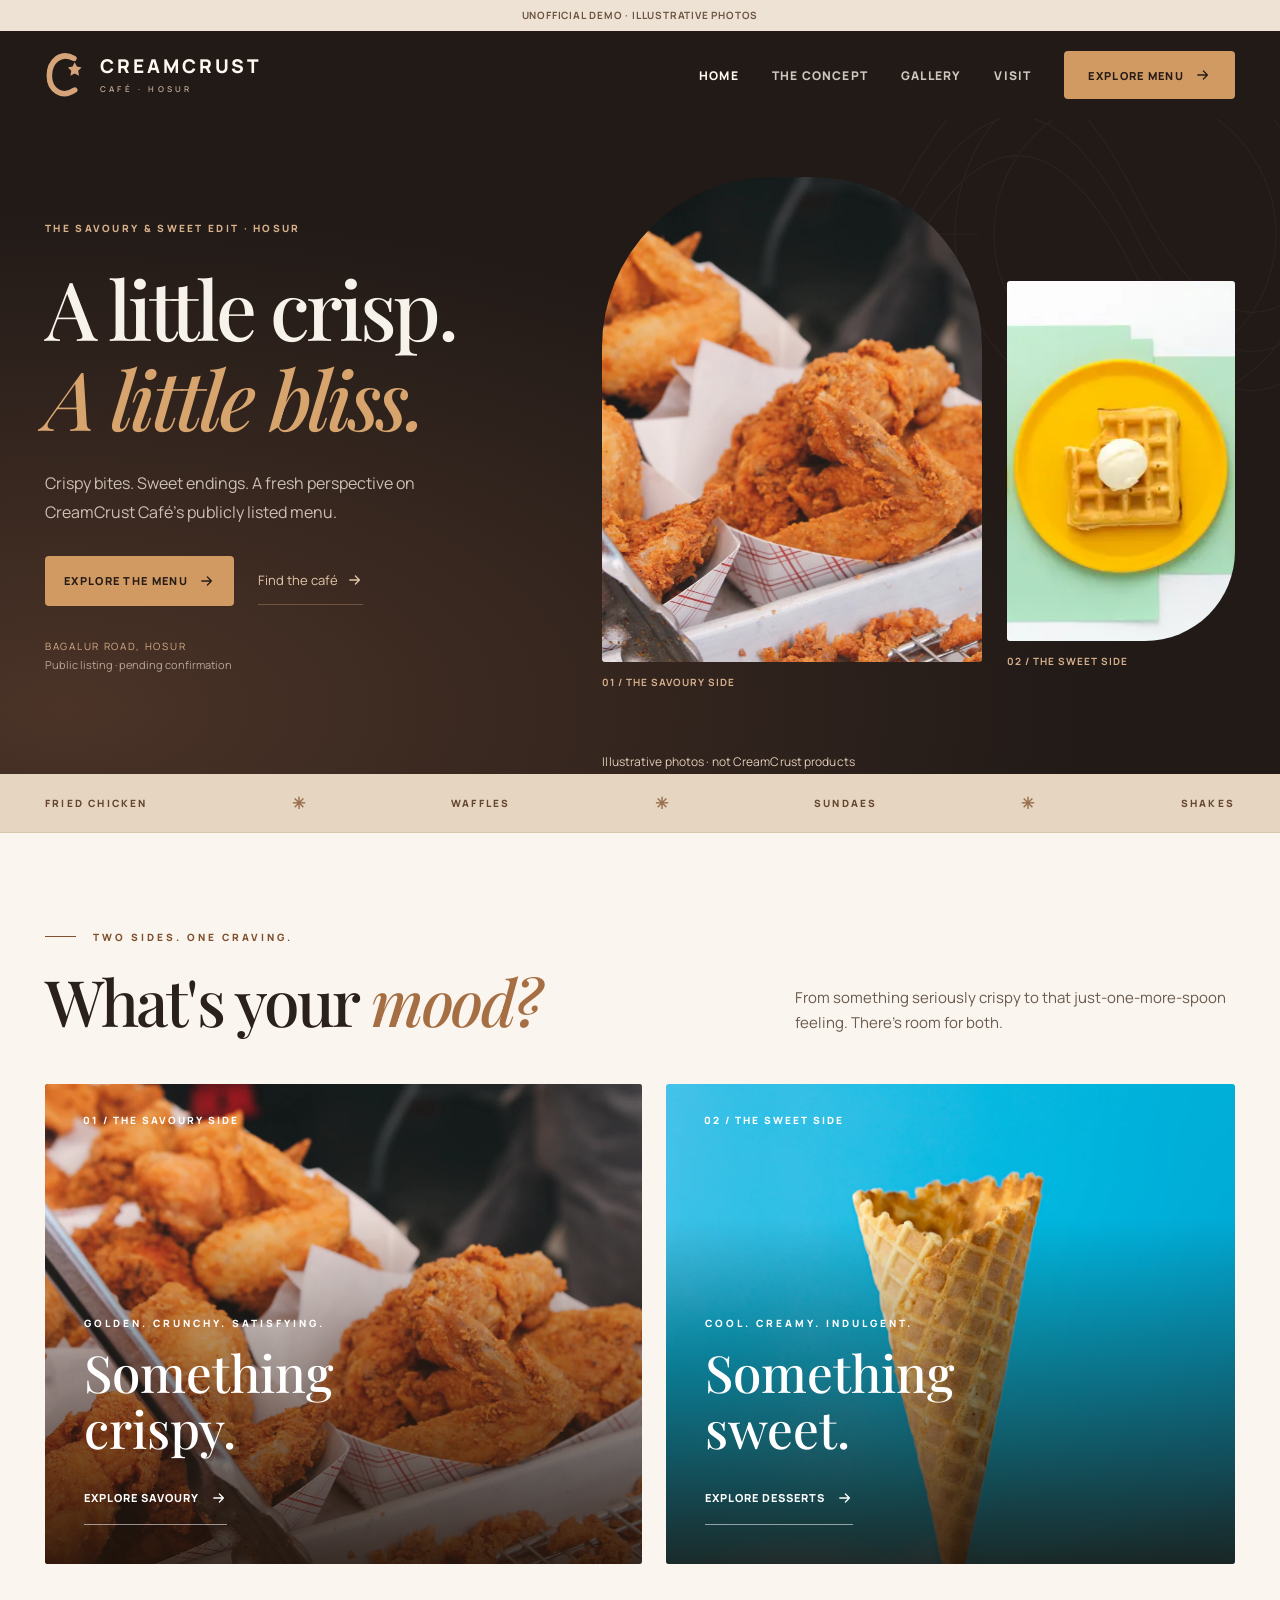
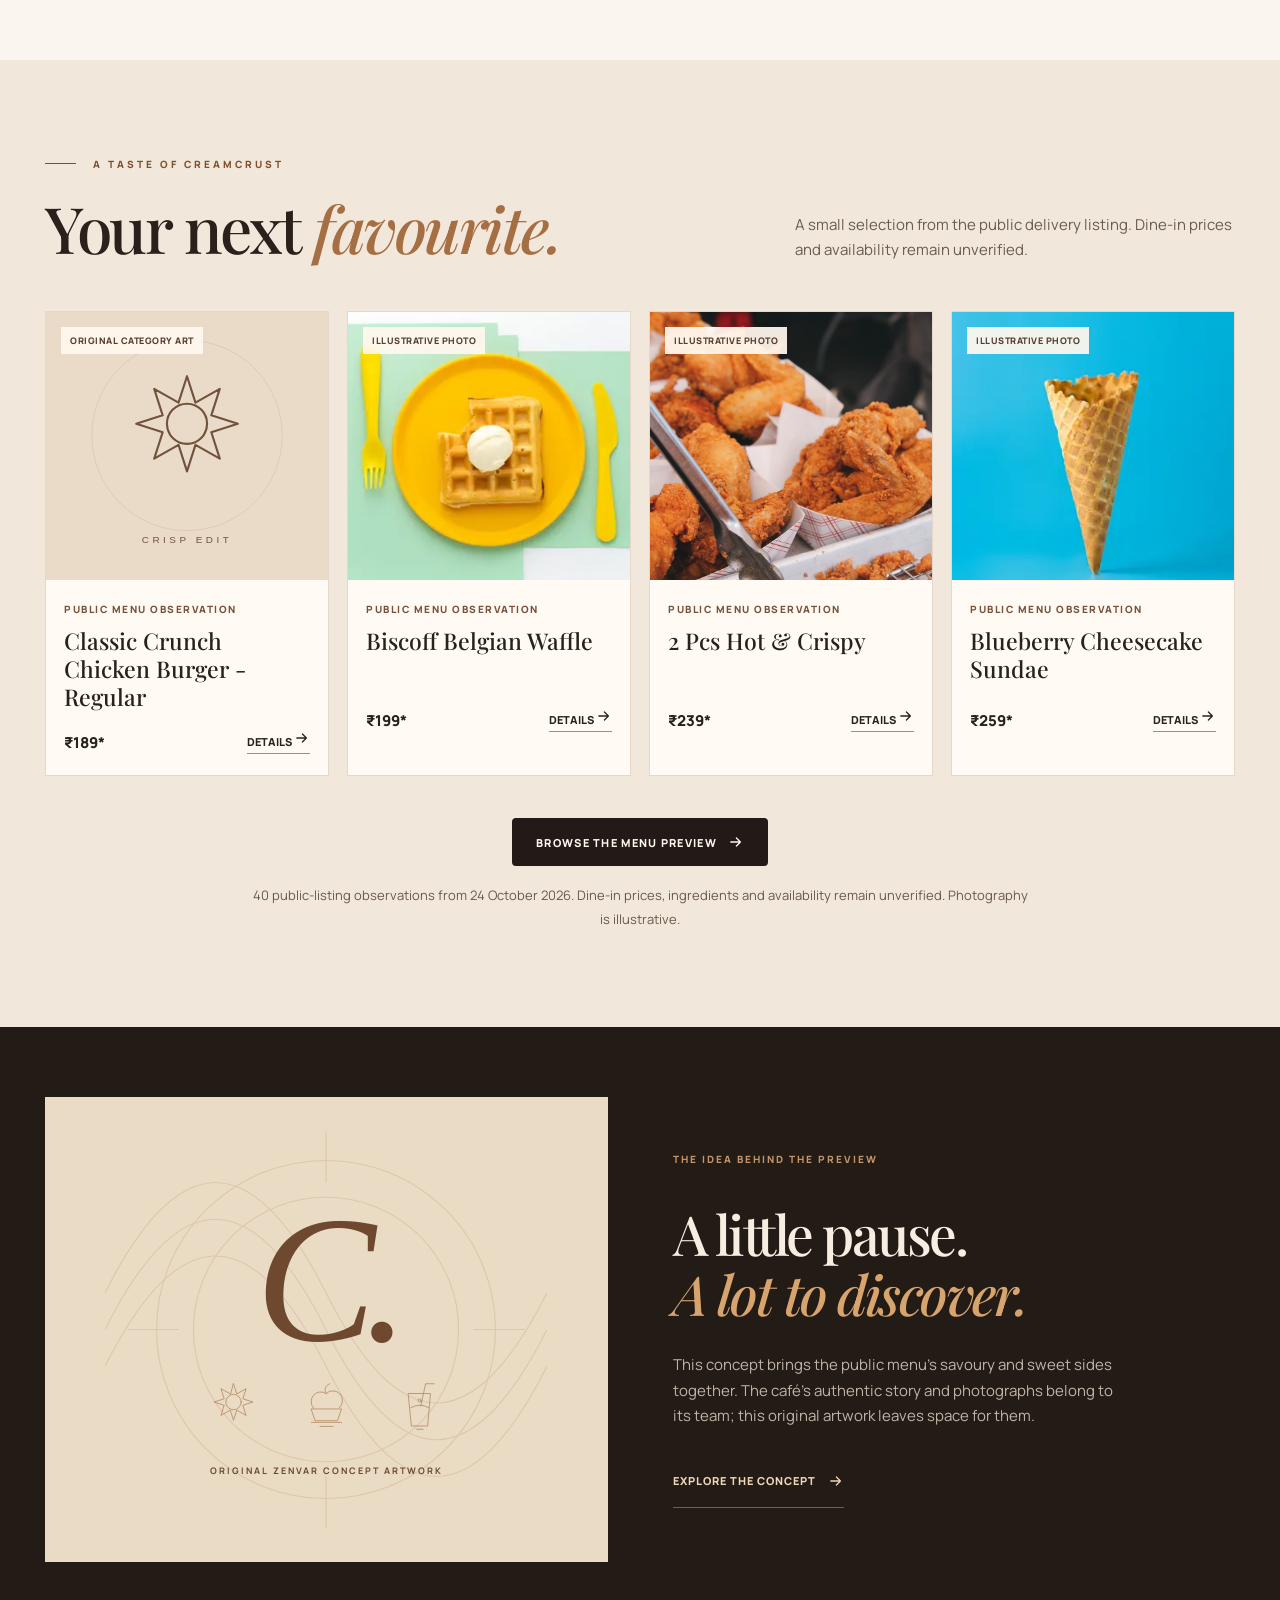
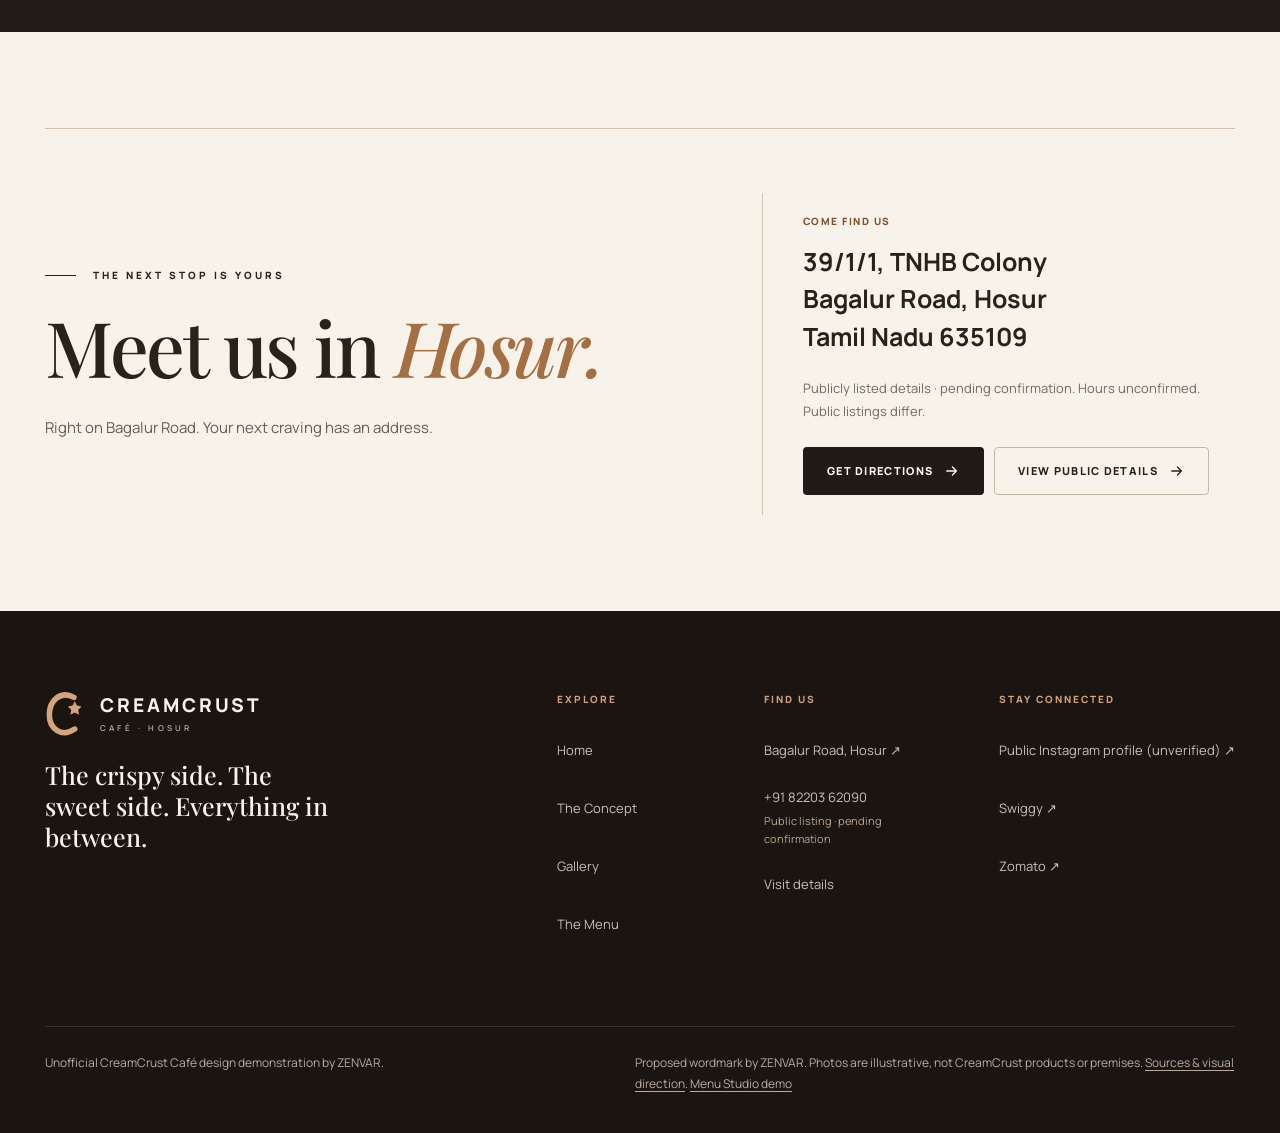
<file: index.html>
<!doctype html><html lang="en"><head><meta charset="utf-8"><meta name="viewport" content="width=device-width,initial-scale=1"><meta name="theme-color" content="#211a17"><meta name="robots" content="noindex,nofollow"><meta name="description" content="An independent ZENVAR design demonstration for CreamCrust Cafe, Hosur. Not an official website."><title>A Little Crisp. A Little Bliss. · CreamCrust Café | ZENVAR Concept</title><link rel="preload" href="assets/fonts/font-0.woff2" as="font" type="font/woff2" crossorigin><link rel="preload" href="assets/fonts/font-4.woff2" as="font" type="font/woff2" crossorigin><link rel="preload" href="assets/fonts/font-5.woff2" as="font" type="font/woff2" crossorigin><link rel="preload" href="assets/fonts/font-6.woff2" as="font" type="font/woff2" crossorigin><link rel="icon" type="image/svg+xml" href="assets/favicon.svg"><link rel="stylesheet" href="assets/css/fonts.css"><link rel="stylesheet" href="assets/css/site.css"><link rel="stylesheet" href="assets/css/site-polish.css"><link rel="stylesheet" href="assets/css/no-contact.css"></head><body><div class="concept-ribbon" role="region" aria-label="Preview status">UNOFFICIAL DEMO · ILLUSTRATIVE PHOTOS</div><a class="skip-link" href="#main">Skip to content</a><header class="brand-header"><div class="container header-main"><a class="brandmark" href="index.html" aria-label="CreamCrust homepage — proposed ZENVAR wordmark" title="Proposed wordmark by ZENVAR"><svg class="brand-icon" viewBox="0 0 52 58" fill="none" aria-hidden="true"><path d="M36 8C19-1 5 12 5 30s16 29 32 18" stroke="currentColor" stroke-width="7" stroke-linecap="round"/><path d="m37 13 2.7 5.4 6 1-4.3 4.3 1 6.2-5.4-2.9-5.4 2.9 1-6.2-4.3-4.3 6-1L37 13Z" fill="currentColor"/></svg><span class="brand-word">CREAMCRUST<small>CAFÉ · HOSUR</small></span></a><nav class="header-links" aria-label="Main navigation"><a class="is-active" href="index.html">Home</a><a class="" href="story/">The Concept</a><a class="" href="gallery/">Gallery</a><a class="" href="visit/">Visit</a><a class="button button-primary" href="menu/">EXPLORE MENU <svg width="16" height="16" viewBox="0 0 20 20" fill="none" aria-hidden="true"><path d="M3.5 10h12m-5-5 5 5-5 5" stroke="currentColor" stroke-width="1.6" stroke-linecap="round" stroke-linejoin="round"/></svg></a></nav><a class="mobile-menu-link" href="menu/">Menu ↗</a><button class="menu-toggle" type="button" aria-expanded="false" aria-controls="nav-mobile" aria-label="Open navigation"><svg width="20" height="20" viewBox="0 0 20 20" fill="none"><path d="M2 5h16M2 10h16M2 15h16" stroke="currentColor" stroke-width="1.5"/></svg></button></div><nav class="nav-mobile" id="nav-mobile" aria-label="Mobile navigation"><a href="index.html">Home</a><a href="story/">The Concept</a><a href="gallery/">Gallery</a><a href="visit/">Visit</a><a href="menu/">Explore the Menu ↗</a></nav></header><main id="main"><section class="hero" aria-label="CreamCrust homepage hero"><div class="container hero-grid"><div class="hero-copy"><p class="eyebrow">THE SAVOURY &amp; SWEET EDIT · HOSUR</p><h1 class="display"><span class="line">A little crisp.</span><span class="line"><em>A little bliss.</em></span></h1><p class="hero-description">Crispy bites. Sweet endings. A fresh perspective on CreamCrust Café’s publicly listed menu.</p><div class="hero-actions"><a href="menu/" class="button button-primary">EXPLORE THE MENU <svg width="16" height="16" viewBox="0 0 20 20" fill="none" aria-hidden="true"><path d="M3.5 10h12m-5-5 5 5-5 5" stroke="currentColor" stroke-width="1.6" stroke-linecap="round" stroke-linejoin="round"/></svg></a><a href="visit/" class="hero-text-link">Find the café <svg width="16" height="16" viewBox="0 0 20 20" fill="none" aria-hidden="true"><path d="M3.5 10h12m-5-5 5 5-5 5" stroke="currentColor" stroke-width="1.6" stroke-linecap="round" stroke-linejoin="round"/></svg></a></div><p class="hero-location">BAGALUR ROAD, HOSUR <span>Public listing · pending confirmation</span></p></div><div class="hero-art"><figure class="hero-main-photo"><img src="assets/images/nc-chicken.webp" srcset="assets/images/nc-chicken-small.webp 320w, assets/images/nc-chicken-medium.webp 640w, assets/images/nc-chicken.webp 1200w" sizes="(max-width:760px) 420px, (max-width:1100px) 600px, 780px" data-fallback="/assets/art/hero-fallback.svg" alt="Fried chicken on brown paper; illustrative category photograph; not a CreamCrust product" width="1200" height="800" fetchpriority="high"><figcaption>01 / THE SAVOURY SIDE</figcaption></figure><figure class="hero-spot-photo"><img src="assets/images/nc-waffle.webp" srcset="assets/images/nc-waffle-small.webp 320w, assets/images/nc-waffle-medium.webp 640w, assets/images/nc-waffle.webp 1200w" sizes="(max-width:760px) 34vw, 20vw" data-fallback="/assets/art/hero-fallback.svg" alt="Waffles with ice cream; illustrative category photograph; not a CreamCrust product" width="1200" height="1385"><figcaption>02 / THE SWEET SIDE</figcaption></figure><p class="hero-photo-caption">Illustrative photos · not CreamCrust products</p></div></div></section><div class="range-strip"><div class="container"><span>FRIED CHICKEN</span><i>✳</i><span>WAFFLES</span><i>✳</i><span>SUNDAES</span><i>✳</i><span>SHAKES</span></div></div>
<section class="section-pad craving-section" id="cravings"><div class="container"><div class="section-heading"><div><p class="eyebrow"><span class="tiny-line"></span> TWO SIDES. ONE CRAVING.</p><h2 class="display section-title">What's your <em>mood?</em></h2></div><p class="section-note">From something seriously crispy to that just-one-more-spoon feeling. There's room for both.</p></div><div class="craving-grid"><a class="craving-card crispy" href="menu/#category-fried-chicken"><div class="image-visual"><img src="assets/images/nc-chicken.webp" srcset="assets/images/nc-chicken-small.webp 320w, assets/images/nc-chicken-medium.webp 640w, assets/images/nc-chicken.webp 1200w" sizes="(max-width:760px) 600px, 900px" data-fallback="/assets/art/category-crisp.svg" alt="Fried chicken on brown paper; illustrative category photograph; not a CreamCrust product" width="1100" height="1100" loading="lazy"></div><span class="card-top">01 / THE SAVOURY SIDE</span><div class="content"><p class="eyebrow">GOLDEN. CRUNCHY. SATISFYING.</p><h3>Something<br>crispy.</h3><span class="small-arrow">EXPLORE SAVOURY <svg width="16" height="16" viewBox="0 0 20 20" fill="none" aria-hidden="true"><path d="M3.5 10h12m-5-5 5 5-5 5" stroke="currentColor" stroke-width="1.6" stroke-linecap="round" stroke-linejoin="round"/></svg></span></div></a><a class="craving-card sweet" href="menu/#category-sundaes"><div class="image-visual"><img src="assets/images/nc-icecream.webp" srcset="assets/images/nc-icecream-small.webp 320w, assets/images/nc-icecream-medium.webp 640w, assets/images/nc-icecream.webp 1200w" sizes="(max-width:760px) 600px, 900px" data-fallback="/assets/art/category-sweet.svg" alt="Ice cream cone against a coloured background; illustrative photograph; not a CreamCrust product" width="1100" height="1100" loading="lazy"></div><span class="card-top">02 / THE SWEET SIDE</span><div class="content"><p class="eyebrow">COOL. CREAMY. INDULGENT.</p><h3>Something<br>sweet.</h3><span class="small-arrow">EXPLORE DESSERTS <svg width="16" height="16" viewBox="0 0 20 20" fill="none" aria-hidden="true"><path d="M3.5 10h12m-5-5 5 5-5 5" stroke="currentColor" stroke-width="1.6" stroke-linecap="round" stroke-linejoin="round"/></svg></span></div></a></div></div></section>
<section class="section-pad feature-section" id="features"><div class="container"><div class="section-heading"><div><p class="eyebrow"><span class="tiny-line"></span> A TASTE OF CREAMCRUST</p><h2 class="display section-title">Your next <em>favourite.</em></h2></div><p class="section-note">A small selection from the public delivery listing. Dine-in prices and availability remain unverified.</p></div><div class="featured-items"><article class="featured-item" data-featured="classic-crunch-chicken-burger-regular"><a class="featured-image" href="menu/?item=classic-crunch-chicken-burger-regular" aria-label="View Classic Crunch Chicken Burger - Regular"><img src="assets/art/category-crisp.svg" data-fallback="/assets/art/category-crisp.svg" alt="Category illustration, not a photograph of this menu item" width="550" height="524" loading="lazy"><span>Original category art</span></a><div class="featured-content"><p>Public menu observation</p><h3>Classic Crunch Chicken Burger - Regular</h3><div class="featured-meta"><span class="price-text">₹189*</span><a href="menu/?item=classic-crunch-chicken-burger-regular">Details <svg width="16" height="16" viewBox="0 0 20 20" fill="none" aria-hidden="true"><path d="M3.5 10h12m-5-5 5 5-5 5" stroke="currentColor" stroke-width="1.6" stroke-linecap="round" stroke-linejoin="round"/></svg></a></div></div></article><article class="featured-item" data-featured="biscoff-belgian-waffle"><a class="featured-image" href="menu/?item=biscoff-belgian-waffle" aria-label="View Biscoff Belgian Waffle"><img src="assets/images/nc-waffle.webp" srcset="assets/images/nc-waffle-small.webp 320w, assets/images/nc-waffle-medium.webp 640w, assets/images/nc-waffle.webp 1200w" sizes="(max-width:760px) 48vw, 23vw" data-fallback="/assets/art/category-crisp.svg" alt="Waffles with ice cream; illustrative category photograph; not a CreamCrust product" width="550" height="524" loading="lazy"><span>Illustrative photo</span></a><div class="featured-content"><p>Public menu observation</p><h3>Biscoff Belgian Waffle</h3><div class="featured-meta"><span class="price-text">₹199*</span><a href="menu/?item=biscoff-belgian-waffle">Details <svg width="16" height="16" viewBox="0 0 20 20" fill="none" aria-hidden="true"><path d="M3.5 10h12m-5-5 5 5-5 5" stroke="currentColor" stroke-width="1.6" stroke-linecap="round" stroke-linejoin="round"/></svg></a></div></div></article><article class="featured-item" data-featured="2-pcs-hot-crispy"><a class="featured-image" href="menu/?item=2-pcs-hot-crispy" aria-label="View 2 Pcs Hot &amp; Crispy"><img src="assets/images/nc-chicken.webp" srcset="assets/images/nc-chicken-small.webp 320w, assets/images/nc-chicken-medium.webp 640w, assets/images/nc-chicken.webp 1200w" sizes="(max-width:760px) 48vw, 23vw" data-fallback="/assets/art/category-crisp.svg" alt="Fried chicken on brown paper; illustrative category photograph; not a CreamCrust product" width="550" height="524" loading="lazy"><span>Illustrative photo</span></a><div class="featured-content"><p>Public menu observation</p><h3>2 Pcs Hot &amp; Crispy</h3><div class="featured-meta"><span class="price-text">₹239*</span><a href="menu/?item=2-pcs-hot-crispy">Details <svg width="16" height="16" viewBox="0 0 20 20" fill="none" aria-hidden="true"><path d="M3.5 10h12m-5-5 5 5-5 5" stroke="currentColor" stroke-width="1.6" stroke-linecap="round" stroke-linejoin="round"/></svg></a></div></div></article><article class="featured-item" data-featured="blueberry-cheesecake-sundae"><a class="featured-image" href="menu/?item=blueberry-cheesecake-sundae" aria-label="View Blueberry Cheesecake Sundae"><img src="assets/images/nc-icecream.webp" srcset="assets/images/nc-icecream-small.webp 320w, assets/images/nc-icecream-medium.webp 640w, assets/images/nc-icecream.webp 1200w" sizes="(max-width:760px) 48vw, 23vw" data-fallback="/assets/art/category-crisp.svg" alt="Ice cream cone against a coloured background; illustrative photograph; not a CreamCrust product" width="550" height="524" loading="lazy"><span>Illustrative photo</span></a><div class="featured-content"><p>Public menu observation</p><h3>Blueberry Cheesecake Sundae</h3><div class="featured-meta"><span class="price-text">₹259*</span><a href="menu/?item=blueberry-cheesecake-sundae">Details <svg width="16" height="16" viewBox="0 0 20 20" fill="none" aria-hidden="true"><path d="M3.5 10h12m-5-5 5 5-5 5" stroke="currentColor" stroke-width="1.6" stroke-linecap="round" stroke-linejoin="round"/></svg></a></div></div></article></div><div class="center-cta"><a class="button button-light" href="menu/">BROWSE THE MENU PREVIEW <svg width="16" height="16" viewBox="0 0 20 20" fill="none" aria-hidden="true"><path d="M3.5 10h12m-5-5 5 5-5 5" stroke="currentColor" stroke-width="1.6" stroke-linecap="round" stroke-linejoin="round"/></svg></a><p class="price-context">40 public-listing observations from 24 October 2026. Dine-in prices, ingredients and availability remain unverified. Photography is illustrative.</p></div></div></section>
<section class="story-band"><div class="container story-layout"><div class="concept-art-panel"><img class="concept-pattern" src="assets/art/editorial-pattern.svg" alt="" width="240" height="240" loading="lazy"><p class="art-monogram" aria-hidden="true">C.</p><div class="art-ornaments"><img src="assets/art/ornament-crisp.svg" alt="Original savoury ornament" width="80" height="80" loading="lazy"><img src="assets/art/ornament-sweet.svg" alt="Original dessert ornament" width="80" height="80" loading="lazy"><img src="assets/art/ornament-sip.svg" alt="Original drink ornament" width="80" height="80" loading="lazy"></div><p>ORIGINAL ZENVAR CONCEPT ARTWORK</p></div><div class="story-copy"><p class="eyebrow">THE IDEA BEHIND THE PREVIEW</p><h2 class="display">A little pause.<br><em>A lot to discover.</em></h2><p>This concept brings the public menu’s savoury and sweet sides together. The café’s authentic story and photographs belong to its team; this original artwork leaves space for them.</p><a class="small-arrow" href="story/">EXPLORE THE CONCEPT <svg width="16" height="16" viewBox="0 0 20 20" fill="none" aria-hidden="true"><path d="M3.5 10h12m-5-5 5 5-5 5" stroke="currentColor" stroke-width="1.6" stroke-linecap="round" stroke-linejoin="round"/></svg></a></div></div></section>
<section class="section-pad visit-section" id="visit"><div class="container"><div class="visit-panel"><div><p class="eyebrow"><span class="tiny-line"></span> THE NEXT STOP IS YOURS</p><h2 class="display">Meet us in <em>Hosur.</em></h2><p class="section-note">Right on Bagalur Road. Your next craving has an address.</p></div><div class="visit-info"><p class="info-label">COME FIND US</p><h3>39/1/1, TNHB Colony<br>Bagalur Road, Hosur<br>Tamil Nadu 635109</h3><p>Publicly listed details · pending confirmation. Hours unconfirmed. Public listings differ.</p><div class="visit-buttons"><a class="button button-light" href="https://www.google.com/maps/search/?api=1&query=CreamCrust+Cafe+Bagalur+Road+Hosur" target="_blank" rel="noopener noreferrer">GET DIRECTIONS <svg width="16" height="16" viewBox="0 0 20 20" fill="none" aria-hidden="true"><path d="M3.5 10h12m-5-5 5 5-5 5" stroke="currentColor" stroke-width="1.6" stroke-linecap="round" stroke-linejoin="round"/></svg></a><a class="button button-outline" href="visit/">VIEW PUBLIC DETAILS <svg width="16" height="16" viewBox="0 0 20 20" fill="none" aria-hidden="true"><path d="M3.5 10h12m-5-5 5 5-5 5" stroke="currentColor" stroke-width="1.6" stroke-linecap="round" stroke-linejoin="round"/></svg></a></div></div></div></div></section></main><footer class="brand-footer"><div class="container"><div class="footer-top"><div><a class="brandmark" href="index.html" aria-label="CreamCrust homepage — proposed ZENVAR wordmark" title="Proposed wordmark by ZENVAR"><svg class="brand-icon" viewBox="0 0 52 58" fill="none" aria-hidden="true"><path d="M36 8C19-1 5 12 5 30s16 29 32 18" stroke="currentColor" stroke-width="7" stroke-linecap="round"/><path d="m37 13 2.7 5.4 6 1-4.3 4.3 1 6.2-5.4-2.9-5.4 2.9 1-6.2-4.3-4.3 6-1L37 13Z" fill="currentColor"/></svg><span class="brand-word">CREAMCRUST<small>CAFÉ · HOSUR</small></span></a><p class="footer-statement">The crispy side. The sweet side. Everything in between.</p></div><div class="footer-column"><p class="footer-heading">Explore</p><a href="index.html">Home</a><a href="story/">The Concept</a><a href="gallery/">Gallery</a><a href="menu/">The Menu</a></div><div class="footer-column"><p class="footer-heading">Find us</p><a href="https://www.google.com/maps/search/?api=1&query=CreamCrust+Cafe+Bagalur+Road+Hosur" target="_blank" rel="noopener noreferrer">Bagalur Road, Hosur ↗</a><span class="public-phone">+91 82203 62090</span><small class="public-detail-note">Public listing · pending confirmation</small><a href="visit/">Visit details</a></div><div class="footer-column"><p class="footer-heading">Stay connected</p><a href="https://www.instagram.com/creamcrust.cafe/" target="_blank" rel="noopener noreferrer">Public Instagram profile (unverified) ↗</a><a href="https://www.swiggy.com/city/hosur/creamcrust-cafe-hosur-city-rest1196332" target="_blank" rel="noopener noreferrer">Swiggy ↗</a><a href="https://www.zomato.com/hosur/cream-crust-cafe-hosur-locality" target="_blank" rel="noopener noreferrer">Zomato ↗</a></div></div><div class="footer-bottom"><span>Unofficial CreamCrust Café design demonstration by ZENVAR.</span><span>Proposed wordmark by ZENVAR. Photos are illustrative, not CreamCrust products or premises. <a href="gallery/">Sources &amp; visual direction</a>. <a href="studio/">Menu Studio demo</a></span></div></div></footer><script src="assets/js/business-data.js" defer></script><script src="assets/js/media.js" defer></script><script src="assets/js/menu-data.js" defer></script><script src="assets/js/catalog.js" defer></script><script src="assets/js/site.js" defer></script></body></html>
</file>
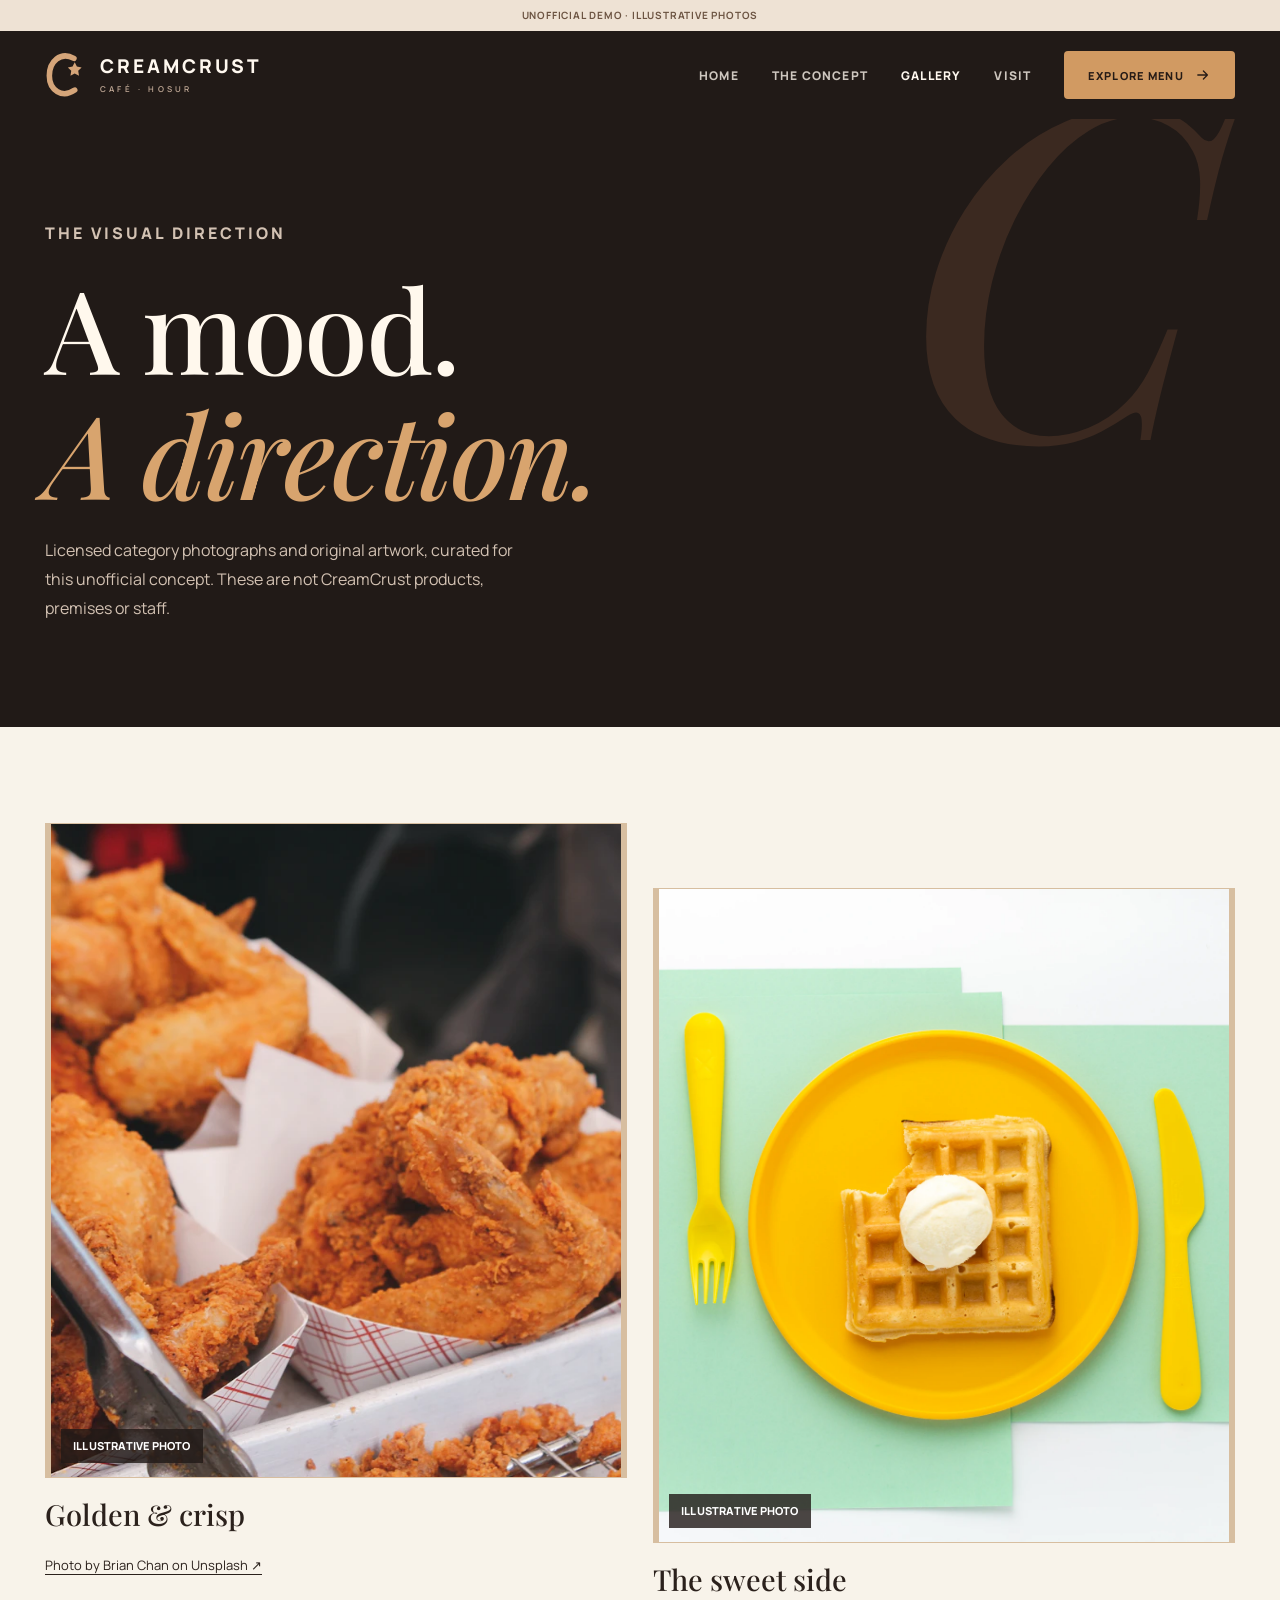
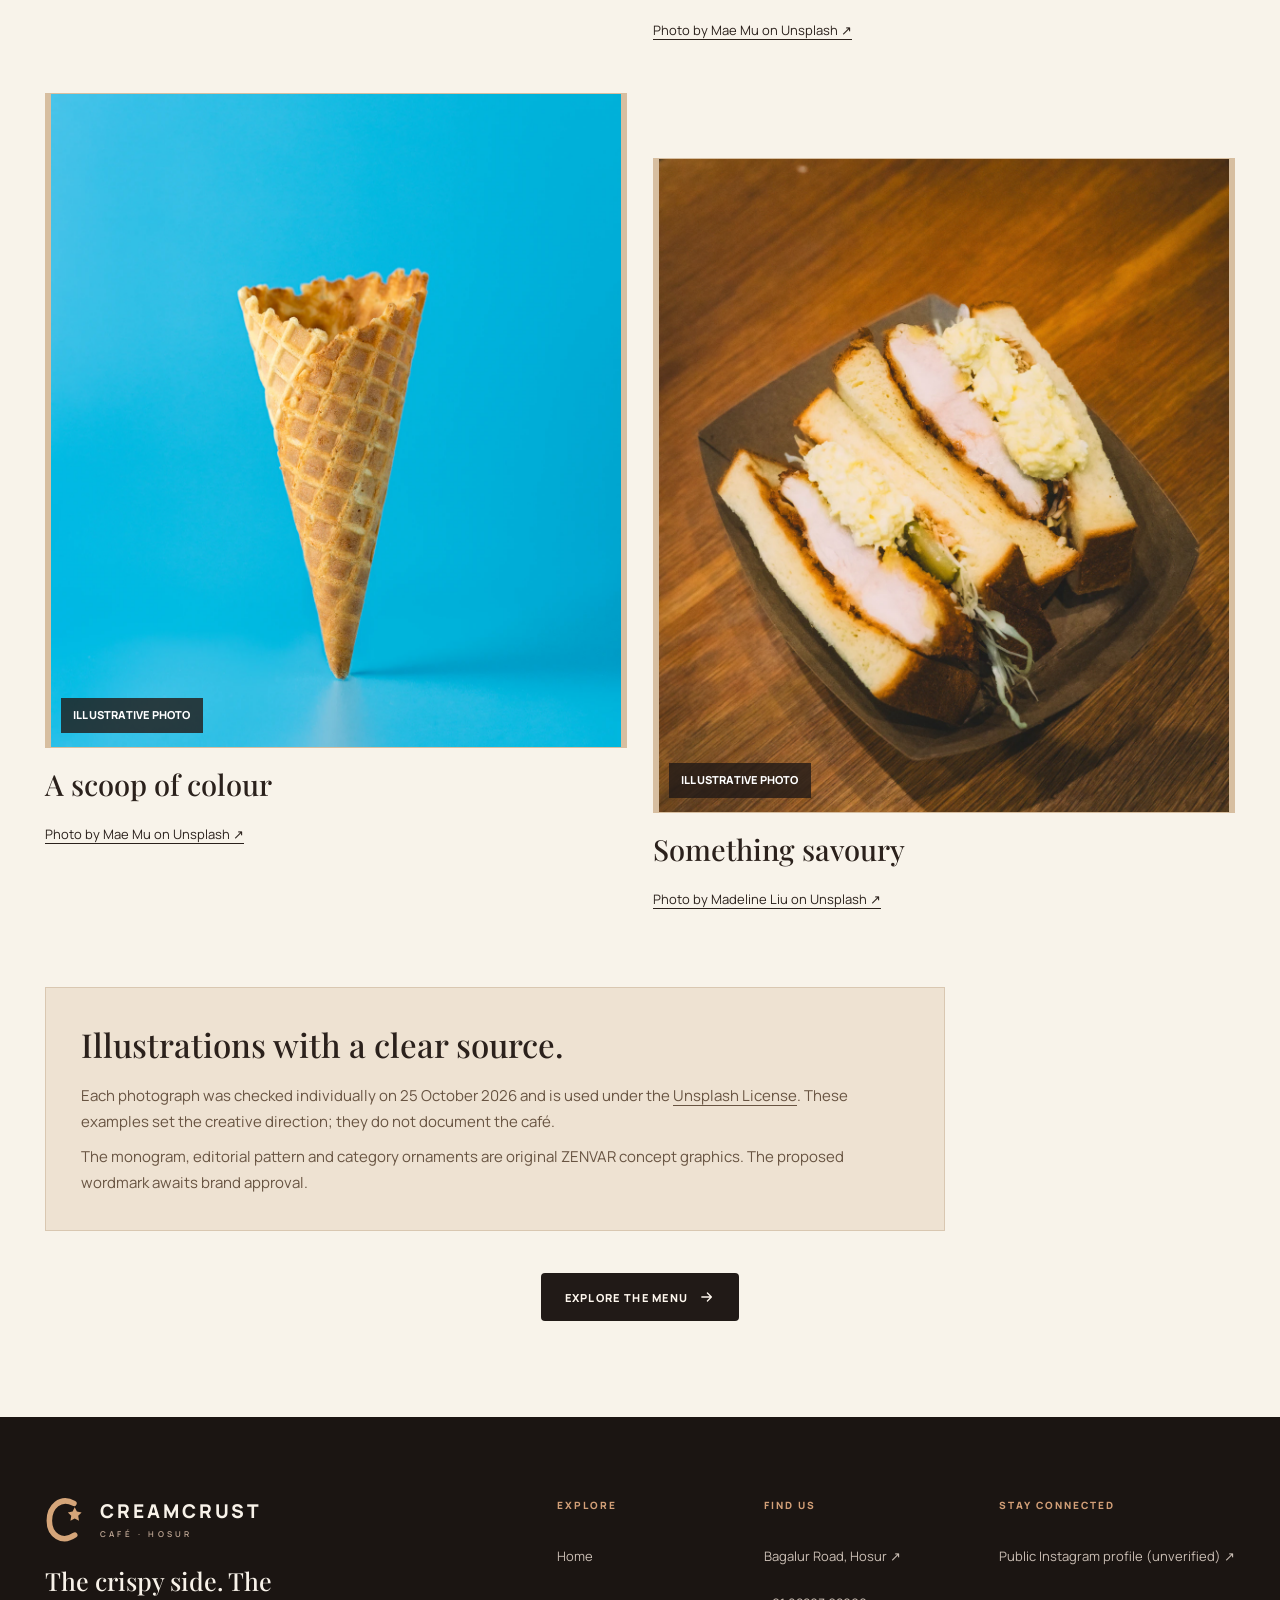
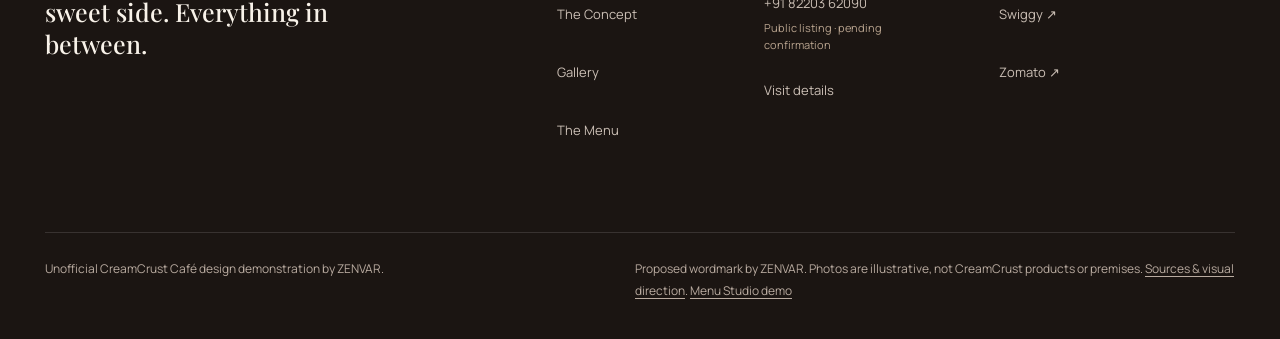
<file: gallery/index.html>
<!doctype html><html lang="en"><head><meta charset="utf-8"><meta name="viewport" content="width=device-width,initial-scale=1"><meta name="theme-color" content="#211a17"><meta name="robots" content="noindex,nofollow"><meta name="description" content="An independent ZENVAR design demonstration for CreamCrust Cafe, Hosur. Not an official website."><title>Gallery · CreamCrust Café | ZENVAR Concept</title><link rel="preload" href="../assets/fonts/font-0.woff2" as="font" type="font/woff2" crossorigin><link rel="preload" href="../assets/fonts/font-4.woff2" as="font" type="font/woff2" crossorigin><link rel="preload" href="../assets/fonts/font-5.woff2" as="font" type="font/woff2" crossorigin><link rel="preload" href="../assets/fonts/font-6.woff2" as="font" type="font/woff2" crossorigin><link rel="icon" type="image/svg+xml" href="../assets/favicon.svg"><link rel="stylesheet" href="../assets/css/fonts.css"><link rel="stylesheet" href="../assets/css/site.css"><link rel="stylesheet" href="../assets/css/site-polish.css"><link rel="stylesheet" href="../assets/css/no-contact.css"></head><body><div class="concept-ribbon" role="region" aria-label="Preview status">UNOFFICIAL DEMO · ILLUSTRATIVE PHOTOS</div><a class="skip-link" href="#main">Skip to content</a><header class="brand-header"><div class="container header-main"><a class="brandmark" href="../index.html" aria-label="CreamCrust homepage — proposed ZENVAR wordmark" title="Proposed wordmark by ZENVAR"><svg class="brand-icon" viewBox="0 0 52 58" fill="none" aria-hidden="true"><path d="M36 8C19-1 5 12 5 30s16 29 32 18" stroke="currentColor" stroke-width="7" stroke-linecap="round"/><path d="m37 13 2.7 5.4 6 1-4.3 4.3 1 6.2-5.4-2.9-5.4 2.9 1-6.2-4.3-4.3 6-1L37 13Z" fill="currentColor"/></svg><span class="brand-word">CREAMCRUST<small>CAFÉ · HOSUR</small></span></a><nav class="header-links" aria-label="Main navigation"><a class="" href="../index.html">Home</a><a class="" href="../story/">The Concept</a><a class="is-active" href="../gallery/">Gallery</a><a class="" href="../visit/">Visit</a><a class="button button-primary" href="../menu/">EXPLORE MENU <svg width="16" height="16" viewBox="0 0 20 20" fill="none" aria-hidden="true"><path d="M3.5 10h12m-5-5 5 5-5 5" stroke="currentColor" stroke-width="1.6" stroke-linecap="round" stroke-linejoin="round"/></svg></a></nav><a class="mobile-menu-link" href="../menu/">Menu ↗</a><button class="menu-toggle" type="button" aria-expanded="false" aria-controls="nav-mobile" aria-label="Open navigation"><svg width="20" height="20" viewBox="0 0 20 20" fill="none"><path d="M2 5h16M2 10h16M2 15h16" stroke="currentColor" stroke-width="1.5"/></svg></button></div><nav class="nav-mobile" id="nav-mobile" aria-label="Mobile navigation"><a href="../index.html">Home</a><a href="../story/">The Concept</a><a href="../gallery/">Gallery</a><a href="../visit/">Visit</a><a href="../menu/">Explore the Menu ↗</a></nav></header><main id="main"><section class="inner-hero"><div class="container"><p class="eyebrow">THE VISUAL DIRECTION</p><h1 class="display">A mood.<br><em>A direction.</em></h1><p>Licensed category photographs and original artwork, curated for this unofficial concept. These are not CreamCrust products, premises or staff.</p></div></section><section class="section-pad"><div class="container"><div class="direction-gallery"><article class="direction-tile"><button type="button" class="gallery-photo" data-image="../assets/images/nc-chicken.webp" data-label="Fried chicken on brown paper; illustrative category photograph; not a CreamCrust product" data-credit="Brian Chan" aria-label="View illustrative photograph by Brian Chan"><img src="../assets/images/nc-chicken.webp" srcset="../assets/images/nc-chicken-small.webp 320w, ../assets/images/nc-chicken-medium.webp 640w, ../assets/images/nc-chicken.webp 1200w" sizes="(max-width:760px) 420px, 900px" data-fallback="/assets/art/hero-fallback.svg" alt="Fried chicken on brown paper; illustrative category photograph; not a CreamCrust product" width="700" height="800" loading="lazy"><span>Illustrative photo</span></button><div class="direction-caption"><h2>Golden & crisp</h2><a href="https://unsplash.com/photos/fried-chicken-on-brown-paper-bag-NbXjZomyNEM" target="_blank" rel="noopener noreferrer">Photo by Brian Chan on Unsplash ↗</a></div></article><article class="direction-tile"><button type="button" class="gallery-photo" data-image="../assets/images/nc-waffle.webp" data-label="Waffles with ice cream; illustrative category photograph; not a CreamCrust product" data-credit="Mae Mu" aria-label="View illustrative photograph by Mae Mu"><img src="../assets/images/nc-waffle.webp" srcset="../assets/images/nc-waffle-small.webp 320w, ../assets/images/nc-waffle-medium.webp 640w, ../assets/images/nc-waffle.webp 1200w" sizes="(max-width:760px) 420px, 900px" data-fallback="/assets/art/hero-fallback.svg" alt="Waffles with ice cream; illustrative category photograph; not a CreamCrust product" width="700" height="800" loading="lazy"><span>Illustrative photo</span></button><div class="direction-caption"><h2>The sweet side</h2><a href="https://unsplash.com/photos/food-photography-of-waffles-with-vanilla-ice-cream-on-top-7Cui0fxsMzQ" target="_blank" rel="noopener noreferrer">Photo by Mae Mu on Unsplash ↗</a></div></article><article class="direction-tile"><button type="button" class="gallery-photo" data-image="../assets/images/nc-icecream.webp" data-label="Ice cream cone against a coloured background; illustrative photograph; not a CreamCrust product" data-credit="Mae Mu" aria-label="View illustrative photograph by Mae Mu"><img src="../assets/images/nc-icecream.webp" srcset="../assets/images/nc-icecream-small.webp 320w, ../assets/images/nc-icecream-medium.webp 640w, ../assets/images/nc-icecream.webp 1200w" sizes="(max-width:760px) 420px, 900px" data-fallback="/assets/art/hero-fallback.svg" alt="Ice cream cone against a coloured background; illustrative photograph; not a CreamCrust product" width="700" height="800" loading="lazy"><span>Illustrative photo</span></button><div class="direction-caption"><h2>A scoop of colour</h2><a href="https://unsplash.com/photos/ice-cream-cone-Rz5o0osnN6Q" target="_blank" rel="noopener noreferrer">Photo by Mae Mu on Unsplash ↗</a></div></article><article class="direction-tile"><button type="button" class="gallery-photo" data-image="../assets/images/nc-burger.webp" data-label="Fried chicken sandwich with cabbage and pickles; illustrative photograph; not a CreamCrust product" data-credit="Madeline Liu" aria-label="View illustrative photograph by Madeline Liu"><img src="../assets/images/nc-burger.webp" srcset="../assets/images/nc-burger-small.webp 320w, ../assets/images/nc-burger-medium.webp 640w, ../assets/images/nc-burger.webp 1200w" sizes="(max-width:760px) 420px, 900px" data-fallback="/assets/art/hero-fallback.svg" alt="Fried chicken sandwich with cabbage and pickles; illustrative photograph; not a CreamCrust product" width="700" height="800" loading="lazy"><span>Illustrative photo</span></button><div class="direction-caption"><h2>Something savoury</h2><a href="https://unsplash.com/photos/fried-chicken-sandwich-with-shredded-cabbage-and-pickles-nPiaQhPzqgE" target="_blank" rel="noopener noreferrer">Photo by Madeline Liu on Unsplash ↗</a></div></article></div><div class="rights-panel"><h2>Illustrations with a clear source.</h2><p>Each photograph was checked individually on 25 October 2026 and is used under the <a href="https://unsplash.com/license" target="_blank" rel="noopener noreferrer">Unsplash License</a>. These examples set the creative direction; they do not document the café.</p><p>The monogram, editorial pattern and category ornaments are original ZENVAR concept graphics. The proposed wordmark awaits brand approval.</p></div><div class="center-cta"><a class="button button-light" href="../menu/">EXPLORE THE MENU <svg width="16" height="16" viewBox="0 0 20 20" fill="none" aria-hidden="true"><path d="M3.5 10h12m-5-5 5 5-5 5" stroke="currentColor" stroke-width="1.6" stroke-linecap="round" stroke-linejoin="round"/></svg></a></div></div></section><dialog class="gallery-dialog" aria-label="Visual direction image viewer"><button type="button" class="dialog-close" aria-label="Close photo">×</button><img alt="Illustrative photograph"><p></p></dialog></main><footer class="brand-footer"><div class="container"><div class="footer-top"><div><a class="brandmark" href="../index.html" aria-label="CreamCrust homepage — proposed ZENVAR wordmark" title="Proposed wordmark by ZENVAR"><svg class="brand-icon" viewBox="0 0 52 58" fill="none" aria-hidden="true"><path d="M36 8C19-1 5 12 5 30s16 29 32 18" stroke="currentColor" stroke-width="7" stroke-linecap="round"/><path d="m37 13 2.7 5.4 6 1-4.3 4.3 1 6.2-5.4-2.9-5.4 2.9 1-6.2-4.3-4.3 6-1L37 13Z" fill="currentColor"/></svg><span class="brand-word">CREAMCRUST<small>CAFÉ · HOSUR</small></span></a><p class="footer-statement">The crispy side. The sweet side. Everything in between.</p></div><div class="footer-column"><p class="footer-heading">Explore</p><a href="../index.html">Home</a><a href="../story/">The Concept</a><a href="../gallery/">Gallery</a><a href="../menu/">The Menu</a></div><div class="footer-column"><p class="footer-heading">Find us</p><a href="https://www.google.com/maps/search/?api=1&query=CreamCrust+Cafe+Bagalur+Road+Hosur" target="_blank" rel="noopener noreferrer">Bagalur Road, Hosur ↗</a><span class="public-phone">+91 82203 62090</span><small class="public-detail-note">Public listing · pending confirmation</small><a href="../visit/">Visit details</a></div><div class="footer-column"><p class="footer-heading">Stay connected</p><a href="https://www.instagram.com/creamcrust.cafe/" target="_blank" rel="noopener noreferrer">Public Instagram profile (unverified) ↗</a><a href="https://www.swiggy.com/city/hosur/creamcrust-cafe-hosur-city-rest1196332" target="_blank" rel="noopener noreferrer">Swiggy ↗</a><a href="https://www.zomato.com/hosur/cream-crust-cafe-hosur-locality" target="_blank" rel="noopener noreferrer">Zomato ↗</a></div></div><div class="footer-bottom"><span>Unofficial CreamCrust Café design demonstration by ZENVAR.</span><span>Proposed wordmark by ZENVAR. Photos are illustrative, not CreamCrust products or premises. <a href="../gallery/">Sources &amp; visual direction</a>. <a href="../studio/">Menu Studio demo</a></span></div></div></footer><script src="../assets/js/business-data.js" defer></script><script src="../assets/js/media.js" defer></script><script src="../assets/js/menu-data.js" defer></script><script src="../assets/js/catalog.js" defer></script><script src="../assets/js/site.js" defer></script></body></html>
</file>
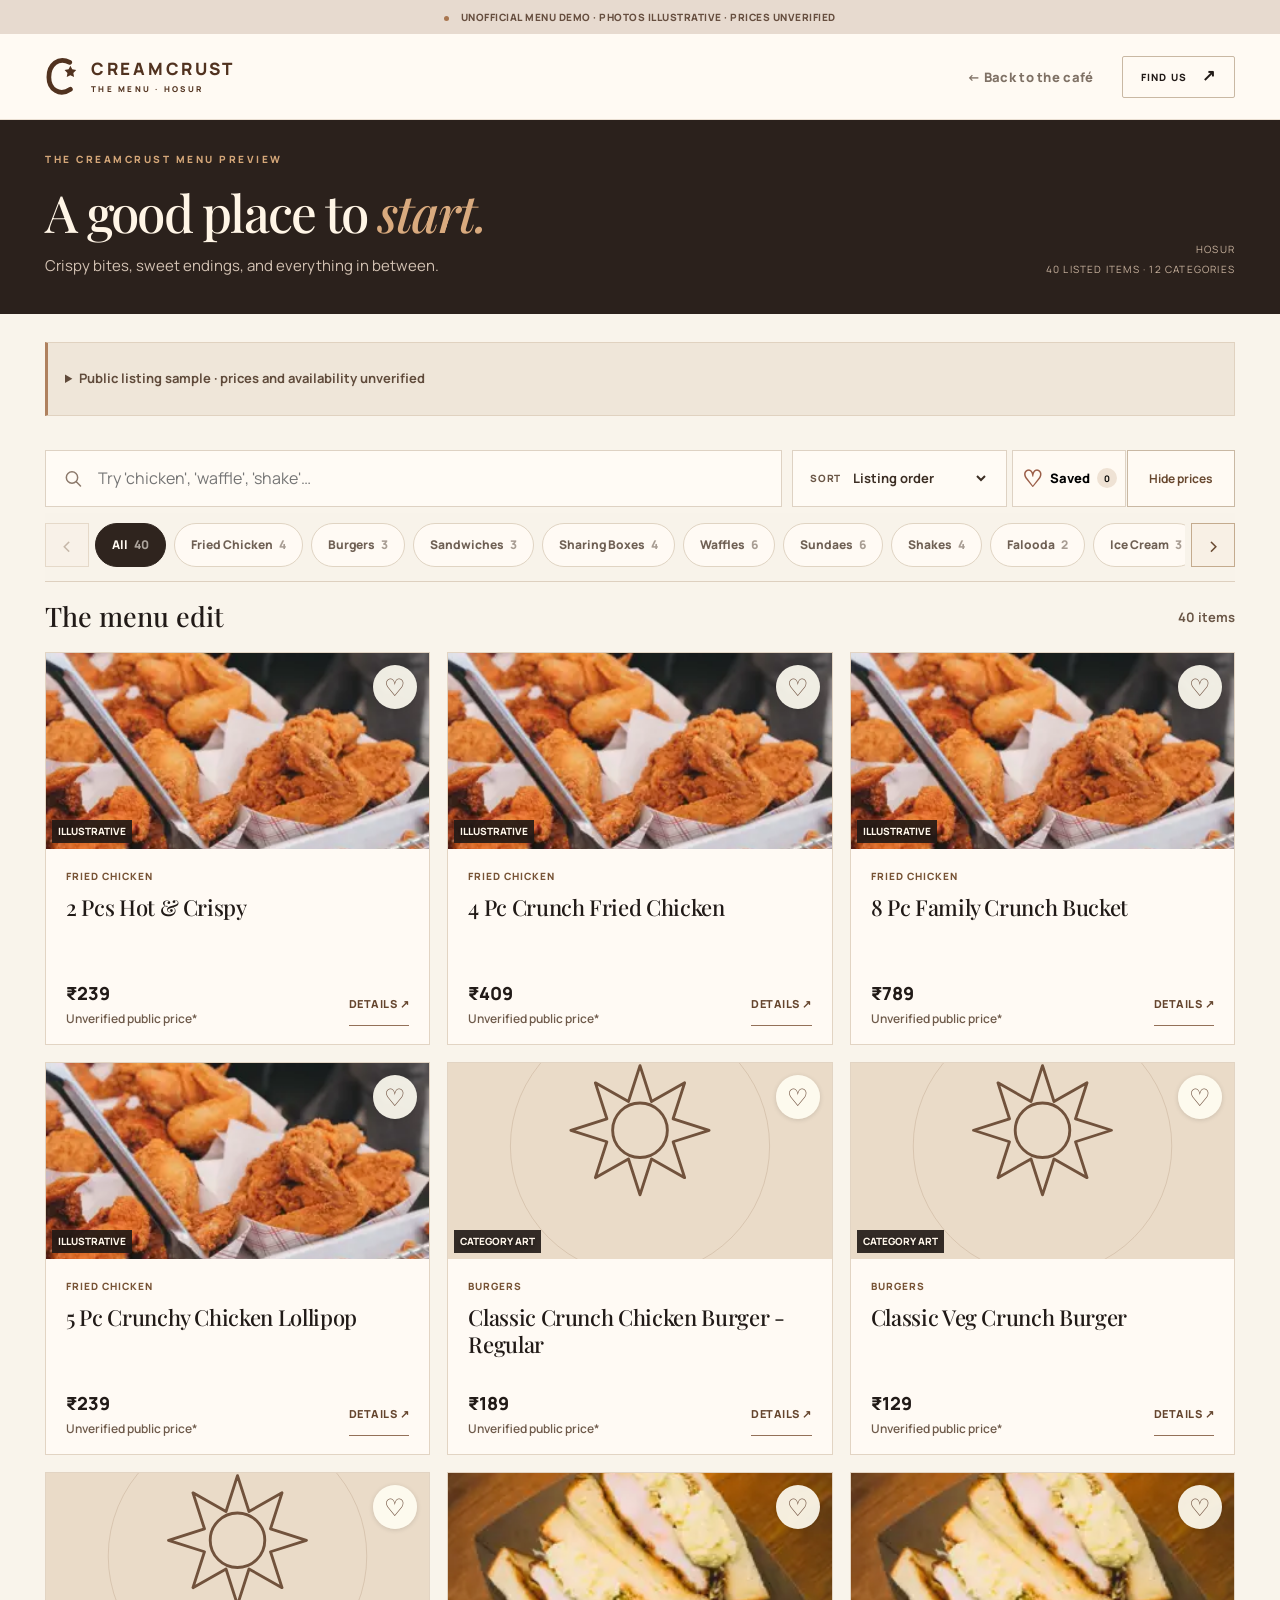
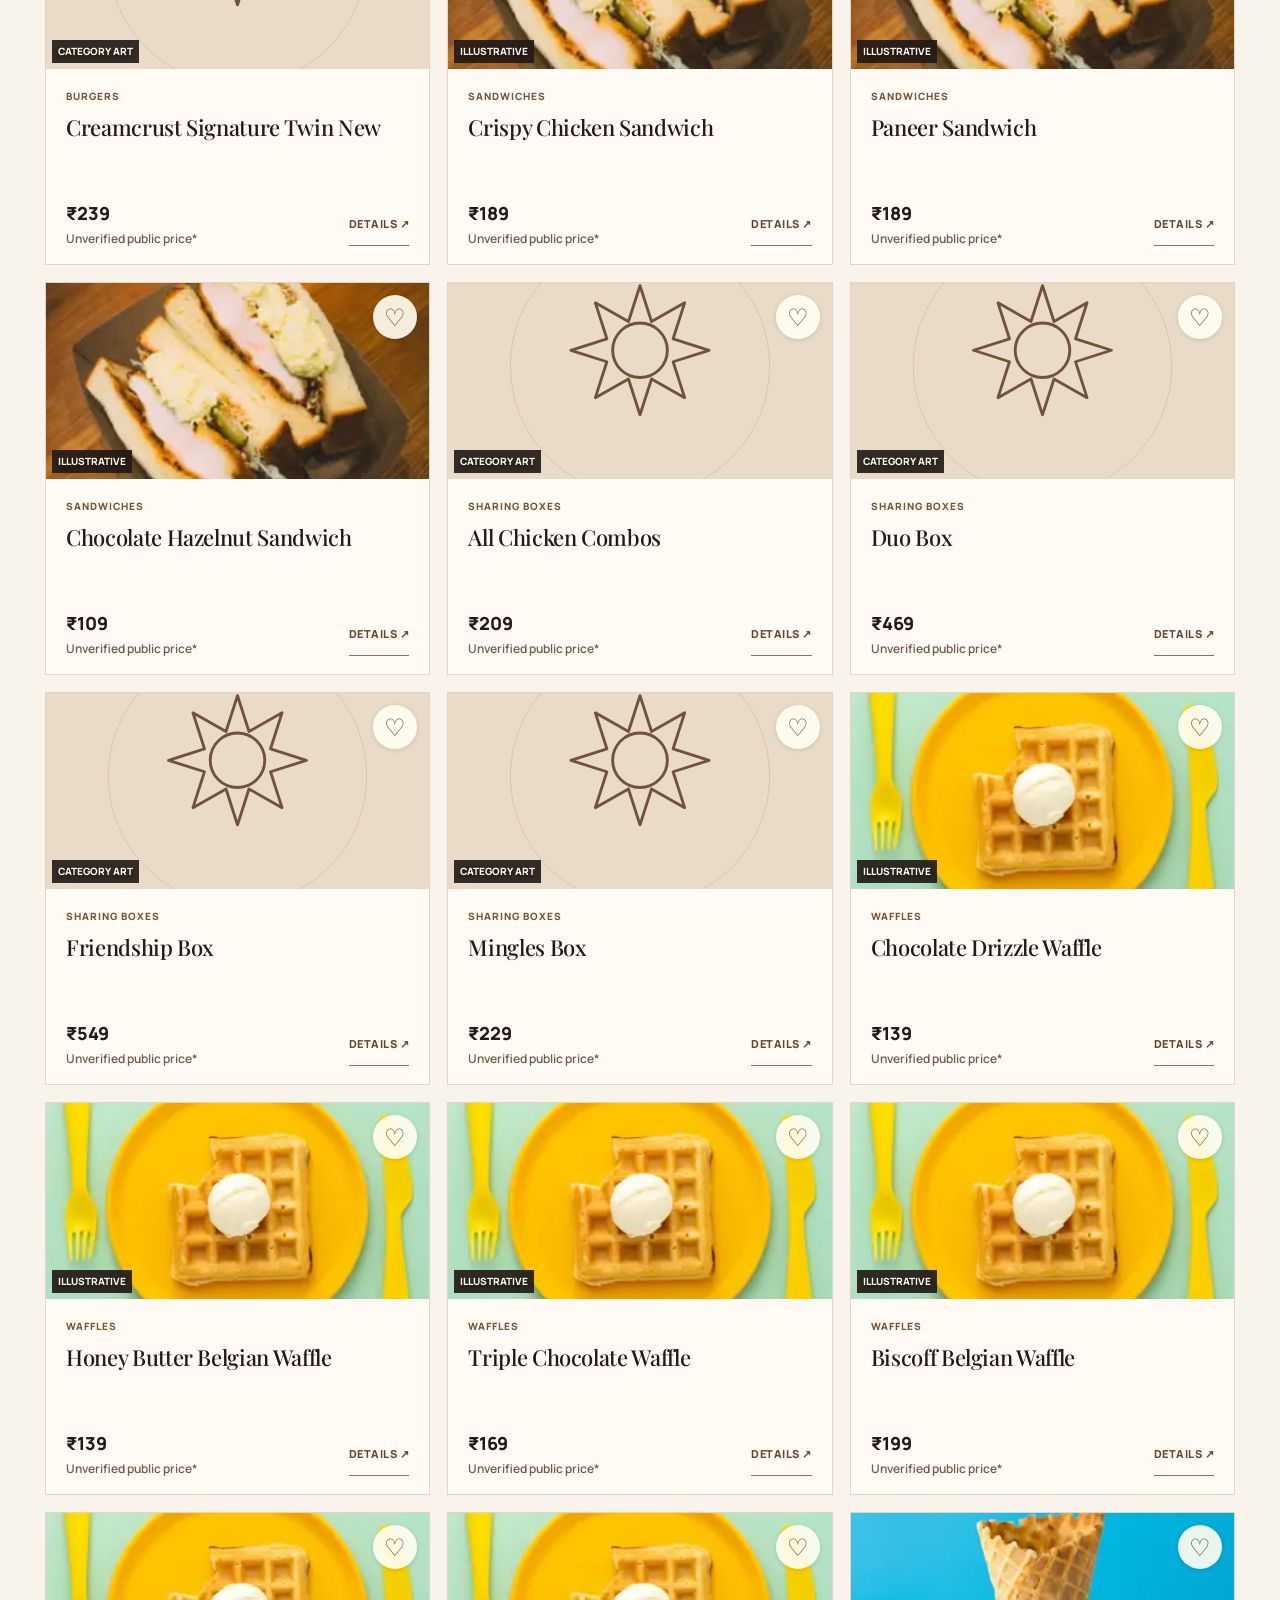
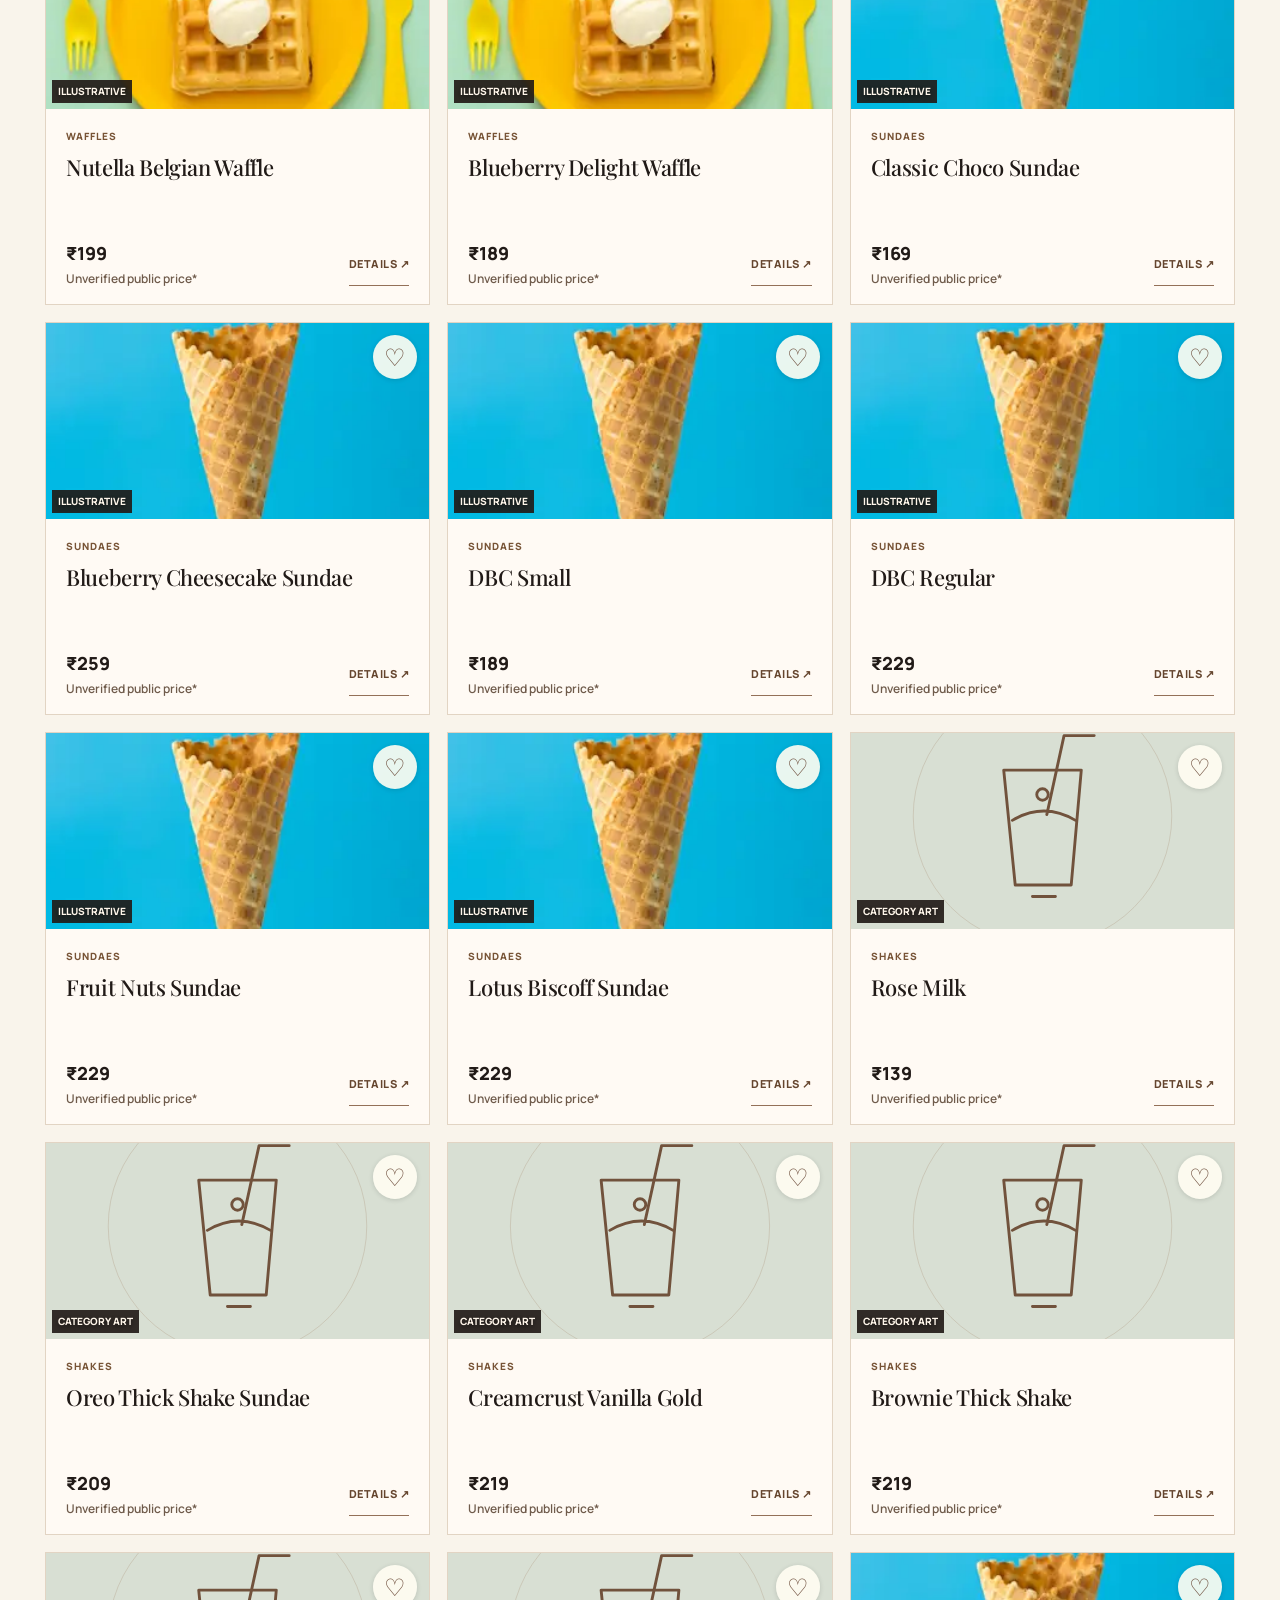
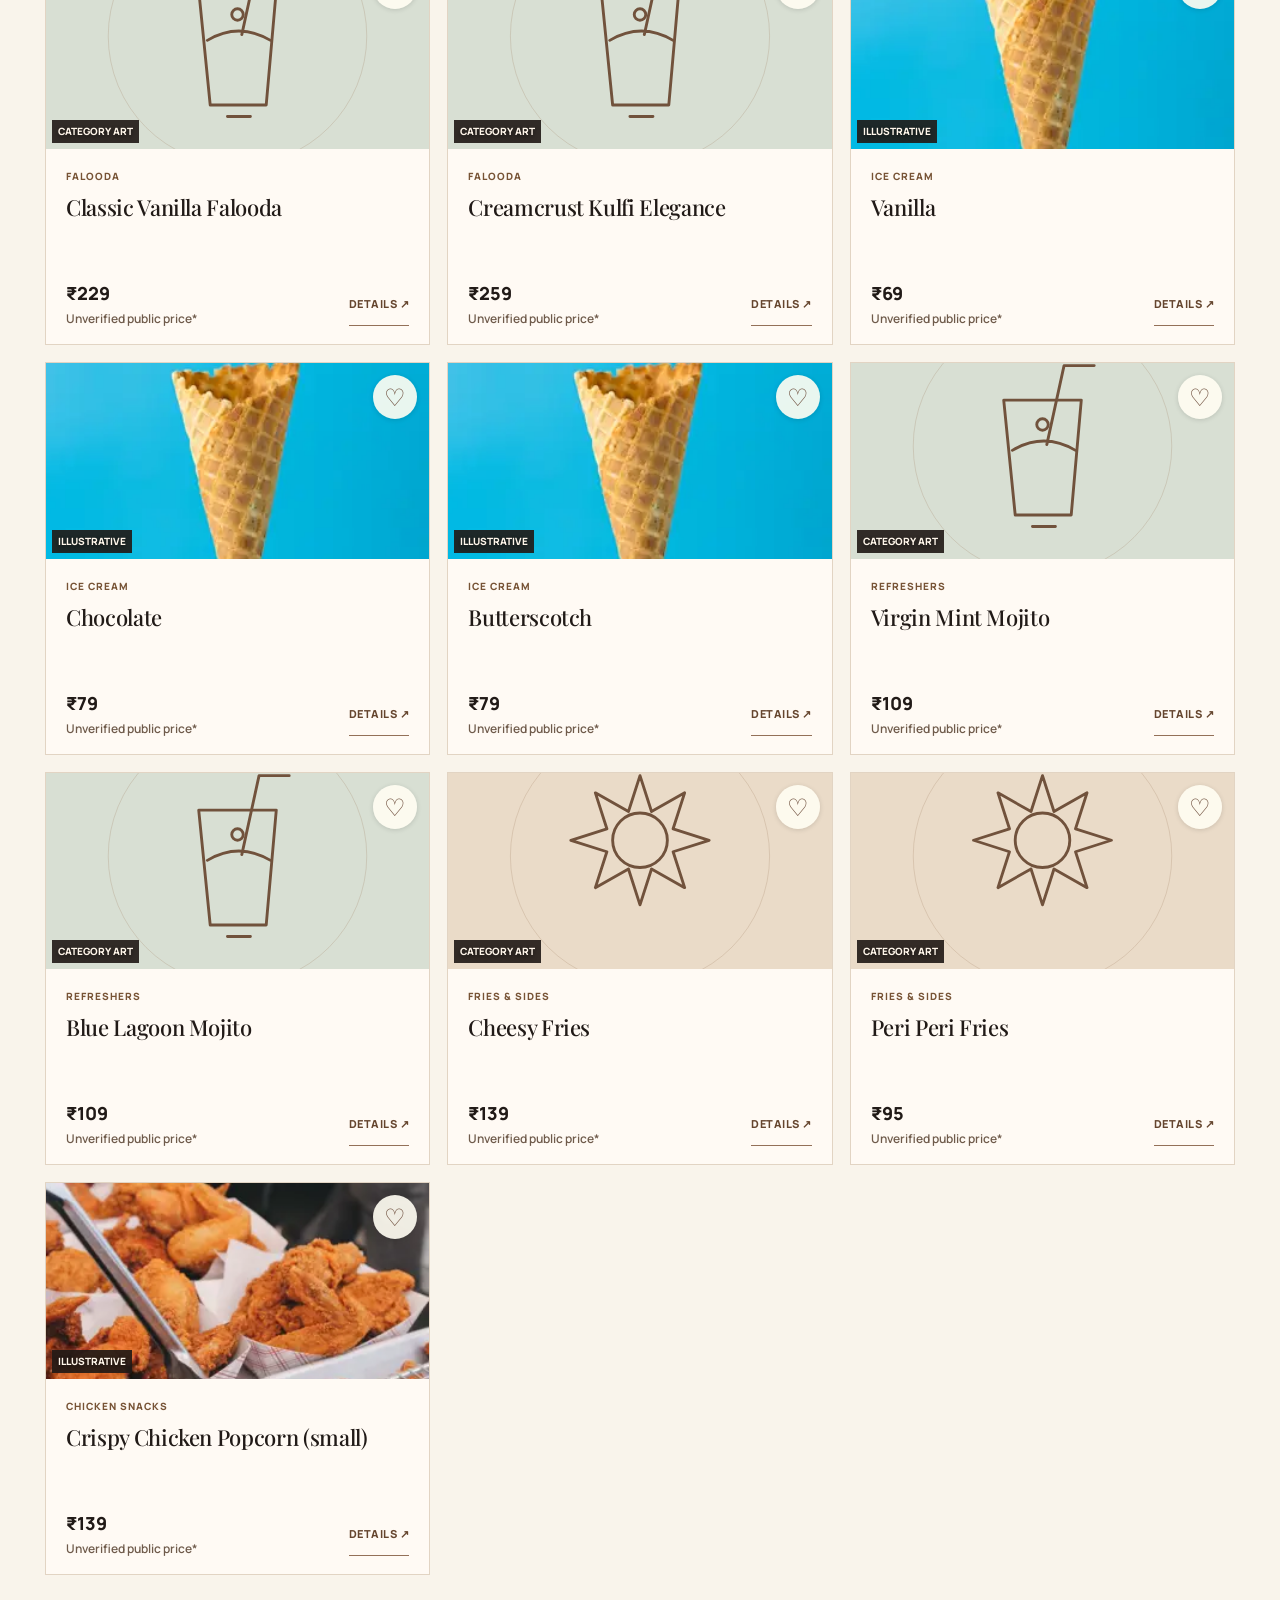
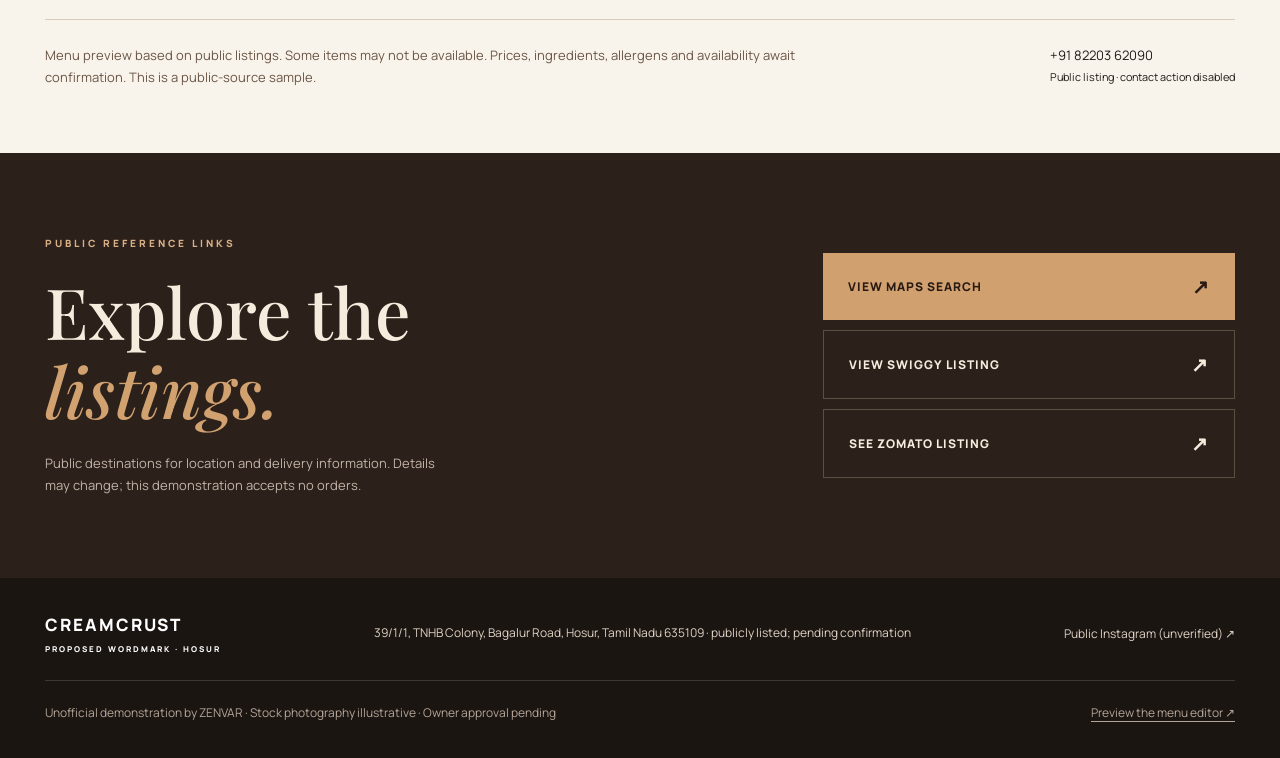
<file: menu/index.html>
<!doctype html><html lang="en"><head><meta charset="utf-8"><meta name="viewport" content="width=device-width, initial-scale=1"><meta name="theme-color" content="#f8f3ea"><meta name="robots" content="noindex,nofollow"><meta name="description" content="Interactive CreamCrust Cafe menu concept for Hosur, designed by ZENVAR. Sample prices from public Swiggy listing, not verified dine-in prices."><title>Explore the Menu · CreamCrust Café | ZENVAR Concept</title><link rel="preload" href="../assets/fonts/font-0.woff2" as="font" type="font/woff2" crossorigin><link rel="preload" href="../assets/fonts/font-4.woff2" as="font" type="font/woff2" crossorigin><link rel="preload" href="../assets/fonts/font-5.woff2" as="font" type="font/woff2" crossorigin><link rel="preload" href="../assets/fonts/font-6.woff2" as="font" type="font/woff2" crossorigin><link rel="icon" type="image/svg+xml" href="../assets/favicon.svg"><link rel="stylesheet" href="../assets/css/fonts.css"><link rel="stylesheet" href="../assets/css/menu.css"><link rel="stylesheet" href="../assets/css/menu-polish.css"><link rel="stylesheet" href="../assets/css/no-contact.css"></head>
<body><a class="skip-link" href="#browse">Skip to menu</a>
<div class="demo-strip" role="region" aria-label="Preview status"><span class="dot"></span> UNOFFICIAL MENU DEMO · PHOTOS ILLUSTRATIVE · PRICES UNVERIFIED</div>
<header class="menu-header"><div class="menu-shell nav-inner"><a href="../index.html" class="menu-logo" aria-label="CreamCrust brand homepage"><svg viewBox="0 0 52 58" width="36" height="39" fill="none" aria-hidden="true"><path d="M36 8C19-1 5 12 5 30s16 29 32 18" stroke="currentColor" stroke-width="7" stroke-linecap="round"/><path d="m37 13 2.7 5.4 6 1-4.3 4.3 1 6.2-5.4-2.9-5.4 2.9 1-6.2-4.3-4.3 6-1L37 13Z" fill="currentColor"/></svg><span>CREAMCRUST<small>THE MENU · HOSUR</small></span></a><div class="menu-header-actions"><a class="desktop-return" href="../index.html">← Back to the café</a><a class="menu-visit-link" href="../visit/">Find us <span>↗</span></a></div></div></header>
<main>
<section class="menu-intro"><div class="menu-shell"><div><p class="overline">THE CREAMCRUST MENU PREVIEW</p><h1>A good place to <em>start.</em></h1><p>Crispy bites, sweet endings, and everything in between.</p></div><span class="menu-edition">HOSUR<br>40 LISTED ITEMS · 12 CATEGORIES</span></div></section>
<section class="browse-section" id="browse"><div class="menu-shell"><details class="menu-notice"><summary>Public listing sample · prices and availability unverified</summary><p>40 public-listing observations from 24 October 2026. Dine-in prices, ingredients and availability remain unverified. Photographs and artwork illustrate categories, not the named dishes.</p></details><div class="menu-controls" id="menu-controls"><div class="menu-toolbar"><div class="searchbox"><svg width="21" height="21" viewBox="0 0 24 24" fill="none" aria-hidden="true"><circle cx="10.8" cy="10.8" r="6.8" stroke="currentColor" stroke-width="1.8"/><path d="m16 16 5 5" stroke="currentColor" stroke-width="1.8" stroke-linecap="round"/></svg><label class="sr-only" for="menu-search">Search menu</label><input type="search" id="menu-search" placeholder="Try 'chicken', 'waffle', 'shake'…" autocomplete="off"><button id="clear-search" type="button" aria-label="Clear search" hidden>×</button></div><div class="select-wrap"><label for="menu-sort">SORT</label><select id="menu-sort" aria-label="Sort menu items"><option value="default">Listing order</option><option value="price-asc">Price: low to high</option><option value="price-desc">Price: high to low</option><option value="name">Name: A to Z</option></select></div><button class="faves-toggle" id="faves-toggle" aria-pressed="false"><span aria-hidden="true">♡</span> Saved <b id="fave-count">0</b></button><button type="button" class="price-toggle" id="price-toggle" aria-pressed="false">Hide prices</button></div><div class="catrail-wrap"><button class="category-prev" id="category-prev" type="button" aria-label="Scroll to previous menu categories" disabled>‹</button><nav class="category-rail" id="category-rail" aria-label="Menu categories"><button class="cat-chip active" data-cat="all" aria-pressed="true">All <span id="all-count">40</span></button></nav><button class="category-next" id="category-next" type="button" aria-label="Scroll to more menu categories">›</button></div></div><div class="result-line"><h2 id="result-title">Discover the menu</h2><span id="result-count" aria-live="polite">40 items</span></div><noscript><p class="menu-notice">Interactive search needs JavaScript. <a href="../data/menu-preview.html">Read the complete 40-item text preview</a>.</p></noscript><p id="storage-status" class="storage-status" role="status"></p><div id="menu-grid" class="menu-grid" aria-live="polite"></div><div class="empty-state" id="empty-state" hidden><span>✳</span><h3>No bites found.</h3><p>Try another search or category. There is plenty more to explore.</p><button type="button" id="reset-filters">Show everything ↗</button></div><div class="catalog-footer"><p>Menu preview based on public listings. Some items may not be available. Prices, ingredients, allergens and availability await confirmation. This is a public-source sample.</p><span class="listing-source">+91 82203 62090<br><small>Public listing · contact action disabled</small></span></div></div></section>
<section class="menu-bottom-hero"><div class="menu-shell menu-bottom-grid"><div><p class="overline">PUBLIC REFERENCE LINKS</p><h2>Explore the<br><em>listings.</em></h2><p>Public destinations for location and delivery information. Details may change; this demonstration accepts no orders.</p></div><div class="menu-final-buttons"><a href="https://www.google.com/maps/search/?api=1&amp;query=CreamCrust+Cafe+Bagalur+Road+Hosur" target="_blank" rel="noopener noreferrer" class="final-button light">View Maps search <span>↗</span></a><a href="https://www.swiggy.com/city/hosur/creamcrust-cafe-hosur-city-rest1196332" target="_blank" rel="noopener noreferrer" class="final-button outline">View Swiggy listing <span>↗</span></a><a href="https://www.zomato.com/hosur/cream-crust-cafe-hosur-locality" target="_blank" rel="noopener noreferrer" class="final-button outline">See Zomato listing <span>↗</span></a></div></div></section>
</main>
<footer class="menu-footer"><div class="menu-shell"><div class="footer-row"><a href="../index.html" class="foot-logo">CREAMCRUST<span>PROPOSED WORDMARK · HOSUR</span></a><p>39/1/1, TNHB Colony, Bagalur Road, Hosur, Tamil Nadu 635109 · publicly listed; pending confirmation</p><a href="https://www.instagram.com/creamcrust.cafe/" target="_blank" rel="noopener noreferrer">Public Instagram (unverified) ↗</a></div><div class="foot-small"><span>Unofficial demonstration by ZENVAR · Stock photography illustrative · Owner approval pending</span><a href="../studio/">Preview the menu editor ↗</a></div></div></footer>
<dialog class="item-dialog" id="item-dialog" aria-labelledby="item-title"><button type="button" id="item-close" class="item-close" aria-label="Close item details">×</button><div id="item-dialog-content"></div></dialog>
<script src="../assets/js/business-data.js" defer></script><script src="../assets/js/media.js" defer></script><script src="../assets/js/menu-data.js" defer></script><script src="../assets/js/catalog.js" defer></script><script src="../assets/js/menu.js" defer></script>
</body></html>
</file>
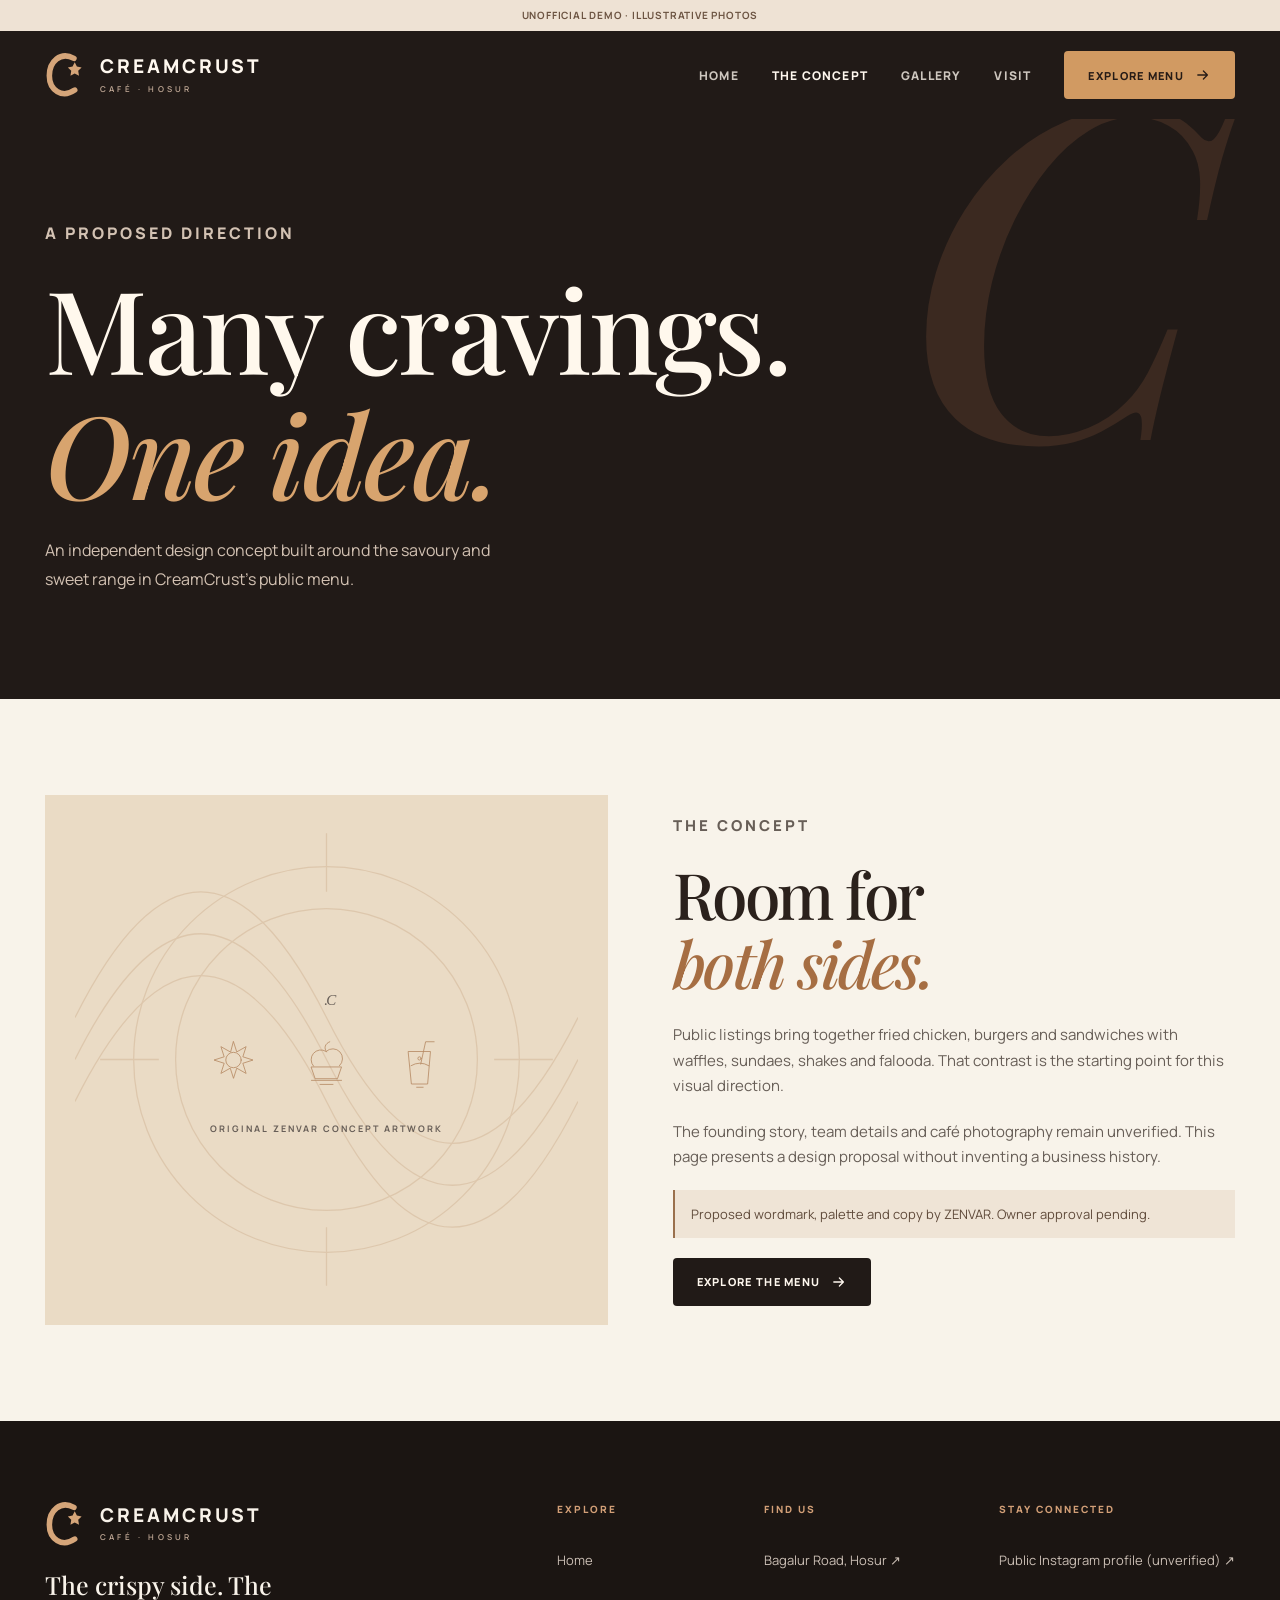
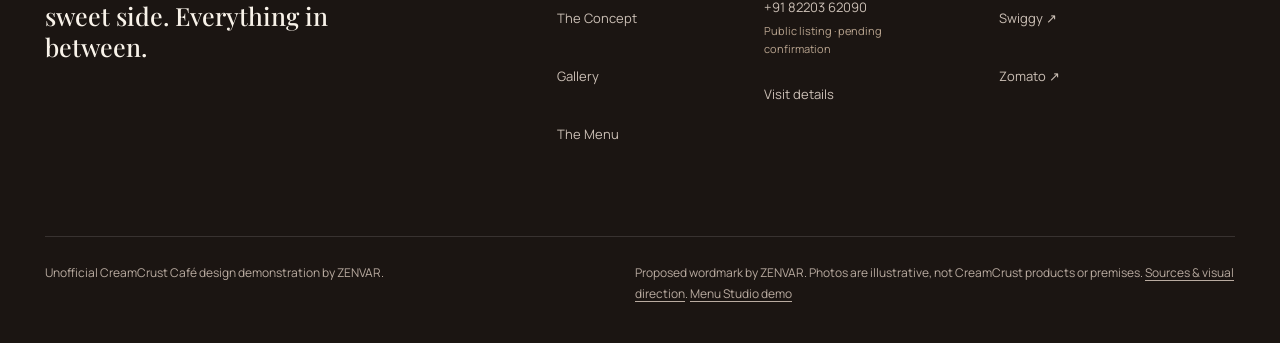
<file: story/index.html>
<!doctype html><html lang="en"><head><meta charset="utf-8"><meta name="viewport" content="width=device-width,initial-scale=1"><meta name="theme-color" content="#211a17"><meta name="robots" content="noindex,nofollow"><meta name="description" content="An independent ZENVAR design demonstration for CreamCrust Cafe, Hosur. Not an official website."><title>The Concept · CreamCrust Café | ZENVAR Concept</title><link rel="preload" href="../assets/fonts/font-0.woff2" as="font" type="font/woff2" crossorigin><link rel="preload" href="../assets/fonts/font-4.woff2" as="font" type="font/woff2" crossorigin><link rel="preload" href="../assets/fonts/font-5.woff2" as="font" type="font/woff2" crossorigin><link rel="preload" href="../assets/fonts/font-6.woff2" as="font" type="font/woff2" crossorigin><link rel="icon" type="image/svg+xml" href="../assets/favicon.svg"><link rel="stylesheet" href="../assets/css/fonts.css"><link rel="stylesheet" href="../assets/css/site.css"><link rel="stylesheet" href="../assets/css/site-polish.css"><link rel="stylesheet" href="../assets/css/no-contact.css"></head><body><div class="concept-ribbon" role="region" aria-label="Preview status">UNOFFICIAL DEMO · ILLUSTRATIVE PHOTOS</div><a class="skip-link" href="#main">Skip to content</a><header class="brand-header"><div class="container header-main"><a class="brandmark" href="../index.html" aria-label="CreamCrust homepage — proposed ZENVAR wordmark" title="Proposed wordmark by ZENVAR"><svg class="brand-icon" viewBox="0 0 52 58" fill="none" aria-hidden="true"><path d="M36 8C19-1 5 12 5 30s16 29 32 18" stroke="currentColor" stroke-width="7" stroke-linecap="round"/><path d="m37 13 2.7 5.4 6 1-4.3 4.3 1 6.2-5.4-2.9-5.4 2.9 1-6.2-4.3-4.3 6-1L37 13Z" fill="currentColor"/></svg><span class="brand-word">CREAMCRUST<small>CAFÉ · HOSUR</small></span></a><nav class="header-links" aria-label="Main navigation"><a class="" href="../index.html">Home</a><a class="is-active" href="../story/">The Concept</a><a class="" href="../gallery/">Gallery</a><a class="" href="../visit/">Visit</a><a class="button button-primary" href="../menu/">EXPLORE MENU <svg width="16" height="16" viewBox="0 0 20 20" fill="none" aria-hidden="true"><path d="M3.5 10h12m-5-5 5 5-5 5" stroke="currentColor" stroke-width="1.6" stroke-linecap="round" stroke-linejoin="round"/></svg></a></nav><a class="mobile-menu-link" href="../menu/">Menu ↗</a><button class="menu-toggle" type="button" aria-expanded="false" aria-controls="nav-mobile" aria-label="Open navigation"><svg width="20" height="20" viewBox="0 0 20 20" fill="none"><path d="M2 5h16M2 10h16M2 15h16" stroke="currentColor" stroke-width="1.5"/></svg></button></div><nav class="nav-mobile" id="nav-mobile" aria-label="Mobile navigation"><a href="../index.html">Home</a><a href="../story/">The Concept</a><a href="../gallery/">Gallery</a><a href="../visit/">Visit</a><a href="../menu/">Explore the Menu ↗</a></nav></header><main id="main"><section class="inner-hero"><div class="container"><p class="eyebrow">A PROPOSED DIRECTION</p><h1 class="display">Many cravings.<br><em>One idea.</em></h1><p>An independent design concept built around the savoury and sweet range in CreamCrust’s public menu.</p></div></section><section class="section-pad"><div class="container editorial-block"><div class="concept-art-panel"><img class="concept-pattern" src="../assets/art/editorial-pattern.svg" alt="" width="240" height="240"><p class="art-monogram" aria-hidden="true">C.</p><div class="art-ornaments"><img src="../assets/art/ornament-crisp.svg" alt="Original savoury ornament" width="80" height="80"><img src="../assets/art/ornament-sweet.svg" alt="Original dessert ornament" width="80" height="80"><img src="../assets/art/ornament-sip.svg" alt="Original drink ornament" width="80" height="80"></div><p>ORIGINAL ZENVAR CONCEPT ARTWORK</p></div><div><p class="eyebrow">THE CONCEPT</p><h2 class="display">Room for<br><em>both sides.</em></h2><p>Public listings bring together fried chicken, burgers and sandwiches with waffles, sundaes, shakes and falooda. That contrast is the starting point for this visual direction.</p><p>The founding story, team details and café photography remain unverified. This page presents a design proposal without inventing a business history.</p><p class="verification-note">Proposed wordmark, palette and copy by ZENVAR. Owner approval pending.</p><a class="button button-light" href="../menu/">EXPLORE THE MENU <svg width="16" height="16" viewBox="0 0 20 20" fill="none" aria-hidden="true"><path d="M3.5 10h12m-5-5 5 5-5 5" stroke="currentColor" stroke-width="1.6" stroke-linecap="round" stroke-linejoin="round"/></svg></a></div></div></section></main><footer class="brand-footer"><div class="container"><div class="footer-top"><div><a class="brandmark" href="../index.html" aria-label="CreamCrust homepage — proposed ZENVAR wordmark" title="Proposed wordmark by ZENVAR"><svg class="brand-icon" viewBox="0 0 52 58" fill="none" aria-hidden="true"><path d="M36 8C19-1 5 12 5 30s16 29 32 18" stroke="currentColor" stroke-width="7" stroke-linecap="round"/><path d="m37 13 2.7 5.4 6 1-4.3 4.3 1 6.2-5.4-2.9-5.4 2.9 1-6.2-4.3-4.3 6-1L37 13Z" fill="currentColor"/></svg><span class="brand-word">CREAMCRUST<small>CAFÉ · HOSUR</small></span></a><p class="footer-statement">The crispy side. The sweet side. Everything in between.</p></div><div class="footer-column"><p class="footer-heading">Explore</p><a href="../index.html">Home</a><a href="../story/">The Concept</a><a href="../gallery/">Gallery</a><a href="../menu/">The Menu</a></div><div class="footer-column"><p class="footer-heading">Find us</p><a href="https://www.google.com/maps/search/?api=1&query=CreamCrust+Cafe+Bagalur+Road+Hosur" target="_blank" rel="noopener noreferrer">Bagalur Road, Hosur ↗</a><span class="public-phone">+91 82203 62090</span><small class="public-detail-note">Public listing · pending confirmation</small><a href="../visit/">Visit details</a></div><div class="footer-column"><p class="footer-heading">Stay connected</p><a href="https://www.instagram.com/creamcrust.cafe/" target="_blank" rel="noopener noreferrer">Public Instagram profile (unverified) ↗</a><a href="https://www.swiggy.com/city/hosur/creamcrust-cafe-hosur-city-rest1196332" target="_blank" rel="noopener noreferrer">Swiggy ↗</a><a href="https://www.zomato.com/hosur/cream-crust-cafe-hosur-locality" target="_blank" rel="noopener noreferrer">Zomato ↗</a></div></div><div class="footer-bottom"><span>Unofficial CreamCrust Café design demonstration by ZENVAR.</span><span>Proposed wordmark by ZENVAR. Photos are illustrative, not CreamCrust products or premises. <a href="../gallery/">Sources &amp; visual direction</a>. <a href="../studio/">Menu Studio demo</a></span></div></div></footer><script src="../assets/js/business-data.js" defer></script><script src="../assets/js/media.js" defer></script><script src="../assets/js/menu-data.js" defer></script><script src="../assets/js/catalog.js" defer></script><script src="../assets/js/site.js" defer></script></body></html>
</file>
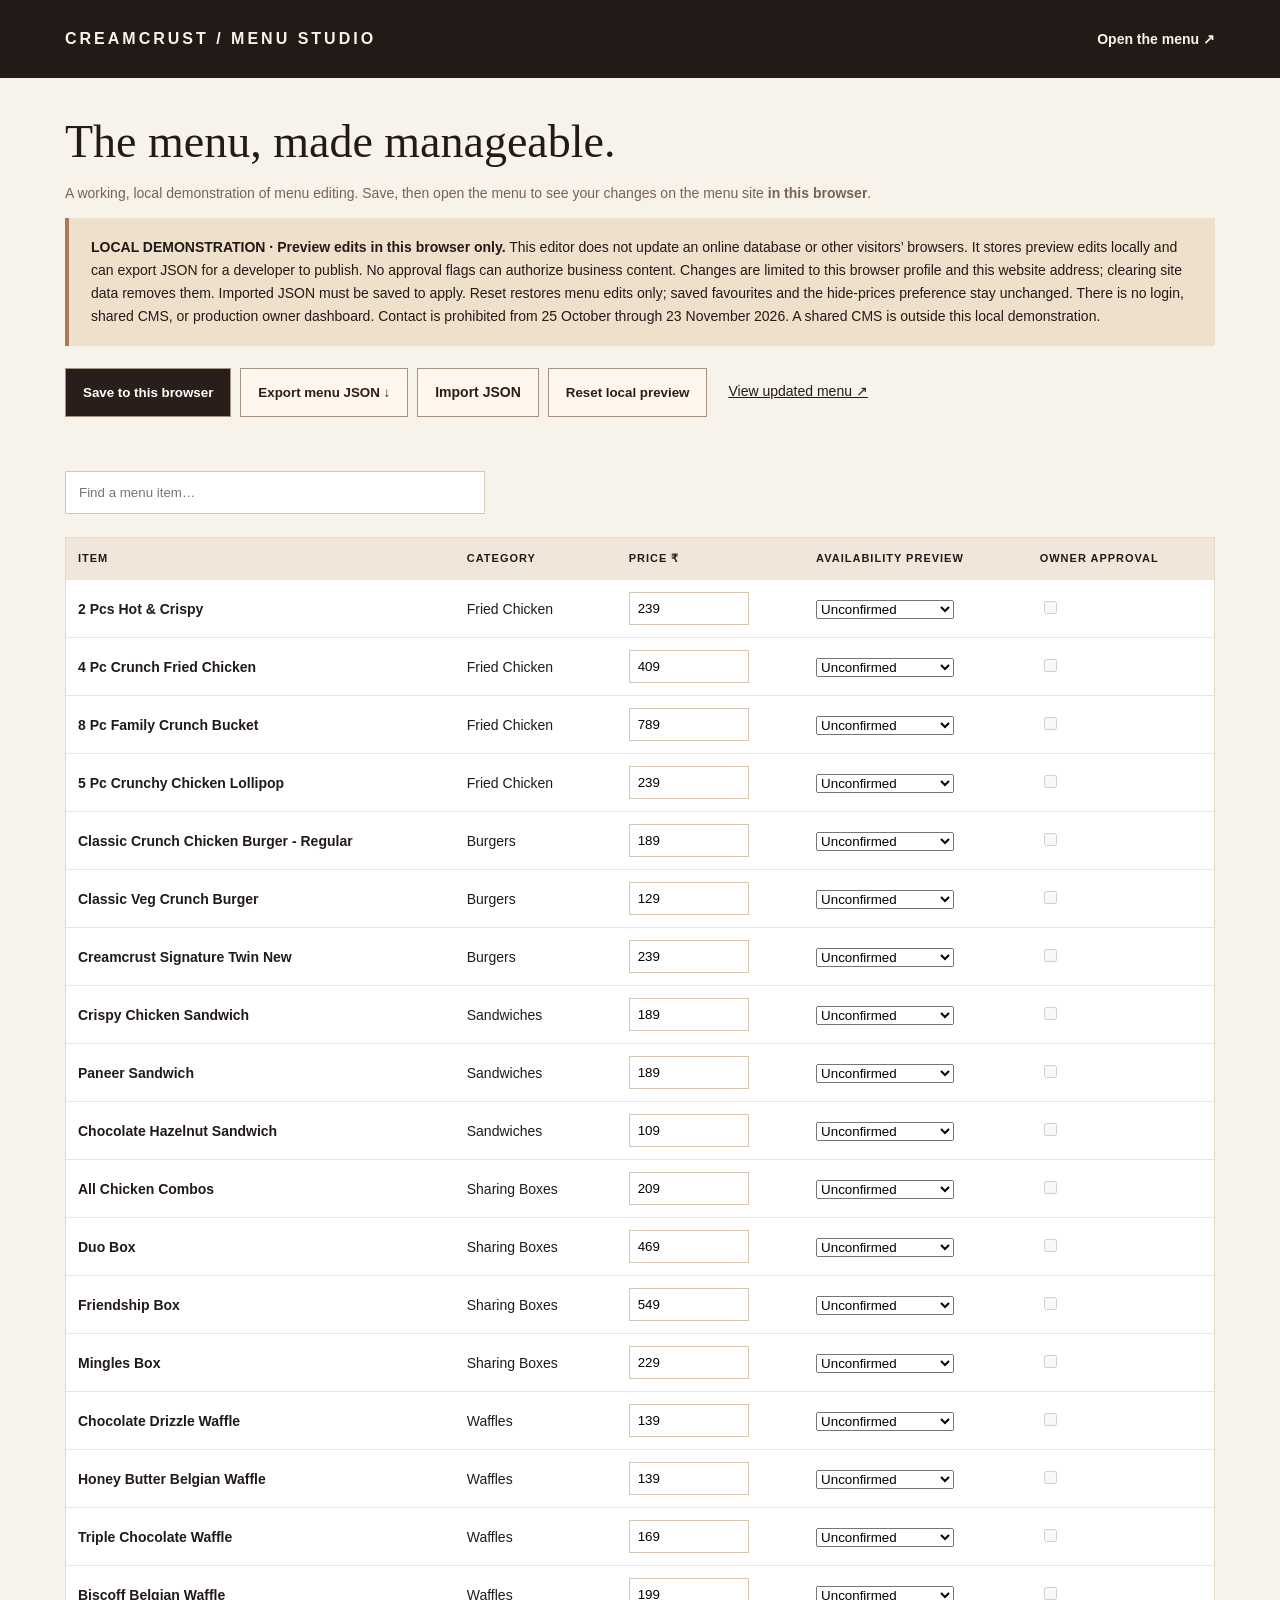
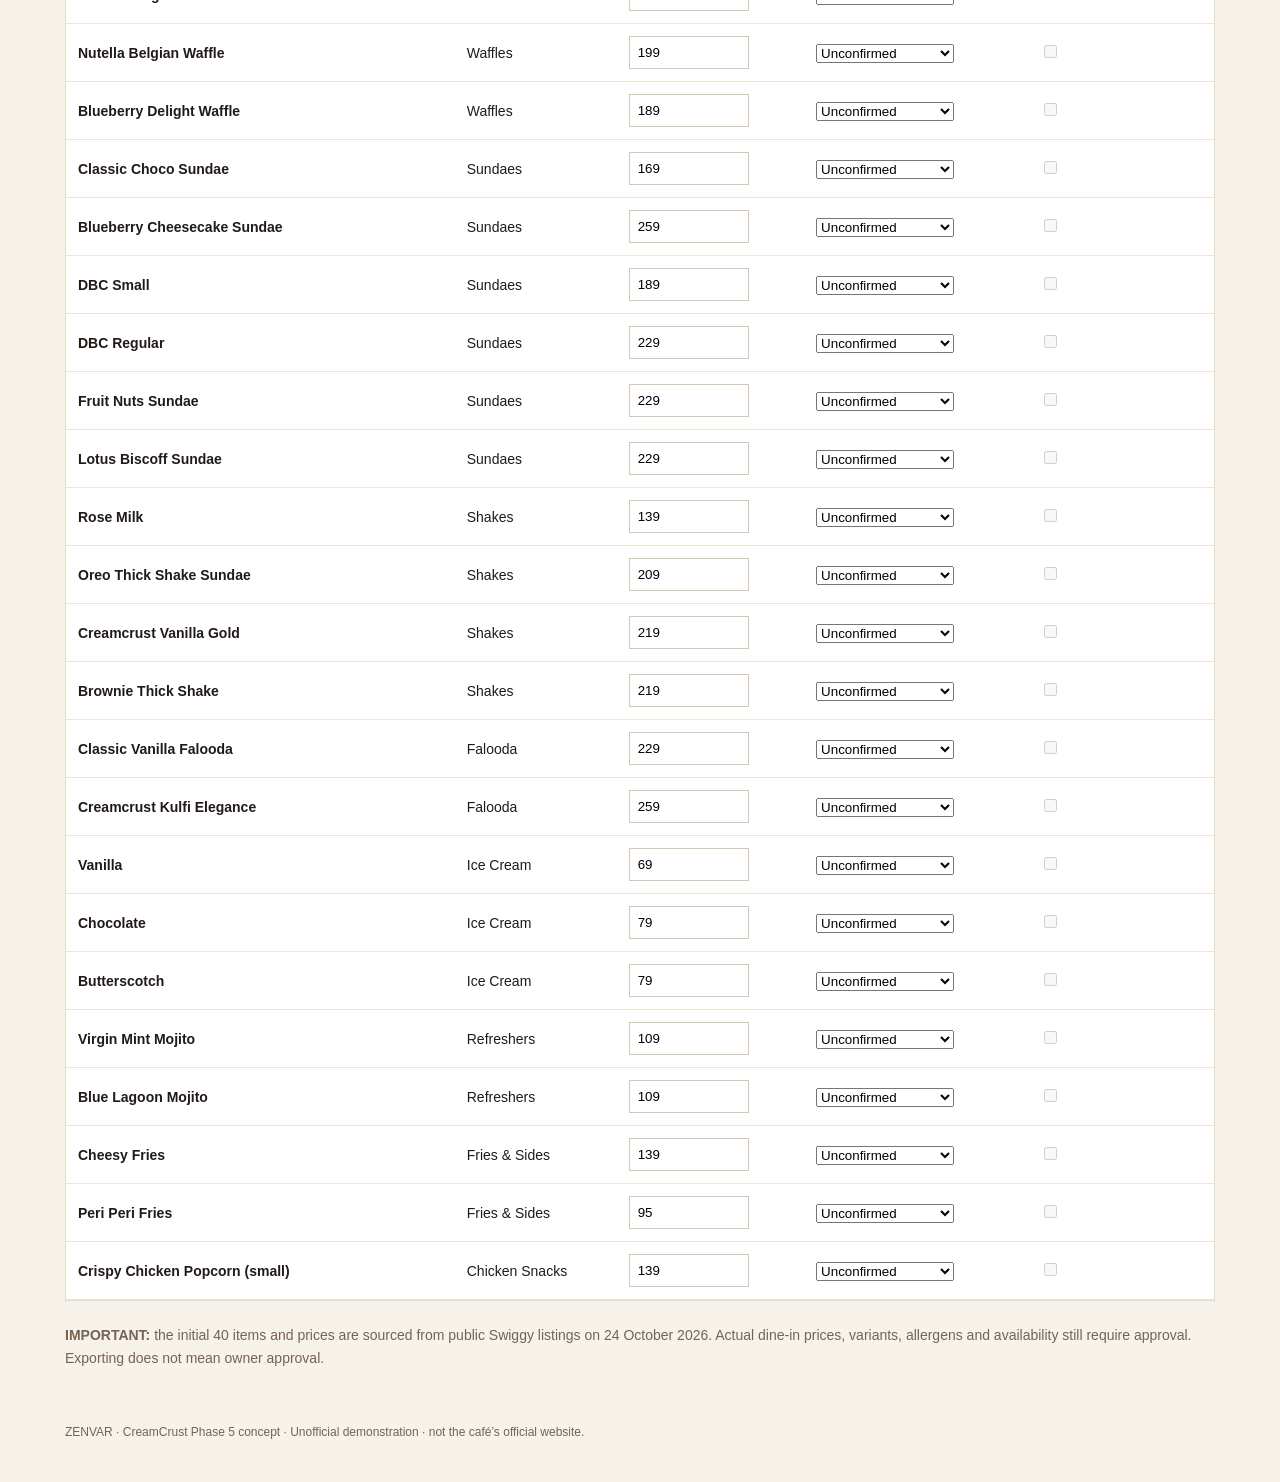
<file: studio/index.html>
<!doctype html><html lang="en"><head><meta charset="utf-8"><meta name="viewport" content="width=device-width,initial-scale=1"><meta name="robots" content="noindex,nofollow"><meta name="theme-color" content="#211a17"><title>CreamCrust · Menu Studio Demo</title><link rel="icon" href="../assets/favicon.svg" type="image/svg+xml"><style>*{box-sizing:border-box}body{margin:0;background:#f8f3ea;color:#211a17;font:14px/1.6 Arial,Helvetica,sans-serif}header{background:#211a17;color:#f8f3ea;padding:26px 0}.shell{width:min(100% - 35px,1150px);margin:auto}header .shell{display:flex;justify-content:space-between;align-items:center;gap:20px}header strong{letter-spacing:3px;font-size:16px}a{color:inherit}h1{font:500 46px Georgia,serif;margin:37px 0 12px}.notice{padding:18px 22px;background:#efe0cc;border-left:4px solid #ac7956;line-height:1.65}.tools{display:flex;flex-wrap:wrap;gap:9px;margin:22px 0}button,.upload-label{padding:12px 17px;border:1px solid #a7917f;background:#fff7ed;color:#2b1e18;font-weight:700;cursor:pointer}button.primary{background:#291e19;color:#fff}.info{color:#756353}.table-wrap{overflow:auto;background:#fff;border:1px solid #e8daca;margin:23px 0}table{width:100%;border-collapse:collapse;min-width:680px}th{text-align:left;font-size:11px;text-transform:uppercase;letter-spacing:1px;background:#f0e7da}th,td{padding:12px;border-bottom:1px solid #eee5db}td input[type=number]{width:120px;border:1px solid #d7c6b2;padding:8px}td input[type=text]{width:100%;border:1px solid #d7c6b2;padding:8px}.status{font-size:11px;color:#795c44}input[type=search]{padding:13px;width:min(100%,420px);border:1px solid #d7c6b2}.sr{position:absolute;left:-9999px}#status{font-size:12px;font-weight:700;min-height:20px}.back{font-weight:700;text-decoration:none}footer{padding:40px 0;font-size:12px;color:#746252}@media(max-width:720px){h1{font-size:36px}header .shell{flex-direction:column;align-items:start}}
</style></head><body><header><div class="shell"><strong>CREAMCRUST / MENU STUDIO</strong><a href="../menu/" class="back">Open the menu ↗</a></div></header><main class="shell"><h1>The menu, made manageable.</h1><p class="info">A working, local demonstration of menu editing. Save, then open the menu to see your changes on the menu site <strong>in this browser</strong>.</p><div class="notice"><strong>LOCAL DEMONSTRATION · Preview edits in this browser only.</strong> This editor does not update an online database or other visitors’ browsers. It stores preview edits locally and can export JSON for a developer to publish. No approval flags can authorize business content. Changes are limited to this browser profile and this website address; clearing site data removes them. Imported JSON must be saved to apply. Reset restores menu edits only; saved favourites and the hide-prices preference stay unchanged. There is no login, shared CMS, or production owner dashboard. Contact is prohibited from 25 October through 23 November 2026. A shared CMS is outside this local demonstration.</div><div class="tools"><button class="primary" id="save">Save to this browser</button><button id="export">Export menu JSON ↓</button><label class="upload-label">Import JSON <input id="import" type="file" accept=".json,application/json" class="sr"></label><button id="reset">Reset local preview</button><a href="../menu/" style="padding:12px">View updated menu ↗</a></div><p id="status" role="status"></p><label for="studio-search" class="sr">Filter items</label><input id="studio-search" type="search" placeholder="Find a menu item…"><div class="table-wrap"><table><thead><tr><th>Item</th><th>Category</th><th>Price ₹</th><th>Availability preview</th><th>Owner approval</th></tr></thead><tbody id="rows"></tbody></table></div><p class="info"><strong>IMPORTANT:</strong> the initial 40 items and prices are sourced from public Swiggy listings on 24 October 2026. Actual dine-in prices, variants, allergens and availability still require approval. Exporting does not mean owner approval.</p></main><footer><div class="shell">ZENVAR · CreamCrust Phase 5 concept · Unofficial demonstration · not the café’s official website.</div></footer><script src="../assets/js/menu-data.js" defer></script><script src="../assets/js/catalog.js" defer></script><script src="../assets/js/studio.js" defer></script></body></html>
</file>
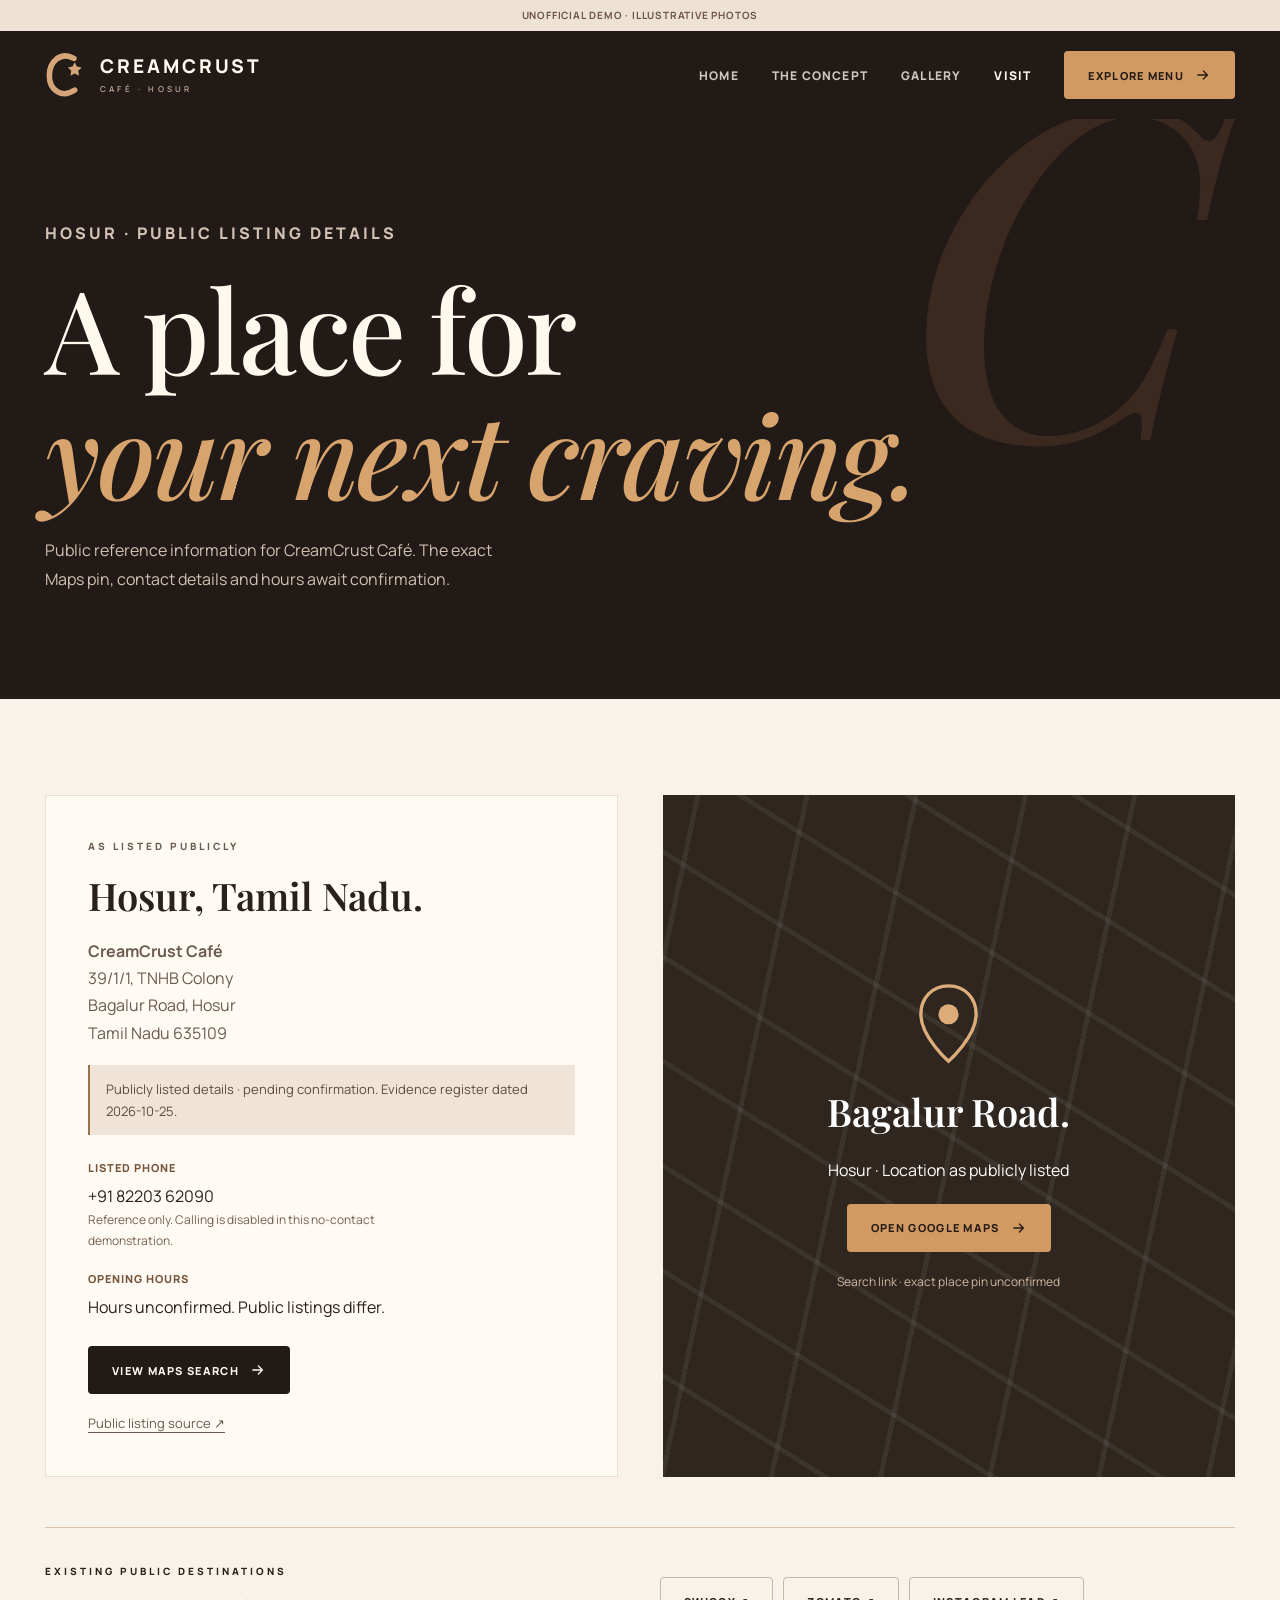
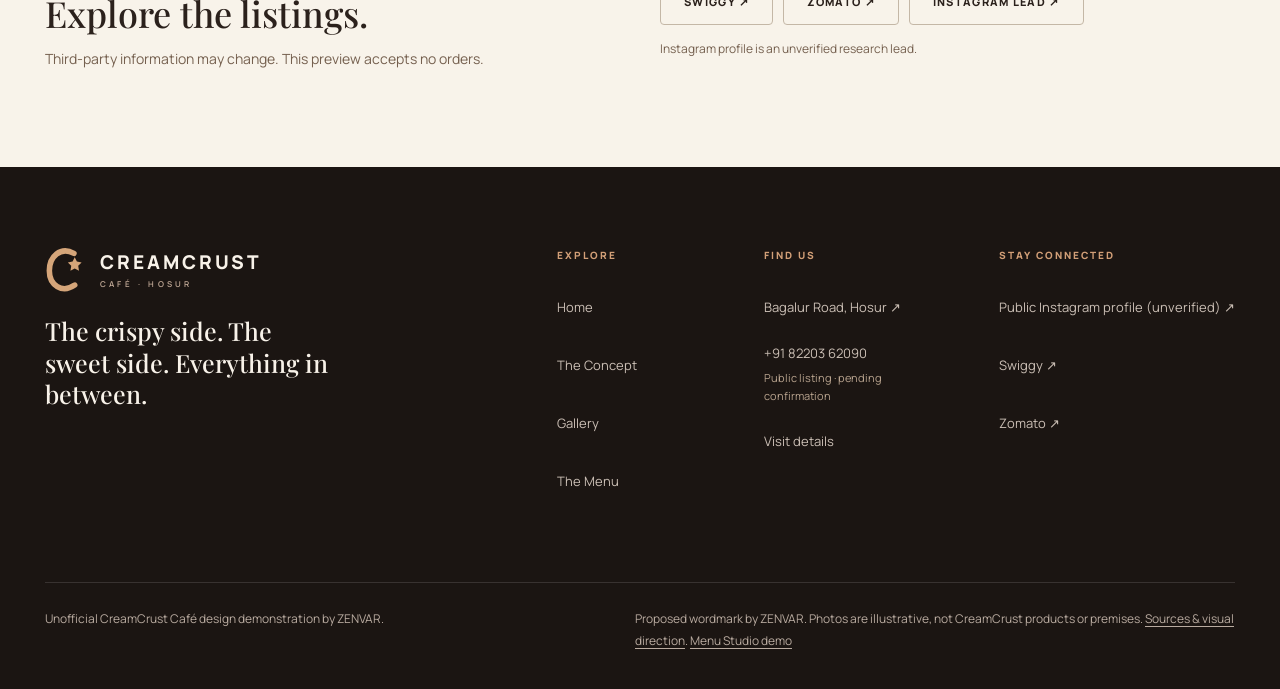
<file: visit/index.html>
<!doctype html><html lang="en"><head><meta charset="utf-8"><meta name="viewport" content="width=device-width,initial-scale=1"><meta name="theme-color" content="#211a17"><meta name="robots" content="noindex,nofollow"><meta name="description" content="An independent ZENVAR design demonstration for CreamCrust Cafe, Hosur. Not an official website."><title>Find Us · CreamCrust Café | ZENVAR Concept</title><link rel="preload" href="../assets/fonts/font-0.woff2" as="font" type="font/woff2" crossorigin><link rel="preload" href="../assets/fonts/font-4.woff2" as="font" type="font/woff2" crossorigin><link rel="preload" href="../assets/fonts/font-5.woff2" as="font" type="font/woff2" crossorigin><link rel="preload" href="../assets/fonts/font-6.woff2" as="font" type="font/woff2" crossorigin><link rel="icon" type="image/svg+xml" href="../assets/favicon.svg"><link rel="stylesheet" href="../assets/css/fonts.css"><link rel="stylesheet" href="../assets/css/site.css"><link rel="stylesheet" href="../assets/css/site-polish.css"><link rel="stylesheet" href="../assets/css/no-contact.css"></head><body><div class="concept-ribbon" role="region" aria-label="Preview status">UNOFFICIAL DEMO · ILLUSTRATIVE PHOTOS</div><a class="skip-link" href="#main">Skip to content</a><header class="brand-header"><div class="container header-main"><a class="brandmark" href="../index.html" aria-label="CreamCrust homepage — proposed ZENVAR wordmark" title="Proposed wordmark by ZENVAR"><svg class="brand-icon" viewBox="0 0 52 58" fill="none" aria-hidden="true"><path d="M36 8C19-1 5 12 5 30s16 29 32 18" stroke="currentColor" stroke-width="7" stroke-linecap="round"/><path d="m37 13 2.7 5.4 6 1-4.3 4.3 1 6.2-5.4-2.9-5.4 2.9 1-6.2-4.3-4.3 6-1L37 13Z" fill="currentColor"/></svg><span class="brand-word">CREAMCRUST<small>CAFÉ · HOSUR</small></span></a><nav class="header-links" aria-label="Main navigation"><a class="" href="../index.html">Home</a><a class="" href="../story/">The Concept</a><a class="" href="../gallery/">Gallery</a><a class="is-active" href="../visit/">Visit</a><a class="button button-primary" href="../menu/">EXPLORE MENU <svg width="16" height="16" viewBox="0 0 20 20" fill="none" aria-hidden="true"><path d="M3.5 10h12m-5-5 5 5-5 5" stroke="currentColor" stroke-width="1.6" stroke-linecap="round" stroke-linejoin="round"/></svg></a></nav><a class="mobile-menu-link" href="../menu/">Menu ↗</a><button class="menu-toggle" type="button" aria-expanded="false" aria-controls="nav-mobile" aria-label="Open navigation"><svg width="20" height="20" viewBox="0 0 20 20" fill="none"><path d="M2 5h16M2 10h16M2 15h16" stroke="currentColor" stroke-width="1.5"/></svg></button></div><nav class="nav-mobile" id="nav-mobile" aria-label="Mobile navigation"><a href="../index.html">Home</a><a href="../story/">The Concept</a><a href="../gallery/">Gallery</a><a href="../visit/">Visit</a><a href="../menu/">Explore the Menu ↗</a></nav></header><main id="main"><section class="inner-hero"><div class="container"><p class="eyebrow">HOSUR · PUBLIC LISTING DETAILS</p><h1 class="display">A place for<br><em>your next craving.</em></h1><p>Public reference information for CreamCrust Café. The exact Maps pin, contact details and hours await confirmation.</p></div></section><section class="section-pad"><div class="container visit-detail-grid"><div class="visit-card"><p class="eyebrow">AS LISTED PUBLICLY</p><h2>Hosur, Tamil Nadu.</h2><p><strong>CreamCrust Café</strong><br>39/1/1, TNHB Colony<br>Bagalur Road, Hosur<br>Tamil Nadu 635109</p><p class="verification-note">Publicly listed details · pending confirmation. Evidence register dated 2026-10-25.</p><dl class="listing-details"><dt>Listed phone</dt><dd>+91 82203 62090<small>Reference only. Calling is disabled in this no-contact demonstration.</small></dd><dt>Opening hours</dt><dd>Hours unconfirmed. Public listings differ.</dd></dl><a class="button button-light" href="https://www.google.com/maps/search/?api=1&query=CreamCrust+Cafe+Bagalur+Road+Hosur" target="_blank" rel="noopener noreferrer">VIEW MAPS SEARCH <svg width="16" height="16" viewBox="0 0 20 20" fill="none" aria-hidden="true"><path d="M3.5 10h12m-5-5 5 5-5 5" stroke="currentColor" stroke-width="1.6" stroke-linecap="round" stroke-linejoin="round"/></svg></a><p class="source-reference"><a href="https://www.zomato.com/hosur/cream-crust-cafe-hosur-locality" target="_blank" rel="noopener noreferrer">Public listing source ↗</a></p></div><div class="map-panel"><svg viewBox="0 0 80 100" width="67" height="85" fill="none" aria-hidden="true"><path d="M40 5C20 5 7 20 7 39c0 27 33 56 33 56s33-29 33-56C73 20 60 5 40 5Z" stroke="#dcac7b" stroke-width="4"/><circle cx="40" cy="39" r="12" fill="#dcac7b"/></svg><h3>Bagalur Road.</h3><p>Hosur · Location as publicly listed</p><a class="button button-primary" href="https://www.google.com/maps/search/?api=1&query=CreamCrust+Cafe+Bagalur+Road+Hosur" target="_blank" rel="noopener noreferrer">OPEN GOOGLE MAPS <svg width="16" height="16" viewBox="0 0 20 20" fill="none" aria-hidden="true"><path d="M3.5 10h12m-5-5 5 5-5 5" stroke="currentColor" stroke-width="1.6" stroke-linecap="round" stroke-linejoin="round"/></svg></a><small>Search link · exact place pin unconfirmed</small></div></div><div class="container provider-panel"><div><p class="eyebrow">EXISTING PUBLIC DESTINATIONS</p><h2>Explore the listings.</h2><p>Third-party information may change. This preview accepts no orders.</p></div><div class="provider-links"><a class="button button-outline" href="https://www.swiggy.com/city/hosur/creamcrust-cafe-hosur-city-rest1196332" target="_blank" rel="noopener noreferrer">SWIGGY ↗</a><a class="button button-outline" href="https://www.zomato.com/hosur/cream-crust-cafe-hosur-locality" target="_blank" rel="noopener noreferrer">ZOMATO ↗</a><a class="button button-outline" href="https://www.instagram.com/creamcrust.cafe/" target="_blank" rel="noopener noreferrer">INSTAGRAM LEAD ↗</a><small>Instagram profile is an unverified research lead.</small></div></div></section></main><footer class="brand-footer"><div class="container"><div class="footer-top"><div><a class="brandmark" href="../index.html" aria-label="CreamCrust homepage — proposed ZENVAR wordmark" title="Proposed wordmark by ZENVAR"><svg class="brand-icon" viewBox="0 0 52 58" fill="none" aria-hidden="true"><path d="M36 8C19-1 5 12 5 30s16 29 32 18" stroke="currentColor" stroke-width="7" stroke-linecap="round"/><path d="m37 13 2.7 5.4 6 1-4.3 4.3 1 6.2-5.4-2.9-5.4 2.9 1-6.2-4.3-4.3 6-1L37 13Z" fill="currentColor"/></svg><span class="brand-word">CREAMCRUST<small>CAFÉ · HOSUR</small></span></a><p class="footer-statement">The crispy side. The sweet side. Everything in between.</p></div><div class="footer-column"><p class="footer-heading">Explore</p><a href="../index.html">Home</a><a href="../story/">The Concept</a><a href="../gallery/">Gallery</a><a href="../menu/">The Menu</a></div><div class="footer-column"><p class="footer-heading">Find us</p><a href="https://www.google.com/maps/search/?api=1&query=CreamCrust+Cafe+Bagalur+Road+Hosur" target="_blank" rel="noopener noreferrer">Bagalur Road, Hosur ↗</a><span class="public-phone">+91 82203 62090</span><small class="public-detail-note">Public listing · pending confirmation</small><a href="../visit/">Visit details</a></div><div class="footer-column"><p class="footer-heading">Stay connected</p><a href="https://www.instagram.com/creamcrust.cafe/" target="_blank" rel="noopener noreferrer">Public Instagram profile (unverified) ↗</a><a href="https://www.swiggy.com/city/hosur/creamcrust-cafe-hosur-city-rest1196332" target="_blank" rel="noopener noreferrer">Swiggy ↗</a><a href="https://www.zomato.com/hosur/cream-crust-cafe-hosur-locality" target="_blank" rel="noopener noreferrer">Zomato ↗</a></div></div><div class="footer-bottom"><span>Unofficial CreamCrust Café design demonstration by ZENVAR.</span><span>Proposed wordmark by ZENVAR. Photos are illustrative, not CreamCrust products or premises. <a href="../gallery/">Sources &amp; visual direction</a>. <a href="../studio/">Menu Studio demo</a></span></div></div></footer><script src="../assets/js/business-data.js" defer></script><script src="../assets/js/media.js" defer></script><script src="../assets/js/menu-data.js" defer></script><script src="../assets/js/catalog.js" defer></script><script src="../assets/js/site.js" defer></script></body></html>
</file>
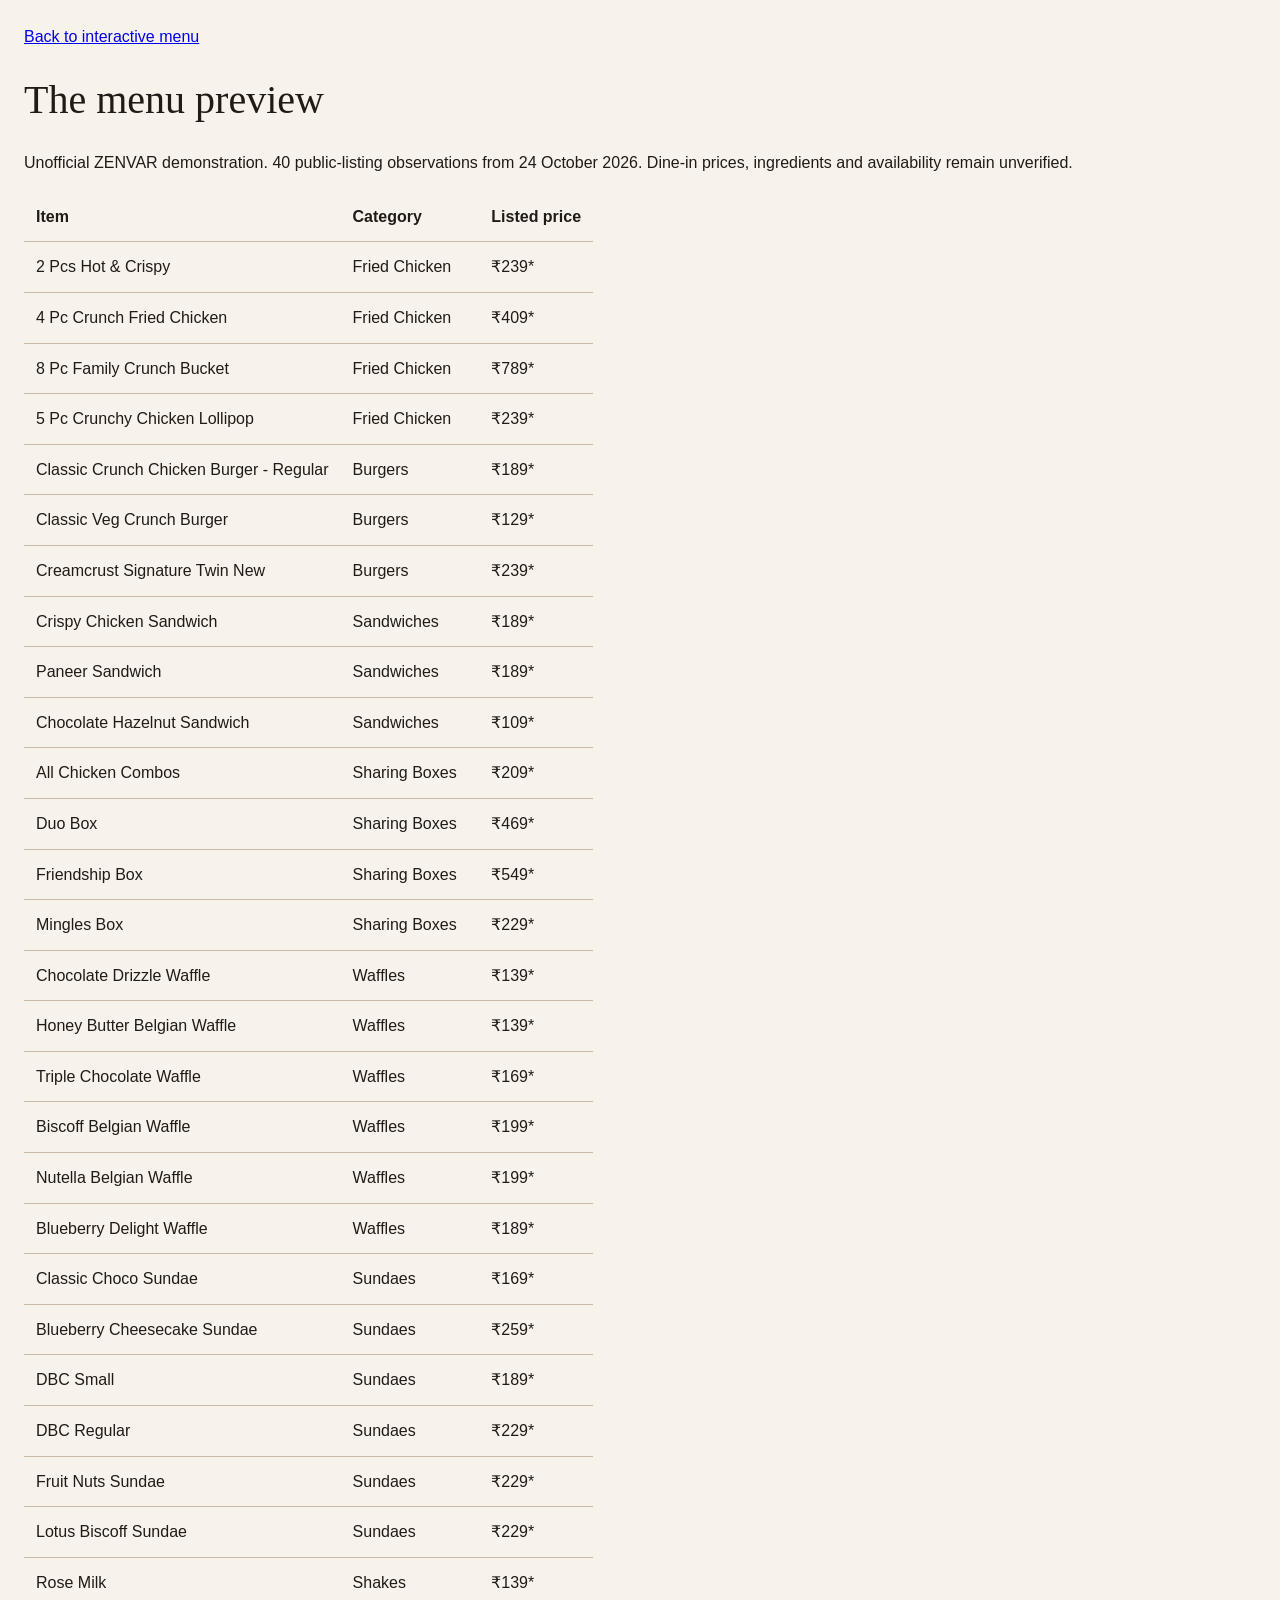
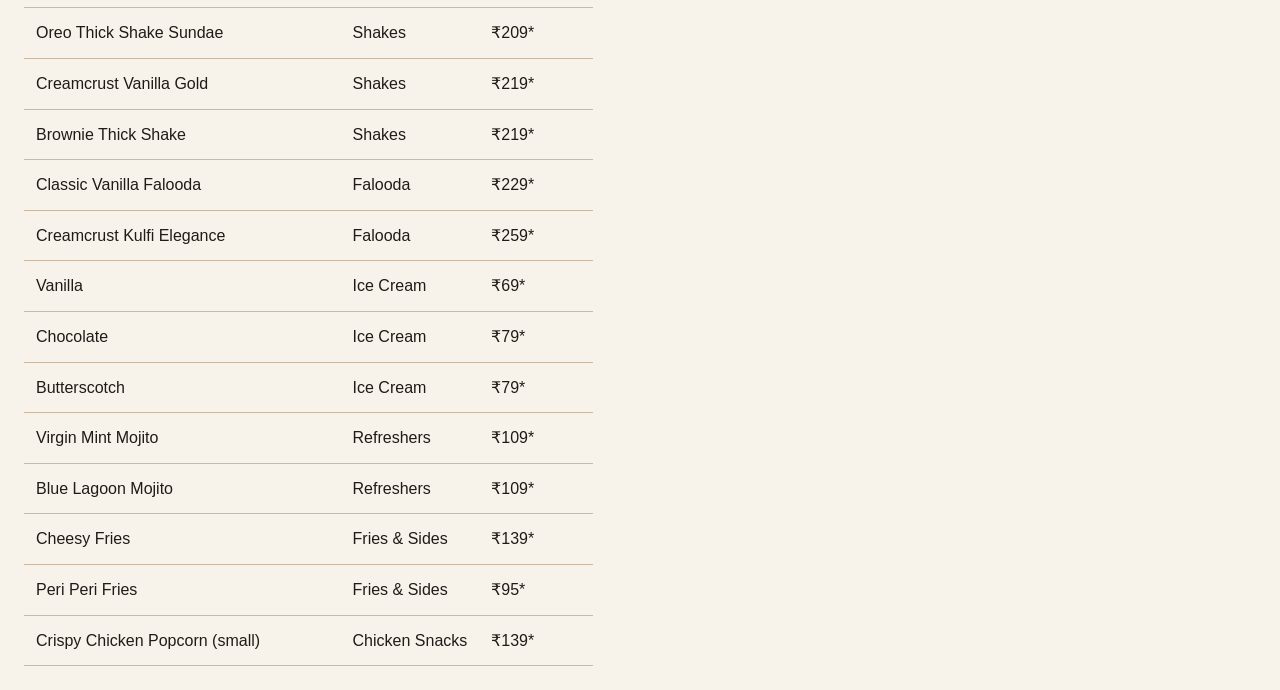
<file: data/menu-preview.html>
<!doctype html><html lang="en"><meta charset="utf-8"><meta name="viewport" content="width=device-width"><meta name="robots" content="noindex,nofollow"><title>CreamCrust text menu preview</title><style>body{font:16px/1.6 Arial;margin:24px;color:#211a17;background:#f8f3ea}table{border-collapse:collapse}td,th{padding:12px;border-bottom:1px solid #c9b8a3;text-align:left}h1{font:40px Georgia}</style><main><a href="../menu/">Back to interactive menu</a><h1>The menu preview</h1><p>Unofficial ZENVAR demonstration. 40 public-listing observations from 24 October 2026. Dine-in prices, ingredients and availability remain unverified.</p><table><thead><tr><th>Item</th><th>Category</th><th>Listed price</th></tr></thead><tbody><tr><td>2 Pcs Hot &amp; Crispy</td><td>Fried Chicken</td><td>₹239*</td></tr><tr><td>4 Pc Crunch Fried Chicken</td><td>Fried Chicken</td><td>₹409*</td></tr><tr><td>8 Pc Family Crunch Bucket</td><td>Fried Chicken</td><td>₹789*</td></tr><tr><td>5 Pc Crunchy Chicken Lollipop</td><td>Fried Chicken</td><td>₹239*</td></tr><tr><td>Classic Crunch Chicken Burger - Regular</td><td>Burgers</td><td>₹189*</td></tr><tr><td>Classic Veg Crunch Burger</td><td>Burgers</td><td>₹129*</td></tr><tr><td>Creamcrust Signature Twin New</td><td>Burgers</td><td>₹239*</td></tr><tr><td>Crispy Chicken Sandwich</td><td>Sandwiches</td><td>₹189*</td></tr><tr><td>Paneer Sandwich</td><td>Sandwiches</td><td>₹189*</td></tr><tr><td>Chocolate Hazelnut Sandwich</td><td>Sandwiches</td><td>₹109*</td></tr><tr><td>All Chicken Combos</td><td>Sharing Boxes</td><td>₹209*</td></tr><tr><td>Duo Box</td><td>Sharing Boxes</td><td>₹469*</td></tr><tr><td>Friendship Box</td><td>Sharing Boxes</td><td>₹549*</td></tr><tr><td>Mingles Box</td><td>Sharing Boxes</td><td>₹229*</td></tr><tr><td>Chocolate Drizzle Waffle</td><td>Waffles</td><td>₹139*</td></tr><tr><td>Honey Butter Belgian Waffle</td><td>Waffles</td><td>₹139*</td></tr><tr><td>Triple Chocolate Waffle</td><td>Waffles</td><td>₹169*</td></tr><tr><td>Biscoff Belgian Waffle</td><td>Waffles</td><td>₹199*</td></tr><tr><td>Nutella Belgian Waffle</td><td>Waffles</td><td>₹199*</td></tr><tr><td>Blueberry Delight Waffle</td><td>Waffles</td><td>₹189*</td></tr><tr><td>Classic Choco Sundae</td><td>Sundaes</td><td>₹169*</td></tr><tr><td>Blueberry Cheesecake Sundae</td><td>Sundaes</td><td>₹259*</td></tr><tr><td>DBC Small</td><td>Sundaes</td><td>₹189*</td></tr><tr><td>DBC Regular</td><td>Sundaes</td><td>₹229*</td></tr><tr><td>Fruit Nuts Sundae</td><td>Sundaes</td><td>₹229*</td></tr><tr><td>Lotus Biscoff Sundae</td><td>Sundaes</td><td>₹229*</td></tr><tr><td>Rose Milk</td><td>Shakes</td><td>₹139*</td></tr><tr><td>Oreo Thick Shake Sundae</td><td>Shakes</td><td>₹209*</td></tr><tr><td>Creamcrust Vanilla Gold</td><td>Shakes</td><td>₹219*</td></tr><tr><td>Brownie Thick Shake</td><td>Shakes</td><td>₹219*</td></tr><tr><td>Classic Vanilla Falooda</td><td>Falooda</td><td>₹229*</td></tr><tr><td>Creamcrust Kulfi Elegance</td><td>Falooda</td><td>₹259*</td></tr><tr><td>Vanilla</td><td>Ice Cream</td><td>₹69*</td></tr><tr><td>Chocolate</td><td>Ice Cream</td><td>₹79*</td></tr><tr><td>Butterscotch</td><td>Ice Cream</td><td>₹79*</td></tr><tr><td>Virgin Mint Mojito</td><td>Refreshers</td><td>₹109*</td></tr><tr><td>Blue Lagoon Mojito</td><td>Refreshers</td><td>₹109*</td></tr><tr><td>Cheesy Fries</td><td>Fries &amp; Sides</td><td>₹139*</td></tr><tr><td>Peri Peri Fries</td><td>Fries &amp; Sides</td><td>₹95*</td></tr><tr><td>Crispy Chicken Popcorn (small)</td><td>Chicken Snacks</td><td>₹139*</td></tr></tbody></table></main></html>
</file>
<file: assets/css/fonts.css>
@font-face {
  font-family: 'Manrope';
  font-style: normal;
  font-weight: 400;
  font-display: swap;
  src: url(../fonts/font-0.woff2) format('woff2');
}
@font-face {
  font-family: 'Manrope';
  font-style: normal;
  font-weight: 500;
  font-display: swap;
  src: url(../fonts/font-1.woff2) format('woff2');
}
@font-face {
  font-family: 'Manrope';
  font-style: normal;
  font-weight: 600;
  font-display: swap;
  src: url(../fonts/font-2.woff2) format('woff2');
}
@font-face {
  font-family: 'Manrope';
  font-style: normal;
  font-weight: 700;
  font-display: swap;
  src: url(../fonts/font-3.woff2) format('woff2');
}
@font-face {
  font-family: 'Manrope';
  font-style: normal;
  font-weight: 800;
  font-display: swap;
  src: url(../fonts/font-4.woff2) format('woff2');
}
@font-face {
  font-family: 'Playfair Display';
  font-style: italic;
  font-weight: 500;
  font-display: swap;
  src: url(../fonts/font-5.woff2) format('woff2');
}
@font-face {
  font-family: 'Playfair Display';
  font-style: normal;
  font-weight: 500;
  font-display: swap;
  src: url(../fonts/font-6.woff2) format('woff2');
}
@font-face {
  font-family: 'Playfair Display';
  font-style: normal;
  font-weight: 600;
  font-display: swap;
  src: url(../fonts/font-7.woff2) format('woff2');
}
</file>
<file: assets/css/site.css>
:root{--espresso:#211a17;--espresso2:#2b211c;--ivory:#f8f3ea;--cream:#fff8ef;--caramel:#c28b5b;--orange:#bd6b3e;--berry:#773e3b;--oat:#d9c7b4;--ink:#2b211c;--muted:#75685e;--line:#e3d9cc;--font-ui:Manrope,'DM Sans',Arial,sans-serif;--font-display:'Playfair Display',Georgia,serif;scroll-behavior:smooth}
*{box-sizing:border-box}html{scroll-behavior:smooth;scroll-padding-top:88px}body{margin:0;background:var(--ivory);color:var(--ink);font-family:var(--font-ui);-webkit-font-smoothing:antialiased}::selection{background:#b97745;color:#fff}a{color:inherit;text-decoration:none}button,input{font:inherit}button{cursor:pointer}button:focus-visible,a:focus-visible,input:focus-visible{outline:3px solid #e2a766;outline-offset:3px}img{display:block;width:100%}p,h1,h2,h3,h4{margin:0}p{line-height:1.7}ul{margin:0;padding:0;list-style:none}svg{flex-shrink:0}.container{width:min(100% - 90px,1310px);margin:auto}.sr-only{position:absolute;width:1px;height:1px;padding:0;margin:-1px;overflow:hidden;clip:rect(0,0,0,0);white-space:nowrap;border:0}
.concept-ribbon{background:#eee2d4;color:#6c5442;padding:8px 16px;text-align:center;font-size:10px;line-height:1.5;letter-spacing:1.15px;text-transform:uppercase;font-weight:700}.concept-ribbon a{text-decoration:underline;text-underline-offset:3px}.brand-header{position:relative;z-index:40;background:var(--espresso);color:var(--cream)}.header-main{min-height:88px;display:flex;justify-content:space-between;align-items:center;gap:30px}.brandmark{display:inline-flex;align-items:center;gap:13px;min-width:230px}.brand-icon{width:42px;height:46px;color:#d5a579}.brand-word{display:flex;flex-direction:column;gap:0;line-height:.98;text-transform:uppercase;letter-spacing:3px;font-size:19px;font-weight:800}.brand-word small{font-size:8px;letter-spacing:3.2px;font-weight:600;margin-top:9px;color:#c3ab98}.header-links{display:flex;align-items:center;gap:33px}.header-links a:not(.button){font-size:11px;letter-spacing:1.2px;text-transform:uppercase;font-weight:800;opacity:.78;transition:opacity .2s}.header-links a:hover,.header-links .is-active{opacity:1!important}.button{border:1px solid transparent;display:inline-flex;justify-content:center;align-items:center;gap:11px;min-height:48px;padding:0 23px;border-radius:4px;white-space:nowrap;font-size:11px;font-weight:800;letter-spacing:1.3px;text-transform:uppercase;transition:transform .25s,background .25s,border-color .25s}.button:hover{transform:translateY(-2px)}.button-primary{background:#d19a62;color:#261b16}.button-primary:hover{background:#e8b57e}.button-ghost{border-color:#b8a08e55;color:#fff;background:transparent}.button-light{background:var(--espresso);color:var(--cream)}.button-light:hover{background:#4b3225}.button-outline{border-color:#c4b7a6;color:var(--ink)}.button-outline:hover{border-color:var(--ink)}.menu-toggle{display:none;background:none;color:#fff;border:1px solid #ffffff55;border-radius:3px;width:46px;height:46px;align-items:center;justify-content:center}.nav-mobile{display:none}.eyebrow{font-size:10px;font-weight:800;letter-spacing:3px;text-transform:uppercase}.eyebrow .tiny-line{display:inline-block;vertical-align:middle;width:31px;height:1px;background:currentColor;margin:0 12px 3px 0}.display{font-family:var(--font-display);font-weight:500;letter-spacing:-2.5px;line-height:1.09}.display em{font-style:italic;color:#c99465}.section-pad{padding:120px 0}.section-title{font-size:clamp(39px,5vw,74px);max-width:720px}.section-note{font-size:15px;color:#75685e;max-width:440px}.section-heading{display:flex;justify-content:space-between;gap:30px;align-items:end;margin-bottom:48px}.section-heading .eyebrow{margin-bottom:20px;color:#9e663d}.small-arrow{display:inline-flex;gap:12px;align-items:center;font-weight:800;letter-spacing:1px;font-size:11px;text-transform:uppercase;border-bottom:1px solid #765c47;padding-bottom:9px}
.hero{position:relative;overflow:hidden;background:#211a17;color:var(--ivory);min-height:670px}.hero::before{content:"";position:absolute;inset:0;background:radial-gradient(circle at 17% 42%,#463226 0,transparent 55%),linear-gradient(90deg,#211a17 36%,#292019 65%,#201814 100%);z-index:0}.hero-grid{display:grid;grid-template-columns:51% 49%;min-height:680px;position:relative;z-index:1}.hero-copy{padding:101px 35px 80px 0;position:relative;z-index:2}.hero-copy .eyebrow{color:#d8b189;margin-bottom:34px}.hero h1{font-size:clamp(57px,7.3vw,116px);line-height:.98;letter-spacing:-5px}.hero h1 .line{display:block}.hero-description{font-size:14px;line-height:1.9;color:#ccbfb2;max-width:390px;margin:36px 0 30px}.hero-actions{display:flex;gap:12px;flex-wrap:wrap}.hero-side-note{margin-top:57px;display:flex;gap:15px;align-items:center;color:#b6a89b;font-size:10px;letter-spacing:1.8px;text-transform:uppercase}.hero-side-note span.line{width:50px;background:#be936b;height:1px}.hero-art{position:relative;align-self:stretch;min-height:590px}.hero-main-photo,.hero-spot-photo,.image-visual{position:relative;background-color:#61422b;background-repeat:no-repeat;background-position:center;background-size:cover;overflow:hidden}.hero-main-photo{position:absolute;top:45px;right:-7.8%;width:92%;height:545px;border-top-left-radius:240px;border-top-right-radius:240px;background-image:linear-gradient(145deg,transparent 42%,#201610b0),url('../art/category-crisp.svg')}.hero-main-photo::before,.image-visual::before{content:"";position:absolute;inset:0;background:linear-gradient(0deg,#1e1109aa 0,transparent 36%)}.hero-spot-photo{position:absolute;width:46%;height:265px;bottom:10px;left:-30px;transform:rotate(-7deg);border:9px solid #e5cdaf;box-shadow:0 23px 70px #0008;background-image:url('../art/category-sweet.svg');background-color:#bd7767}.hero-ribbon-stamp{position:absolute;z-index:4;right:3px;bottom:52px;height:115px;width:115px;background:#cf935e;color:#261812;border-radius:50%;display:flex;align-items:center;justify-content:center;flex-direction:column;transform:rotate(14deg);box-shadow:0 7px 30px #0005}.hero-ribbon-stamp span{font-family:var(--font-display);font-size:27px;line-height:1}.hero-ribbon-stamp small{margin-top:5px;font-size:8px;font-weight:800;letter-spacing:2px}.hero-index{position:absolute;z-index:4;top:75px;left:18px;color:#fff;writing-mode:vertical-rl;letter-spacing:3px;font-size:10px;font-weight:700}.marquee{background:#b4784b;overflow:hidden;display:flex;gap:35px;white-space:nowrap;padding:17px 0;color:#261b13;font-size:11px;font-weight:900;letter-spacing:3px;text-transform:uppercase}.marquee-inner{display:flex;align-items:center;justify-content:space-between;gap:33px;width:100%;max-width:1350px;margin:auto}.marquee .dot{font-size:20px;line-height:10px}
.craving-section{background:#faf5ee}.craving-grid{display:grid;grid-template-columns:1.05fr 1fr;gap:24px}.craving-card{position:relative;min-height:550px;overflow:hidden;display:flex;align-items:end;border-radius:3px;color:#fff}.craving-card .image-visual{position:absolute;inset:0;transition:transform .7s}.craving-card:hover .image-visual{transform:scale(1.05)}.craving-card .content{position:relative;z-index:2;padding:39px;width:100%}.craving-card h3{font-family:var(--font-display);font-size:clamp(36px,4vw,57px);line-height:1.1;font-weight:500;margin:12px 0 24px}.craving-card .card-top{position:absolute;top:29px;left:38px;z-index:3;font-weight:800;letter-spacing:2px;font-size:10px}.craving-card .small-arrow{color:#fff;border-color:#fff8}.craving-card.crispy .image-visual{background-image:linear-gradient(30deg,#271b13cc,transparent 75%),url('../art/category-crisp.svg')}.craving-card.sweet .image-visual{background-image:linear-gradient(30deg,#271b13bb,transparent 75%),url('../art/category-sweet.svg')}
.feature-section{background:#f1e7da}.featured-items{display:grid;grid-template-columns:repeat(4,minmax(0,1fr));gap:18px}.featured-item{background:#fffaf4;border:1px solid #e5d8cb;min-width:0}.featured-image{aspect-ratio:1.05;background-color:#d4bba2;background-size:cover;background-position:center;position:relative}.featured-image span{position:absolute;left:15px;top:15px;background:#fffaf1ec;color:#563c2c;font-size:9px;letter-spacing:1px;font-weight:800;text-transform:uppercase;padding:9px 11px}.featured-content{padding:22px 20px 24px}.featured-content p{font-size:10px;letter-spacing:1.5px;text-transform:uppercase;color:#9c704c;font-weight:800;margin-bottom:9px}.featured-content h3{font-family:var(--font-display);font-size:24px;font-weight:500;line-height:1.22;min-height:62px}.featured-meta{display:flex;align-items:center;justify-content:space-between;gap:12px;margin-top:19px}.price-text{font-size:15px;font-weight:800}.featured-meta a{font-size:11px;font-weight:800;text-transform:uppercase;border-bottom:1px solid #aa8a74;padding-bottom:4px}.center-cta{text-align:center;margin-top:42px}.price-context{margin-top:10px;font-size:10px;color:#8f7e6e}
.story-band{background:#231b16;color:#f7ede1;overflow:hidden}.story-layout{display:grid;grid-template-columns:1fr 1fr;min-height:650px}.story-image{background:linear-gradient(#211a1710,#211a173b),url('../art/category-crisp.svg') center/cover;min-height:540px}.story-copy{padding:104px clamp(35px,6vw,115px);align-self:center}.story-copy h2{font-size:clamp(44px,4.8vw,77px);margin:21px 0 29px}.story-copy p{color:#c1b4a7;max-width:450px;font-size:14px;margin:0 0 35px}.story-copy .eyebrow{color:#c4946a}
.visit-section{background:#f8f3ea}.visit-panel{display:grid;grid-template-columns:1fr .72fr;gap:60px;align-items:center;border-top:1px solid #d4c3b0;padding-top:64px}.visit-panel .display{font-size:clamp(57px,7vw,105px);max-width:700px;margin:21px 0 26px}.visit-info{border-left:1px solid #d7c4ae;padding:20px 0 20px 40px}.visit-info .info-label{font-size:10px;font-weight:800;letter-spacing:1.5px;color:#9c7051;margin-bottom:13px;text-transform:uppercase}.visit-info h3{font-size:25px;font-weight:700;line-height:1.5;margin-bottom:22px}.visit-info p{color:var(--muted);font-size:13px;margin-bottom:25px}.visit-buttons{display:flex;gap:10px;flex-wrap:wrap}
.brand-footer{background:#1b1512;color:#f8f2e9;padding:80px 0 34px}.footer-top{display:grid;grid-template-columns:1.7fr .6fr .7fr .85fr;gap:40px}.brand-footer .brandmark{margin-bottom:22px}.footer-statement{font-family:var(--font-display);font-size:26px;line-height:1.25;max-width:295px}.footer-heading{letter-spacing:2px;text-transform:uppercase;font-size:10px;color:#d29f77;font-weight:800;margin-bottom:21px}.footer-column a{display:block;font-size:13px;color:#cbbfb5;margin-bottom:14px;line-height:1.5}.footer-column a:hover{color:#fff}.footer-bottom{border-top:1px solid #ffffff20;margin-top:65px;padding-top:25px;display:flex;justify-content:space-between;flex-wrap:wrap;gap:10px;color:#b9aba0;font-size:10px;letter-spacing:.5px}.footer-bottom a{text-decoration:underline;text-underline-offset:3px}.mobile-bottom-cta{display:none}
/* inner pages */.inner-hero{background:#211a17;color:#fff8ed;padding:100px 0 105px;position:relative;overflow:hidden}.inner-hero:before{content:'C';font-size:460px;line-height:1;font-family:var(--font-display);font-style:italic;color:#3b2920;position:absolute;right:5%;top:-100px;pointer-events:none}.inner-hero .container{position:relative;z-index:1}.inner-hero h1{font-size:clamp(65px,9vw,130px);max-width:980px;margin:17px 0 20px}.inner-hero p{max-width:480px;color:#d3c2b3}.simple-copy{font-size:20px;line-height:1.85;max-width:720px}.editorial-block{display:grid;grid-template-columns:1fr 1fr;gap:60px;align-items:center}.editorial-block .photo{background:linear-gradient(30deg,#120b0645,transparent),url('../art/category-crisp.svg') center/cover;aspect-ratio:4/5}.editorial-block h2{font-size:clamp(44px,5vw,70px);margin-bottom:24px}.editorial-block p{font-size:15px;color:#675e57;margin-bottom:20px}.gallery-grid{display:grid;grid-template-columns:repeat(3,1fr);gap:18px}.gallery-photo{width:100%;aspect-ratio:4/5;background-size:cover;background-position:center;border:none;position:relative;overflow:hidden}.gallery-photo:nth-child(2),.gallery-photo:nth-child(5){aspect-ratio:4/5}.gallery-photo span{position:absolute;left:16px;bottom:15px;color:#fff;text-transform:uppercase;font-size:9px;font-weight:800;letter-spacing:1.5px;background:#211a17cc;padding:9px 12px}.gallery-note{padding:20px 0 0;font-size:11px;color:#7c6d60}.gallery-dialog{border:0;padding:0;max-width:min(95vw,950px);background:#18110d;color:#fff}.gallery-dialog::backdrop{background:#120e0cd9}.gallery-dialog img{max-height:75vh;object-fit:contain}.gallery-dialog p{padding:18px 22px;font-size:12px}.dialog-close{position:absolute;right:10px;top:10px;z-index:2;border:0;background:#fff;color:#211a17;border-radius:50%;height:36px;width:36px;font-size:22px}.visit-detail-grid{display:grid;grid-template-columns:1fr 1fr;gap:45px}.visit-card{background:#fffaf3;padding:42px;border:1px solid #eadfce}.visit-card h2{font-family:var(--font-display);font-size:41px;margin-bottom:20px}.visit-card p{color:#6b5b50;margin-bottom:18px}.map-panel{background:#2e261f;color:#fff;min-height:350px;display:flex;align-items:center;justify-content:center;flex-direction:column;gap:20px;text-align:center;padding:30px;position:relative;overflow:hidden}.map-panel::before{content:'';position:absolute;inset:0;background:repeating-linear-gradient(32deg,transparent 0 70px,#ffffff10 70px 74px),repeating-linear-gradient(102deg,transparent 0 85px,#ffffff10 85px 89px);transform:scale(1.2)}.map-panel>*{z-index:1}.map-panel h3{font-family:var(--font-display);font-size:38px}.toplink{display:inline-flex;align-items:center;gap:12px;font-weight:700;font-size:13px;margin-top:30px}
/* reduced motion and breakpoints */@media(max-width:1100px){.container{width:min(100% - 54px,1310px)}.header-links{gap:18px}.header-links a:not(.button){font-size:10px}.featured-items{grid-template-columns:repeat(2,minmax(0,1fr))}.hero h1{font-size:clamp(55px,7.5vw,92px)}.footer-top{grid-template-columns:1.2fr 1fr 1fr;gap:34px}.footer-top>div:first-child{grid-column:1/-1}.hero-main-photo{right:-5%;width:100%}}
@media(max-width:760px){.container{width:min(100% - 34px,1310px)}.concept-ribbon{font-size:8px;letter-spacing:.5px}.header-main{min-height:75px}.brandmark{min-width:0;gap:9px}.brand-icon{width:34px;height:38px}.brand-word{font-size:15px;letter-spacing:2.5px}.brand-word small{font-size:7px;letter-spacing:2.3px;margin-top:6px}.header-links{display:none}.menu-toggle{display:flex}.nav-mobile.is-open{display:flex}.nav-mobile{display:none;position:absolute;top:100%;left:0;right:0;background:#2d231e;flex-direction:column;gap:0;box-shadow:0 12px 20px #0005}.nav-mobile a{padding:17px 23px;text-transform:uppercase;font-size:11px;letter-spacing:1.2px;font-weight:800;border-top:1px solid #ffffff12}.hero{min-height:0}.hero-grid{display:flex;flex-direction:column;min-height:0}.hero-copy{padding:68px 0 36px}.hero h1{font-size:clamp(56px,13vw,92px);letter-spacing:-3px}.hero-description{font-size:13px;margin:24px 0 25px}.hero-side-note{margin-top:35px}.hero-art{min-height:440px}.hero-main-photo{left:10%;right:auto;top:14px;width:84%;height:395px;border-top-left-radius:200px;border-top-right-radius:200px}.hero-spot-photo{bottom:-10px;left:0;width:42%;height:192px}.hero-ribbon-stamp{width:84px;height:84px;bottom:10px;right:0}.hero-ribbon-stamp span{font-size:22px}.hero-ribbon-stamp small{font-size:7px}.hero-index{top:45px;left:15px}.marquee{padding:15px 0}.marquee-inner{width:max-content;padding-left:20px;animation:marquee-shift 16s linear infinite}.marquee-inner>*{flex-shrink:0}@keyframes marquee-shift{to{transform:translateX(-34%)}}.section-pad{padding:77px 0}.section-heading{display:block;margin-bottom:33px}.section-title{font-size:clamp(43px,11vw,65px)}.section-heading .section-note{margin-top:21px}.craving-grid{grid-template-columns:1fr;gap:15px}.craving-card{min-height:420px}.craving-card .content{padding:26px}.craving-card h3{font-size:46px}.craving-card .card-top{left:26px}.featured-items{gap:10px}.featured-content{padding:17px 13px}.featured-content h3{font-size:20px;min-height:71px}.featured-content p{font-size:9px}.story-layout{grid-template-columns:1fr}.story-image{min-height:340px}.story-copy{padding:65px 25px}.story-copy h2{font-size:54px}.visit-panel{grid-template-columns:1fr;gap:25px;padding-top:35px}.visit-panel .display{font-size:68px}.visit-info{border-left:0;border-top:1px solid #d7c4ae;padding:35px 0 0}.brand-footer{padding:66px 0 100px}.footer-top{grid-template-columns:repeat(2,1fr);gap:35px}.footer-top>div:first-child{grid-column:1/-1}.footer-bottom{margin-top:40px}.inner-hero{padding:83px 0}.inner-hero h1{font-size:clamp(58px,12vw,83px)}.inner-hero:before{font-size:300px;top:-40px}.editorial-block,.visit-detail-grid{grid-template-columns:1fr;gap:30px}.editorial-block .photo{aspect-ratio:4/3}.gallery-grid{grid-template-columns:repeat(2,1fr);gap:9px}.mobile-bottom-cta{display:flex;position:fixed;bottom:0;z-index:50;left:0;right:0;background:#211a17;color:#fff;padding:10px 14px;gap:8px;box-shadow:0 -4px 20px #0004}.mobile-bottom-cta a{flex:1;text-align:center;background:#c99563;color:#211a17;padding:13px 8px;font-size:10px;font-weight:800;text-transform:uppercase;letter-spacing:1px}.mobile-bottom-cta a+ a{background:#39302a;color:#fff}}
@media(max-width:450px){.hero-art{min-height:340px}.hero-main-photo{height:315px}.hero-spot-photo{height:158px;border-width:6px}.hero-copy{padding-top:55px}.hero h1{font-size:56px}.hero-actions .button{min-height:46px;padding:0 14px;font-size:10px}.featured-items{grid-template-columns:1fr 1fr}.featured-image{aspect-ratio:1}.featured-content h3{font-size:19px}.featured-meta{align-items:start;flex-direction:column;gap:8px}.visit-panel .display{font-size:56px}.visit-card{padding:30px}}
@media(prefers-reduced-motion:reduce){*,*::before,*::after{scroll-behavior:auto!important;animation-duration:.01ms!important;transition-duration:.01ms!important}}
</file>
<file: assets/css/site-polish.css>
/* Sprint 01: retained espresso/ivory editorial direction, shorter first view. */
.skip-link{position:fixed;left:16px;top:-90px;background:#fff8ef;color:#211a17;padding:16px 22px;z-index:1000;font-weight:700}.skip-link:focus{top:12px}
.mobile-menu-link{display:none}.header-main{gap:20px}.header-links a:not(.button){font-size:12px}.brandmark{min-width:0}
.hero-grid{grid-template-columns:48% 52%;min-height:650px}.hero-copy{padding:100px 12px 65px 0}.hero h1{font-size:clamp(58px,6.7vw,100px);line-height:1.08;letter-spacing:-4px}.hero-copy .eyebrow{margin-bottom:28px}.hero-description{font-size:16px;max-width:400px;line-height:1.75;margin:28px 0}.hero-side-note{margin-top:42px}.hero-art{min-height:650px}.hero-main-photo{right:0;top:32px;width:87%;height:530px;border-radius:210px 210px 6px 6px;background:none}.hero-main-photo img,.hero-spot-photo img{height:100%;width:100%;object-fit:cover}.hero-main-photo img{object-position:50% 50%}.hero-spot-photo{width:42%;height:250px;left:0;bottom:45px;border:7px solid #ecdbc3;transform:rotate(-7deg);background:none}.hero-ribbon-stamp{width:100px;height:100px;right:-10px;bottom:55px;box-shadow:none}.hero-ribbon-stamp span{font-size:23px}.hero-index{left:18px;top:53px;font-size:9px}.hero-photo-caption{position:absolute;bottom:14px;right:0;font-size:10px;letter-spacing:1.2px;color:#d4c5b8}.hero-actions .button{min-height:50px;font-size:11px;padding:0 18px}.marquee-inner{animation:none!important}.marquee{font-size:10px;letter-spacing:2px;background:#c5986f}.section-pad{padding:96px 0}.craving-card{min-height:480px}.featured-image{display:block;overflow:hidden}.featured-image img{width:100%;height:100%;object-fit:cover;transition:transform .3s}.featured-image:hover img{transform:scale(1.035)}.featured-content h3{font-size:23px}.featured-content p{color:#775238}.price-context{font-size:13px;line-height:1.8;color:#6a594a;max-width:850px;margin:18px auto 0}.footer-column a{min-height:30px}.footer-bottom{font-size:12px;line-height:1.7}.gallery-note{font-size:14px}.small-arrow{min-height:44px;align-items:center}.hero-photo-caption,.concept-ribbon{line-height:1.5}.story-copy .small-arrow{color:#f2d5b7}.button:focus-visible,.small-arrow:focus-visible{outline-color:#f0b678}.display em{color:#a66e43}.hero .display em,.story-band .display em,.inner-hero .display em{color:#d8a46e}.visit-panel .display{font-size:clamp(52px,6vw,88px)}
@media(min-width:761px) and (max-width:1050px){.header-links{gap:14px}.brand-word{font-size:16px;letter-spacing:2px}.header-links .button{padding:0 12px;font-size:10px}.hero-copy{padding-top:95px}.hero-grid{grid-template-columns:50% 50%}.hero h1{font-size:62px}.hero-art{min-height:630px}.hero-main-photo{width:93%;height:470px}.hero-spot-photo{width:53%;height:210px}.hero-ribbon-stamp{width:80px;height:80px}.hero-ribbon-stamp span{font-size:20px}}
@media(max-width:760px){.header-main{gap:10px;min-height:72px}.brandmark{margin-right:auto}.brand-word{font-size:13px;letter-spacing:1.8px}.brand-icon{width:29px;height:34px}.brand-word small{letter-spacing:1.8px}.mobile-menu-link{display:flex;align-items:center;justify-content:center;min-height:44px;padding:0 10px;border:1px solid #a9896c;color:#f4d6b7;font-weight:700;font-size:12px}.menu-toggle{width:44px;height:44px}.concept-ribbon{font-size:9px;padding:7px 12px;letter-spacing:.45px}.hero-grid{display:flex;min-height:0}.hero-copy{padding:34px 0 10px}.hero-copy .eyebrow{font-size:9px;letter-spacing:2px;margin-bottom:19px}.hero h1{font-size:clamp(42px,10.7vw,64px);letter-spacing:-1.9px;line-height:1.11}.hero-description{font-size:15px;max-width:430px;line-height:1.65;margin:19px 0}.hero-actions{gap:8px}.hero-actions .button{min-height:46px;padding:0 12px;letter-spacing:.8px;font-size:10px}.hero-side-note{display:none}.hero-art{min-height:315px;margin-top:16px;margin-bottom:14px}.hero-main-photo{top:0;left:24%;width:73%;height:282px;border-radius:150px 150px 3px 3px}.hero-spot-photo{left:0;bottom:27px;width:40%;height:170px;border:5px solid #ecdbc3}.hero-index{left:6px;top:16px;font-size:8px;letter-spacing:2px}.hero-ribbon-stamp{right:-2px;bottom:25px;width:71px;height:71px}.hero-ribbon-stamp span{font-size:18px}.hero-ribbon-stamp small{font-size:6px;letter-spacing:1px}.hero-photo-caption{bottom:0;font-size:9px;letter-spacing:.4px}.hero{min-height:0}.marquee{padding:13px 0}.marquee-inner{gap:23px}.section-pad{padding:65px 0}.section-title{font-size:43px}.section-heading .eyebrow{font-size:9px;letter-spacing:2px}.section-note{font-size:15px}.craving-card{min-height:360px}.craving-card h3{font-size:43px}.featured-content h3{font-size:20px;min-height:75px}.featured-content p{font-size:9px;letter-spacing:.5px}.featured-meta a{min-height:36px;display:inline-flex;align-items:center}.story-copy h2{font-size:44px}.footer-top{gap:28px}.mobile-bottom-cta{padding-bottom:calc(9px + env(safe-area-inset-bottom))}.mobile-bottom-cta a{min-height:44px}.inner-hero{padding:58px 0}.inner-hero h1{font-size:55px}.brand-footer{padding-bottom:120px}.visit-info h3{font-size:22px}.gallery-dialog .dialog-close{width:44px;height:44px}}
@media(max-width:760px){.hero-ribbon-stamp{display:none}}
@media(max-width:380px){.brand-word{font-size:12px}.brand-icon{width:26px}.hero-actions .button{padding:0 10px;font-size:9px}.hero h1{font-size:42px}.hero-art{min-height:288px}.hero-main-photo{height:258px}.hero-spot-photo{height:155px}.hero-description{font-size:14px}}
.section-heading .eyebrow,.visit-info .info-label{color:#80502e}.section-note{color:#695b50}.hero-ribbon-stamp span{font:800 11px/1.7 var(--font-ui);letter-spacing:1px;text-align:center}.hero-ribbon-stamp small{font-size:7px;letter-spacing:1px}
.craving-card.crispy .image-visual,.craving-card.sweet .image-visual,.story-image{background-image:none}.image-visual img{width:100%;height:100%;object-fit:cover}.image-visual::before{z-index:1}.story-image{position:relative}.story-image img{position:absolute;inset:0;width:100%;height:100%;object-fit:cover}.story-image::after{content:'';position:absolute;inset:0;background:#211a1730}
@media(prefers-reduced-motion:reduce){*,*::before,*::after{animation:none!important;transition:none!important;scroll-behavior:auto!important}}
</file>
<file: assets/css/no-contact.css>
/* Original ZENVAR editorial refinements for the private no-contact sprint. */
:root{--review-espresso:#211a17;--review-ivory:#f8f3ea;--review-caramel:#d2a16f}
html{scroll-padding-top:100px}figure{margin:0}button,a,input,select,summary{-webkit-tap-highlight-color:transparent}button,a{touch-action:manipulation}
.hero{min-height:0}.hero::before{background:radial-gradient(ellipse at 5% 90%,#4b3327 0,transparent 60%),#211a17}.hero::after{content:'';position:absolute;right:-90px;top:-120px;width:470px;height:470px;background:url('../art/editorial-pattern.svg') center/contain;opacity:.16;pointer-events:none}
.hero-grid{min-height:655px;grid-template-columns:46% 54%;gap:0;align-items:center}.hero-copy{padding:74px 25px 72px 0}.hero-copy .eyebrow{font-size:10px;letter-spacing:2.3px;margin:0 0 26px;color:#d8b18b}.hero h1{font-size:clamp(60px,6.35vw,94px);line-height:1.1;letter-spacing:-3.6px}.hero-description{font-size:16px;line-height:1.8;margin:27px 0 29px;max-width:370px}.hero-actions{gap:24px;align-items:center;flex-wrap:wrap}.hero-text-link{font-size:13px;display:inline-flex;align-items:center;gap:9px;min-height:48px;border-bottom:1px solid #b9937366;color:#e2c6ab}.hero-location{font-size:10px;letter-spacing:1.7px;line-height:1.8;color:#d4ad88;margin-top:31px}.hero-location span{display:block;color:#b7a698;font-size:11px;letter-spacing:0}
.hero-art{display:grid;grid-template-columns:60% 36%;column-gap:4%;min-height:568px;align-items:center;padding:15px 0 39px 10px;position:relative}.hero-main-photo,.hero-spot-photo{position:relative;inset:auto;left:auto;right:auto;top:auto;bottom:auto;width:auto;border:0;border-radius:0;background:none;box-shadow:none;transform:none;overflow:visible;align-self:center;display:flex;flex-direction:column}.hero-main-photo{height:515px}.hero-spot-photo{height:390px;margin-top:83px}.hero-main-photo::before{display:none}.hero-main-photo img,.hero-spot-photo img{height:calc(100% - 30px);width:100%;object-fit:cover}.hero-main-photo img{border-radius:170px 170px 3px 3px;object-position:72% 50%}.hero-spot-photo img{border-radius:3px 3px 90px 3px;object-position:50% 57%}.hero-art figcaption{font:700 9px/1.6 Manrope,Arial,sans-serif;letter-spacing:1.5px;color:#d7b08d;padding:12px 0 0}.hero-photo-caption{position:absolute;bottom:3px;left:10px;right:auto;color:#d0c1b2;font-size:12px;letter-spacing:.1px;line-height:1.6}.hero-ribbon-stamp,.hero-index{display:none}
.range-strip{background:#e6d5c1;border-bottom:1px solid #d9c6ad;color:#65462f}.range-strip>.container{display:flex;justify-content:space-between;align-items:center;gap:20px;padding:18px 0;font-size:10px;letter-spacing:2.2px;font-weight:800}.range-strip i{font-size:16px;font-style:normal;color:#99714f}
.mobile-bottom-cta{display:none!important}.public-phone{display:block;color:#cbbfb5;font-size:13px;line-height:1.6;margin-bottom:5px}.public-detail-note{font-size:11px;line-height:1.6;color:#b9a48f;display:block;max-width:185px;margin-bottom:15px}.footer-bottom{font-size:12px;letter-spacing:0;line-height:1.8}.footer-bottom>span{max-width:600px}.brand-footer{padding-bottom:38px}.footer-statement{font-size:25px}
.featured-image{position:relative}.featured-image span{font-size:9px;letter-spacing:.5px;max-width:90%;background:#fff8eeee;padding:7px 9px}.featured-content h3{font-size:23px}.price-context{font-size:13px;max-width:780px}.featured-content{padding:21px 18px}.image-visual img{object-position:65% 50%}.craving-card.sweet .image-visual img{object-position:50% 50%}.craving-card .image-visual::before{background:linear-gradient(0deg,#1e1109d9,transparent 72%)}
.concept-art-panel{position:relative;display:flex;min-height:465px;align-items:center;justify-content:center;flex-direction:column;overflow:hidden;background:#eadbc5;color:#6b482f}.concept-art-panel .concept-pattern{position:absolute;width:95%;height:95%;object-fit:contain;opacity:.6;inset:2.5%}.art-monogram{font:italic 180px/1 Georgia,serif;z-index:1;color:#6e4930;letter-spacing:-12px;margin-top:10px}.art-ornaments{display:flex;gap:28px;position:relative;z-index:1;margin-top:4px}.art-ornaments img{width:65px;height:65px}.concept-art-panel>p:last-child{font:700 9px/1.6 Manrope,Arial,sans-serif;letter-spacing:2px;position:relative;z-index:1;margin:25px 0 0}.story-band{padding:70px 0}.story-layout{gap:65px;min-height:0;align-items:center}.story-copy{padding:20px 0}.story-copy h2{font-size:clamp(42px,4.3vw,66px)}.story-copy p{font-size:15px}.story-copy .eyebrow{font-size:10px;letter-spacing:2px}.editorial-block{gap:65px}.editorial-block .concept-art-panel{min-height:530px}
.verification-note{padding:13px 16px;background:#efe4d6;border-left:2px solid #9a704d;font-size:13px!important;line-height:1.7!important;color:#604b3b!important}.source-reference{font-size:13px;margin:18px 0 0!important}.source-reference a,.rights-panel a,.direction-caption a{text-decoration:underline;text-underline-offset:4px}.listing-details{margin:25px 0}.listing-details dt{font-size:11px;font-weight:800;letter-spacing:1px;text-transform:uppercase;color:#77553a;margin-top:20px}.listing-details dd{margin:8px 0 0;font-size:16px;line-height:1.7}.listing-details dd small{display:block;font-size:12px;color:#75604f;max-width:340px}.visit-card h2{font-size:38px;line-height:1.2}.map-panel small{font-size:12px;color:#d0b79f;line-height:1.6}.provider-panel{margin-top:50px;padding-top:35px;border-top:1px solid #d6c3ad;display:grid;grid-template-columns:1fr 1fr;gap:40px;align-items:center}.provider-panel h2{font:500 36px/1.2 'Playfair Display',Georgia,serif;margin:12px 0}.provider-panel p:last-child{font-size:14px;color:#75604f}.provider-links{display:flex;gap:10px;flex-wrap:wrap}.provider-links small{display:block;width:100%;font-size:12px;color:#75604f;margin-top:5px}.visit-panel .section-note{font-size:15px}
.direction-gallery{display:grid;grid-template-columns:1fr 1fr;gap:40px 26px}.direction-tile{min-width:0}.direction-tile:nth-child(even){padding-top:65px}.direction-tile .gallery-photo{display:block;aspect-ratio:4/4.5;background:#d7bea0}.direction-tile .gallery-photo img{height:100%;width:100%;object-fit:cover;transition:transform .25s}.direction-tile .gallery-photo:hover img{transform:scale(1.025)}.direction-tile:first-child img{object-position:65% 50%}.direction-tile .gallery-photo span{font-size:10px;letter-spacing:.9px}.direction-caption{padding:18px 0 0}.direction-caption h2{font:500 29px/1.3 'Playfair Display',Georgia,serif;margin-bottom:10px}.direction-caption a{font-size:13px;line-height:1.8;display:inline-flex;align-items:center;min-height:44px}.rights-panel{margin-top:65px;padding:35px;background:#eee2d2;border:1px solid #d9c7b1;max-width:900px}.rights-panel h2{font:500 33px/1.3 'Playfair Display',Georgia,serif;margin:0 0 17px}.rights-panel p{font-size:15px;color:#685442;margin-top:10px}.gallery-dialog p{font-size:14px;line-height:1.7}.gallery-dialog img{background:#eadbc5}.media-fallback{object-fit:cover!important;object-position:center!important}.inner-hero p{font-size:16px;line-height:1.8}
/* The menu retains its independent, practical visual language. */
.menu-intro{padding:31px 0 35px}.menu-intro h1{font-size:clamp(38px,4vw,57px)}.menu-intro .menu-edition{letter-spacing:1.2px}.menu-shell .menu-notice{background:#efe6d9;color:#604b3b}.menu-notice summary{cursor:pointer;font-size:13px;font-weight:700;min-height:44px;display:list-item;align-content:center}.menu-notice summary:focus-visible{outline:3px solid #b57139;outline-offset:3px}.menu-notice p{font-size:13px;margin:8px 0 3px}.menu-toolbar{display:grid;grid-template-columns:minmax(240px,1fr) 210px 105px 108px;gap:10px}.menu-toolbar .searchbox{min-width:0}.price-toggle{border:1px solid #c9b8a3;background:#fffaf3;color:#68482f;font-weight:700;font-size:12px;min-height:48px;padding:8px 12px}.price-toggle[aria-pressed=true]{background:#eadcc9;border-color:#9b6e47}.menu-controls{position:sticky;top:0;z-index:8;background:#f9f4eb;padding:12px 0 0}.catrail-wrap{position:relative;top:auto;margin:6px 0 0;box-shadow:none;border-bottom:1px solid #ded0bf;padding:10px 0 14px}.category-rail{padding-right:42px;scroll-padding-inline:12px}.category-next{position:absolute;right:-1px;top:9px;width:39px;height:45px;border:1px solid #d9c7b1;background:#f8f0e5;color:#68482f;font-size:21px;box-shadow:-9px 0 13px #f9f4eb}.product-card{border-color:#e2d4c3}.product-title{font-size:22px}.product-price small{max-width:190px;font-size:11px;line-height:1.55;margin-top:5px}.details-button{min-height:44px}.product-art img{object-fit:cover}.product-art .photo-label{font-size:9px;letter-spacing:.4px}.product-price.is-hidden{font-size:14px;color:#725c49;font-weight:600;line-height:1.5}.product-body{min-height:195px}.menu-grid .heart{box-shadow:0 1px 5px #0002}.menu-shell .catalog-footer p{font-size:13px}.catalog-footer .listing-source{font-size:13px;line-height:1.6}.modal-photo{background:#eadbc5}.modal-photo .category-art{object-fit:contain}.modal-copy h2{font-size:33px}.modal-copy .modal-price.is-hidden{font-size:20px}.modal-copy .modal-small{font-size:12px;line-height:1.8}.menu-grid:empty{min-height:640px}.menu-grid[hidden]{display:none}.menu-footer .public-wordmark-note{font-size:12px;color:#cdb89e}.menu-scroll-note{font-size:12px;color:#735d49;margin:0 0 10px}.empty-state{margin-top:0;padding:60px 20px}.empty-state p{font-size:15px}
@media(min-width:761px) and (max-width:1100px){.hero-grid{min-height:590px;grid-template-columns:49% 51%}.hero h1{font-size:61px;letter-spacing:-2.8px}.hero-copy{padding:60px 18px 60px 0}.hero-art{min-height:510px}.hero-main-photo{height:450px}.hero-spot-photo{height:325px}.hero-description{font-size:15px}.hero-actions{gap:15px}.hero-text-link{font-size:12px}.hero-actions .button{font-size:10px;padding:0 13px}.story-layout{gap:35px}.story-copy h2{font-size:45px}.menu-toolbar{grid-template-columns:minmax(220px,1fr) 170px 95px 100px}.menu-toolbar .select-wrap{min-width:0;padding:0 11px}.menu-logo>span{font-size:16px}}
@media(max-width:760px){html{scroll-padding-top:88px}.brand-header{position:sticky;top:0;z-index:30}.concept-ribbon{font-size:9px;letter-spacing:.2px;padding:7px 8px}.header-main{min-height:68px}.hero-grid{display:flex;gap:0;min-height:0}.hero-copy{padding:29px 0 20px;width:100%}.hero-copy .eyebrow{font-size:9px;letter-spacing:1.5px;margin-bottom:17px}.hero h1{font-size:clamp(43px,10.6vw,62px);letter-spacing:-1.8px;line-height:1.12}.hero-description{font-size:15px;line-height:1.65;max-width:360px;margin:19px 0 21px}.hero-actions{gap:24px;flex-wrap:nowrap}.hero-actions .button{font-size:10px;min-height:48px;padding:0 14px;letter-spacing:1px}.hero-text-link{font-size:12px;gap:7px;border:0;white-space:nowrap;min-height:48px}.hero-location{display:none}.hero-art{width:100%;grid-template-columns:59% 37%;column-gap:4%;min-height:300px;padding:0 0 38px;margin:0 0 16px;align-items:start}.hero-main-photo{height:264px;min-height:0}.hero-spot-photo{height:222px;margin-top:39px}.hero-main-photo img,.hero-spot-photo img{height:calc(100% - 25px)}.hero-main-photo img{border-radius:120px 120px 3px 3px;object-position:75% 50%}.hero-spot-photo img{border-radius:3px 3px 60px 3px;object-position:50% 55%}.hero-art figcaption{font-size:8px;line-height:1.5;letter-spacing:.8px;padding-top:9px;white-space:nowrap}.hero-photo-caption{left:0;bottom:3px;font-size:12px;line-height:1.5}.hero::after{width:300px;height:300px;right:-100px;top:-90px}.range-strip>.container{gap:8px;padding:14px 0;letter-spacing:.7px;font-size:8px}.range-strip i{font-size:11px}.range-strip span{white-space:nowrap}.section-pad{padding:60px 0}.section-title{font-size:39px}.craving-card{min-height:360px}.featured-content{padding:18px 12px}.featured-content h3{font-size:19px;min-height:73px}.featured-image span{left:8px;top:8px;font-size:8px;max-width:92%;padding:6px;letter-spacing:0}.featured-content p{font-size:9px;line-height:1.6}.featured-meta{margin-top:14px}.story-band{padding:50px 0}.story-layout{gap:32px}.concept-art-panel{min-height:340px}.art-monogram{font-size:140px}.art-ornaments img{width:53px;height:53px}.art-ornaments{gap:24px}.concept-art-panel>p:last-child{font-size:8px;letter-spacing:1.3px}.story-copy{padding:0}.story-copy h2{font-size:43px;margin-bottom:23px}.story-copy p{font-size:15px}.editorial-block .concept-art-panel{min-height:340px}.editorial-block{gap:34px}.inner-hero{padding:49px 0}.inner-hero h1{font-size:52px;line-height:1.12}.inner-hero p{font-size:15px}.brand-footer{padding:50px 0 35px}.footer-bottom{font-size:12px}.footer-column a{font-size:13px;min-height:36px}.footer-statement{font-size:24px}.public-phone{font-size:13px}.public-detail-note{font-size:12px}.direction-gallery{gap:28px 15px;grid-template-columns:1fr 1fr}.direction-tile:nth-child(even){padding-top:35px}.direction-tile .gallery-photo{aspect-ratio:3/4}.direction-tile .gallery-photo span{left:8px;bottom:8px;font-size:8px;letter-spacing:0;padding:5px}.direction-caption{padding-top:13px}.direction-caption h2{font-size:23px;margin:0 0 6px}.direction-caption a{font-size:12px;line-height:1.7;min-height:44px}.rights-panel{padding:24px 20px;margin-top:38px}.rights-panel h2{font-size:28px}.rights-panel p{font-size:14px}.gallery-dialog p{font-size:13px}.visit-card{padding:26px 22px}.visit-card h2{font-size:33px}.provider-panel{grid-template-columns:1fr;gap:24px}.provider-panel h2{font-size:32px}.provider-links{gap:8px}.provider-links .button{font-size:10px;padding:0 12px}.listing-details dd{font-size:15px}
.menu-intro{padding:25px 0 27px}.menu-intro h1{font-size:36px}.menu-intro p:last-child{font-size:14px}.menu-controls{padding-top:10px}.menu-toolbar{grid-template-columns:1fr 1fr 1fr;gap:8px}.menu-toolbar .searchbox{grid-column:1/-1;min-height:52px}.menu-toolbar .select-wrap{min-width:0;height:48px;padding:0 9px}.menu-toolbar .select-wrap label{display:none}.menu-toolbar select{font-size:12px}.menu-toolbar .faves-toggle{min-width:0;height:48px;font-size:12px}.price-toggle{font-size:11px;padding:7px}.catrail-wrap{padding-bottom:12px;margin-top:3px}.menu-notice{margin-bottom:3px!important;padding:0 12px!important}.menu-notice summary{font-size:12px;line-height:1.6;min-height:46px}.category-next{top:9px;height:44px}.cat-chip{font-size:12px}.browse-section{padding-top:16px}.result-line{margin:18px 0 14px}.product-title{font-size:20px}.product-body{min-height:170px}.product-price small{font-size:11px}.product-price{font-size:18px}.modal-copy h2{font-size:29px}.modal-photo{height:190px}.modal-copy{padding:25px 23px}.menu-header .nav-inner{min-height:68px}.menu-shell .menu-footer{padding:28px 0}.menu-bottom-hero{padding:50px 0}.menu-bottom-grid h2{font-size:48px}.menu-shell .foot-small{font-size:12px}}
@media(max-width:460px){.product-card{grid-template-columns:100px 1fr;min-height:180px}.product-art{height:100%;min-height:180px}.product-body{padding:15px 13px;min-height:180px}.product-title{font-size:18px;line-height:1.35;min-height:0}.product-footer{padding-top:12px;gap:3px}.details-button{min-height:44px;font-size:11px}.heart{width:44px;height:44px;right:5px;top:5px}.product-cat{font-size:9px;line-height:1.5}.product-price small{max-width:190px}.modal-photo .category-art{object-fit:contain}.hero-photo-caption{font-size:11px}.listing-details dd small{font-size:12px}}
@media(max-width:760px){.menu-toolbar{grid-template-columns:1.4fr 1fr 1fr}.menu-toolbar select{font-size:11px}}
@media(max-width:380px){.hero h1{font-size:43px}.hero-copy{padding-top:27px}.hero-description{font-size:14px;max-width:310px}.hero-actions{gap:20px}.hero-actions .button{font-size:9px;padding:0 12px}.hero-text-link{font-size:11px}.hero-art{min-height:284px}.hero-main-photo{height:249px}.hero-spot-photo{height:206px}.direction-caption h2{font-size:21px}.range-strip>.container{font-size:7px;letter-spacing:.4px}.direction-tile .gallery-photo span{font-size:7px}.menu-toolbar .faves-toggle{font-size:11px;gap:4px}.menu-toolbar .faves-toggle b{font-size:9px}.product-body{padding:14px 12px}.hero-copy .eyebrow{letter-spacing:1.2px}}
@media(prefers-reduced-motion:reduce){*,*::before,*::after{animation:none!important;transition:none!important;scroll-behavior:auto!important}}

/* Owner review: clearer disclosures, usable category navigation and calmer crops. */
.header-links a:not(.button){display:inline-flex;align-items:center;min-height:44px}
.footer-column a{min-height:44px;display:flex;align-items:center}
.concept-ribbon{font-size:10px;letter-spacing:.8px}
.hero-photo-caption{font-size:12px;color:#e1cbb6}
.hero-art figcaption{font-size:10px;letter-spacing:1px}
.direction-tile .gallery-photo span{font-size:11px;letter-spacing:.2px;line-height:1.5}
.catrail-wrap{display:grid;grid-template-columns:44px minmax(0,1fr) 44px;gap:6px;align-items:center}
.category-rail{padding:0;scroll-padding-inline:6px;scroll-behavior:auto;min-width:0}
.category-prev,.category-next{position:static;inset:auto;width:44px;height:44px;box-shadow:none;border:1px solid #c4ab8e;background:#f8f0e5;color:#68482f;font-size:23px}
.category-prev:disabled,.category-next:disabled{opacity:.35;cursor:default}
.menu-document{scroll-padding-top:calc(var(--menu-controls-height,180px) + 12px)}
.photo-open,.heart,.details-button{scroll-margin-block-start:calc(var(--menu-controls-height,180px) + 16px);scroll-margin-block-end:20px}
.product-price small{font-size:12px;line-height:1.5}
#menu-grid .photo-label{display:block;position:absolute;left:6px;bottom:6px;right:auto;max-width:calc(100% - 12px);font-size:10px;line-height:1.45;letter-spacing:0;padding:4px 6px;background:#211a17e8;color:#fff6ea;white-space:normal}
.product-cat{font-size:10px;letter-spacing:1px}
.modal-overline{color:#79502e}
.demo-strip{font-size:10px;letter-spacing:.5px}
@media(min-width:761px) and (max-width:1100px){
  .hero-grid{min-height:540px}
  .hero-art{min-height:445px}
  .hero-main-photo{height:390px}
  .hero-spot-photo{height:290px;margin-top:70px}
  .hero-photo-caption{font-size:11px}
}
@media(max-width:760px){
  .concept-ribbon{font-size:10px;letter-spacing:.35px;padding:8px}
  .hero-art{grid-template-columns:56% 40%;min-height:calc(clamp(249px,68vw,360px) + 48px)}
  .hero-main-photo{height:clamp(249px,68vw,360px)}
  .hero-spot-photo{height:clamp(180px,50vw,290px);margin-top:calc(clamp(249px,68vw,360px) - clamp(180px,50vw,290px))}
  .hero-art figcaption{font-size:10px;letter-spacing:.4px;white-space:normal;line-height:1.5}
  .hero-photo-caption{font-size:12px;line-height:1.5}
  .direction-tile .gallery-photo span{font-size:10px;line-height:1.4;padding:5px 7px}
  .direction-caption a{font-size:13px}
  .featured-content p{font-size:10px}
  .demo-strip{font-size:10px;line-height:1.6;letter-spacing:.3px}
}
</file>
<file: assets/css/menu.css>
:root{--ink:#211a17;--choc:#2b201a;--cream:#f9f4eb;--beige:#f0e8dd;--line:#e7dbce;--orange:#c48b5b;--muted:#776c63;--display:'Playfair Display',Georgia,serif;--sans:Manrope,Arial,sans-serif}*{box-sizing:border-box}body{margin:0;background:var(--cream);color:var(--ink);font-family:var(--sans);-webkit-font-smoothing:antialiased}::selection{background:#bd8050;color:#fff}a{color:inherit;text-decoration:none}img{display:block;max-width:100%}button,input,select{font:inherit}button{cursor:pointer}button:focus-visible,input:focus-visible,select:focus-visible,a:focus-visible{outline:3px solid #be8258;outline-offset:3px}h1,h2,h3,p{margin:0}p{line-height:1.7}.sr-only{position:absolute;overflow:hidden;clip:rect(0,0,0,0);width:1px;height:1px;white-space:nowrap}.menu-shell{width:min(100% - 90px,1250px);margin:auto}.demo-strip{background:#e7dacf;color:#664e3f;text-align:center;font-size:9px;font-weight:800;letter-spacing:1.4px;padding:9px 12px;line-height:1.5}.demo-strip .dot{height:5px;width:5px;border-radius:50%;display:inline-block;background:#a97650;vertical-align:middle;margin-right:9px}.menu-header{background:#fffaf3;border-bottom:1px solid #e9ded1;position:relative;z-index:10}.nav-inner{display:flex;justify-content:space-between;align-items:center;min-height:85px;gap:20px}.menu-logo{display:flex;gap:10px;align-items:center;color:#51321f}.menu-logo>span{font-weight:800;letter-spacing:2.7px;font-size:17px;line-height:.9}.menu-logo small{display:block;letter-spacing:2.25px;font-size:8px;margin-top:8px;font-weight:800}.menu-header-actions{display:flex;gap:28px;align-items:center}.desktop-return{font-size:11px;font-weight:800;letter-spacing:.3px;color:#7f7165}.menu-visit-link{padding:13px 18px;border:1px solid #c9b8a3;border-radius:2px;text-transform:uppercase;font-weight:800;font-size:10px;letter-spacing:1.3px;display:flex;gap:14px}.menu-visit-link span{font-size:16px;line-height:10px}.menu-hero{background:#30231b;color:#fff8ed;position:relative;overflow:hidden}.menu-hero::before{content:'';position:absolute;inset:0;background:radial-gradient(ellipse at 28% 25%,#513826a8,transparent 56%),linear-gradient(50deg,#211a17,#32251c)}.menu-hero-grid{display:grid;grid-template-columns:58% 42%;min-height:490px;position:relative}.menu-hero-copy{position:relative;z-index:1;align-self:center;padding:66px 0 70px}.overline{font-size:10px;font-weight:800;letter-spacing:3px;text-transform:uppercase;color:#d9af88}.overline-line{display:inline-block;width:27px;height:1px;background:currentColor;vertical-align:middle;margin:0 12px 3px 0}.menu-hero h1{font:500 clamp(60px,7.8vw,108px)/1.03 var(--display);letter-spacing:-3px;margin:25px 0 26px}.menu-hero em{color:#d0a06e;font-weight:500}.menu-hero-copy>p:not(.overline){max-width:420px;font-size:14px;color:#c9b9a9;line-height:1.9}.hero-start{display:inline-flex;align-items:center;gap:30px;margin-top:29px;font-size:11px;text-transform:uppercase;letter-spacing:1.5px;font-weight:800;border-bottom:1px solid #bb8c63;padding:0 0 12px}.hero-start span{font-size:20px}.menu-hero-visual{position:relative}.menu-circle-photo{position:absolute;height:420px;width:420px;border-radius:50%;border:15px solid #c89f6a;right:-100px;top:45px;background:#88634b url('../art/category-crisp.svg') center/cover;box-shadow:0 20px 80px #0007}.image-note{position:absolute;left:-15px;top:90px;height:104px;width:104px;transform:rotate(-10deg);border-radius:50%;display:flex;align-items:center;justify-content:center;background:#f4e5cc;color:#413020;font:800 11px/1.7 var(--sans);text-align:center;letter-spacing:1px}.hero-rotating-label{position:absolute;bottom:44px;right:0;font-size:10px;letter-spacing:2.1px;font-weight:700;color:#d2b99f}.browse-section{padding:98px 0 105px}.browse-heading{display:flex;align-items:end;justify-content:space-between;gap:30px;margin-bottom:28px}.overline.dark{color:#a97045}.browse-heading h2{font:500 clamp(44px,5vw,73px)/1.16 var(--display);letter-spacing:-2px;margin-top:14px}.browse-heading h2 em{color:#a36b45}.browse-subline{font-size:13px;color:var(--muted)}.menu-notice{display:flex;align-items:start;gap:11px;background:#f0e7dc;border:1px solid #e0d2c0;border-left:3px solid #af815e;color:#705b4b;padding:14px 17px;margin:0 0 34px;font-size:11px;line-height:1.7}.menu-notice svg{margin-top:2px}.menu-notice strong{color:#4a382b}.menu-toolbar{display:flex;align-items:stretch;gap:10px}.searchbox{height:57px;border:1px solid #ded2c3;background:#fffbf5;flex:1;display:flex;align-items:center;gap:13px;padding:0 17px}.searchbox svg{color:#8c796b}.searchbox input{border:0;background:transparent;outline:none!important;width:100%;min-width:0;font-size:13px;color:#3a2c24}.searchbox input::-webkit-search-cancel-button{cursor:pointer}.searchbox button{border:0;background:none;font-size:23px;color:#876f5e}.select-wrap{display:flex;align-items:center;padding:0 17px;border:1px solid #ded2c3;background:#fffbf5;min-width:215px;gap:8px}.select-wrap label{font-size:9px;font-weight:800;color:#98795f;letter-spacing:.8px}.select-wrap select{border:0;background:transparent;color:#3c2e24;width:100%;min-width:0;outline:none;font-size:11px;font-weight:700}.faves-toggle{background:#fffaf3;border:1px solid #ded2c3;min-width:114px;font-size:11px;font-weight:800;display:flex;align-items:center;justify-content:center;gap:7px}.faves-toggle span{font-size:23px;color:#9a5d47;line-height:0}.faves-toggle b{display:grid;place-items:center;height:20px;min-width:20px;border-radius:50%;background:#efe2d4;font-size:9px}.faves-toggle.active{background:#ead5c5;border-color:#ad795d}.catrail-wrap{margin:26px 0 24px;position:sticky;top:0;z-index:8;background:var(--cream);padding:13px 0 12px;box-shadow:0 12px 18px -21px #000}.category-rail{display:flex;gap:8px;overflow:auto;scrollbar-width:none}.category-rail::-webkit-scrollbar{display:none}.cat-chip{flex-shrink:0;border:1px solid #e0d4c3;border-radius:28px;background:#fffaf4;color:#6f6054;padding:12px 18px;font-weight:800;font-size:11px;transition:background .2s,color .2s}.cat-chip:hover{background:#e9dbca}.cat-chip.active{background:#2f241e;color:#fff9f1;border-color:#2f241e}.cat-chip span{opacity:.6;margin-left:4px}.result-line{display:flex;justify-content:space-between;align-items:center;gap:25px;margin:21px 0 18px}.result-line span:first-child{font:500 27px/1.4 var(--display)}.result-line span:last-child{font-size:11px;color:#897767;font-weight:700}.menu-grid{display:grid;grid-template-columns:repeat(3,minmax(0,1fr));gap:17px}.product-card{background:#fffaf4;border:1px solid #e5dacd;min-width:0;overflow:hidden;transition:transform .24s,box-shadow .24s}.product-card:hover{transform:translateY(-3px);box-shadow:0 12px 30px #543b2213}.product-art{height:196px;background-color:#ddc4ac;background-position:center;background-size:cover;position:relative;cursor:pointer}.product-art::after{content:'';position:absolute;inset:0;background:linear-gradient(0deg,#170d0844,transparent 47%)}.product-art .photo-label{position:absolute;bottom:13px;left:13px;color:#fff;font-size:9px;letter-spacing:1.3px;text-transform:uppercase;font-weight:800;z-index:1;text-shadow:0 2px 4px #0009}.heart{position:absolute;z-index:3;right:12px;top:12px;border:0;background:#fffdf2e9;color:#6c4c3a;display:grid;place-items:center;border-radius:50%;height:39px;width:39px;font-size:24px;transition:transform .2s}.heart:hover{transform:scale(1.08)}.heart[aria-pressed="true"]{background:#ac674b;color:#fff}.product-body{padding:20px 20px 21px;display:flex;flex-direction:column;min-height:177px}.product-cat{font-size:9px;font-weight:800;color:#a36b46;text-transform:uppercase;letter-spacing:1.4px;margin-bottom:9px}.product-title{font:500 23px/1.28 var(--display);min-height:58px;letter-spacing:-.35px}.product-footer{display:flex;align-items:end;justify-content:space-between;gap:10px;margin-top:auto;padding-top:19px}.product-price{font-weight:800;font-size:18px}.product-price small{font-size:9px;color:#8a7563;display:block;margin-top:2px;font-weight:600}.details-button{background:none;border:0;border-bottom:1px solid #937058;padding:0 0 5px;color:#65452e;font-size:10px;font-weight:800;text-transform:uppercase;letter-spacing:1px}.empty-state{padding:80px 15px;text-align:center;background:#efe6d9;margin-top:20px}.empty-state span{font-size:40px;color:#ae7954}.empty-state h3{font:500 35px var(--display);margin:12px 0}.empty-state p{color:#746456;font-size:13px}.empty-state button{border:0;background:#291c15;color:#fff;padding:15px 23px;margin-top:20px;font-weight:800;font-size:11px}.catalog-footer{display:flex;justify-content:space-between;gap:30px;border-top:1px solid #dacbb9;margin-top:44px;padding-top:24px;align-items:center}.catalog-footer p{color:#857366;font-size:11px;max-width:770px}.catalog-footer a{text-decoration:underline;white-space:nowrap;font-size:11px;font-weight:800}.menu-bottom-hero{background:#2b201a;color:#f6ecdd;padding:82px 0}.menu-bottom-grid{display:grid;grid-template-columns:1.1fr .65fr;align-items:center;gap:80px}.menu-bottom-grid h2{font:500 clamp(47px,5.5vw,78px)/1.12 var(--display);margin:20px 0 22px}.menu-bottom-grid h2 em{color:#d1a270}.menu-bottom-grid>div:first-child>p:last-child{color:#c3b4a9;font-size:13px;max-width:410px}.menu-final-buttons{display:flex;flex-direction:column;gap:10px}.final-button{display:flex;align-items:center;justify-content:space-between;gap:16px;padding:20px 25px;font-size:12px;font-weight:800;text-transform:uppercase;letter-spacing:1px}.final-button span{font-size:20px}.final-button.light{background:#d1a06f;color:#291a13}.final-button.outline{border:1px solid #b59d895c}.menu-footer{background:#1b1512;color:#ded2c4;padding:35px 0}.footer-row{display:flex;justify-content:space-between;align-items:center;gap:30px}.foot-logo{font-size:17px;letter-spacing:2px;font-weight:800;color:#fff}.foot-logo span{display:block;font-size:8px;letter-spacing:2px;margin-top:7px}.footer-row p,.footer-row>a:last-child{font-size:12px}.foot-small{display:flex;justify-content:space-between;gap:30px;flex-wrap:wrap;border-top:1px solid #ffffff26;padding-top:22px;margin-top:26px;color:#b3a497;font-size:10px}.foot-small a{text-decoration:underline;text-underline-offset:4px}.item-dialog{width:min(860px,92vw);max-height:min(89vh,900px);border:0;background:#fffbf5;color:#2b201a;padding:0;box-shadow:0 35px 110px #0008}.item-dialog::backdrop{background:#20120dc4}.item-close{position:absolute;right:16px;top:16px;background:#fffbf5;color:#211a17;border:none;border-radius:50%;width:43px;height:43px;font-size:24px;z-index:2}.modal-layout{display:grid;grid-template-columns:43% 57%;min-height:445px}.modal-photo{background-position:center;background-size:cover;background-color:#bf9b75}.modal-copy{padding:51px 42px 36px}.modal-overline{font-size:10px;text-transform:uppercase;letter-spacing:2px;color:#a16c4a;font-weight:800}.modal-copy h3{font:500 40px/1.18 var(--display);margin:19px 0 15px}.modal-price{font-weight:800;font-size:24px}.modal-clarity{font-size:12px;color:#776556;margin:12px 0 20px;line-height:1.8}.modal-divider{border:0;border-top:1px solid #e4d7c9;margin:23px 0}.modal-actions{display:flex;flex-direction:column;gap:9px}.modal-actions a{padding:15px 20px;background:#281b14;color:#fff;display:flex;justify-content:space-between;font-size:11px;font-weight:800;text-transform:uppercase;letter-spacing:.8px}.modal-actions a+a{background:transparent;color:#281b14;border:1px solid #cdbdaa}.modal-small{font-size:10px;line-height:1.6;color:#8b7968;margin-top:20px}
@media(max-width:1100px){.menu-shell{width:min(100% - 56px,1250px)}.menu-grid{grid-template-columns:repeat(2,minmax(0,1fr))}.menu-circle-photo{right:-140px}.menu-hero h1{font-size:clamp(59px,7vw,92px)}}
@media(max-width:720px){.menu-shell{width:min(100% - 34px,1250px)}.demo-strip{font-size:8px;letter-spacing:.5px}.nav-inner{min-height:75px}.menu-logo>span{font-size:14px;letter-spacing:2px}.desktop-return{display:none}.menu-visit-link{padding:12px 14px}.menu-hero-grid{grid-template-columns:1fr;min-height:0}.menu-hero-copy{padding:66px 0 5px}.menu-hero h1{font-size:clamp(55px,12vw,75px);margin:25px 0}.menu-hero-visual{height:320px}.menu-circle-photo{width:290px;height:290px;top:10px;right:-10px;border-width:9px}.image-note{left:1%;top:50px;width:85px;height:85px;font-size:9px}.hero-rotating-label{bottom:10px;right:10px;font-size:8px}.browse-section{padding:65px 0}.browse-heading{display:block}.browse-heading h2{font-size:49px}.browse-subline{margin-top:13px}.menu-toolbar{flex-wrap:wrap}.searchbox{flex-basis:100%}.select-wrap{flex:1;min-width:0;height:48px}.faves-toggle{height:48px;min-width:103px}.catrail-wrap{margin:15px 0}.menu-grid{gap:10px}.product-art{height:160px}.product-body{padding:16px;min-height:170px}.product-title{font-size:19px;min-height:63px}.product-price{font-size:16px}.product-footer{align-items:start;flex-direction:column;gap:10px}.menu-bottom-grid{grid-template-columns:1fr;gap:35px}.menu-bottom-hero{padding:65px 0}.footer-row{flex-wrap:wrap}.modal-layout{grid-template-columns:1fr}.modal-photo{height:225px}.modal-copy{padding:28px 25px}.modal-copy h3{font-size:32px}.item-dialog{max-height:88vh;overflow:auto}.catalog-footer{align-items:start;flex-direction:column;gap:15px}}
@media(max-width:460px){.menu-grid{grid-template-columns:1fr}.product-card{display:grid;grid-template-columns:125px 1fr;min-height:155px}.product-art{height:100%;min-height:154px}.heart{top:7px;right:7px;width:32px;height:32px;font-size:20px}.photo-label{display:none}.product-body{padding:15px;min-height:154px}.product-title{font-size:20px;min-height:unset}.product-footer{padding-top:12px}.product-price{font-size:17px}.browse-heading h2{font-size:43px}.menu-circle-photo{right:-48px}.menu-hero-copy{padding-top:53px}}
@media(prefers-reduced-motion:reduce){*,*::before,*::after{scroll-behavior:auto!important;transition:none!important}}
</file>
<file: assets/css/menu-polish.css>
.skip-link{position:fixed;left:16px;top:-90px;background:#fff8ef;color:#211a17;padding:16px 22px;z-index:1000;font-weight:700}.skip-link:focus{top:12px}
.menu-intro{background:#2b211c;color:#fff5e6;padding:42px 0 44px}.menu-intro>.menu-shell{display:flex;justify-content:space-between;align-items:end;gap:30px}.menu-intro h1{font:500 clamp(38px,4.1vw,59px)/1.14 var(--display);letter-spacing:-1.7px;margin:15px 0 12px}.menu-intro h1 em{color:#d9aa7e}.menu-intro p:last-child{font-size:15px;color:#d3c2b3}.menu-intro .overline{font-size:10px;letter-spacing:2.5px;color:#d5a779}.menu-edition{font-size:10px;letter-spacing:1.8px;line-height:2;color:#c9b39f;text-align:right}.browse-section{padding:28px 0 65px}.menu-notice{font-size:13px;margin-bottom:22px;line-height:1.6}.searchbox input{font-size:16px}.searchbox:focus-within{outline:2px solid #8d552f;outline-offset:3px}.searchbox button{min-width:38px;min-height:44px}.select-wrap select{font-size:13px;min-height:44px}.select-wrap label{font-size:10px}.faves-toggle{font-size:13px;min-height:48px}.cat-chip{font-size:12px;min-height:44px;padding:11px 16px}.catrail-wrap{margin:16px 0 12px;padding:10px 0;background:#f8f3ea}.result-line{margin:16px 0}.result-line span:last-child{font-size:13px}.product-art{cursor:default}.photo-open{display:block;width:100%;height:100%;padding:0;border:0;overflow:hidden;position:relative;background:#d8bfaa}.photo-open img{width:100%;height:100%;object-fit:cover;transition:transform .25s}.photo-open:hover img{transform:scale(1.03)}.product-art::after{display:none}.heart{width:44px;height:44px}.product-title{font-size:24px;line-height:1.25}.product-cat{font-size:10px;color:#775335}.product-price small{font-size:11px;color:#6f5b4b;line-height:1.5}.details-button{min-height:44px;padding:5px 0;font-size:11px;letter-spacing:.5px}.product-footer{align-items:center;padding-top:10px}.product-body{padding:19px 20px 16px;min-height:165px}.product-card:hover{transform:none}.product-art .photo-label{background:#211a17b8;padding:4px 7px;bottom:8px;left:8px;font-size:9px}.availability{font-size:12px;color:#76503c;line-height:1.5;margin-top:10px}.modal-copy h2{font:500 36px/1.2 var(--display);margin:18px 0 14px;letter-spacing:-.5px}.modal-photo img{height:100%;width:100%;object-fit:cover}.modal-small{font-size:12px;color:#6a5749}.modal-clarity{font-size:14px}.modal-actions a{min-height:48px}.modal-copy{padding:45px 32px 28px}.item-close{width:44px;height:44px}.item-dialog{overscroll-behavior:contain}.catalog-footer p{font-size:13px;line-height:1.7}.catalog-footer a{font-size:13px;min-height:44px;display:inline-flex;align-items:center}.foot-small{font-size:12px;line-height:1.7}.storage-status{font-size:13px;color:#774729;margin:10px 0}.storage-status:empty{display:none}button:focus-visible,a:focus-visible,select:focus-visible{outline:3px solid #b57139;outline-offset:3px}.menu-grid[aria-live]{outline:none}.empty-state p{font-size:15px}.empty-state button{min-height:44px}.demo-strip{line-height:1.6}.desktop-return{font-size:13px}
@media(max-width:720px){.menu-intro{padding:27px 0 28px}.menu-intro>.menu-shell{display:block}.menu-intro h1{font-size:39px;margin:12px 0}.menu-intro p:last-child{font-size:14px;max-width:310px}.menu-edition{display:none}.nav-inner{min-height:70px}.menu-notice{font-size:12px;padding:12px;margin-bottom:18px}.browse-section{padding:22px 0 50px}.searchbox{height:52px}.select-wrap{padding:0 11px}.faves-toggle{min-width:107px}.catrail-wrap{top:0;margin-top:12px}.product-title{font-size:20px;line-height:1.3}.product-body{min-height:154px;padding:15px}.product-footer{flex-direction:row;align-items:center;gap:8px}.details-button{font-size:10px}.product-price{font-size:17px}.product-price small{font-size:10px}.menu-logo>span{font-size:13px;letter-spacing:1.8px}.menu-footer .footer-row{gap:22px}.modal-photo{height:190px}.modal-copy{padding:26px 24px}.modal-copy h2{font-size:30px}.menu-bottom-grid h2{font-size:51px}.result-line span:first-child{font-size:25px}}
@media(max-width:460px){.product-card{grid-template-columns:104px 1fr;min-height:154px}.product-art{min-height:154px}.heart{right:5px;top:5px;width:44px;height:44px}.product-title{font-size:18px;min-height:0}.product-body{padding:14px 13px}.product-footer{padding-top:10px;flex-direction:column;align-items:start;gap:0}.product-cat{font-size:9px;margin-bottom:6px}.product-price{font-size:17px}.details-button{min-height:36px}.menu-intro h1{font-size:36px}}
.select-wrap label,#result-count,.catalog-footer p{color:#6a5646}#result-title{font:500 27px/1.4 var(--display);margin:0}
.menu-grid:empty{min-height:640px}.menu-grid[hidden]{display:none}
@media(prefers-reduced-motion:reduce){*,*::before,*::after{animation:none!important;transition:none!important;scroll-behavior:auto!important}}
</file>
